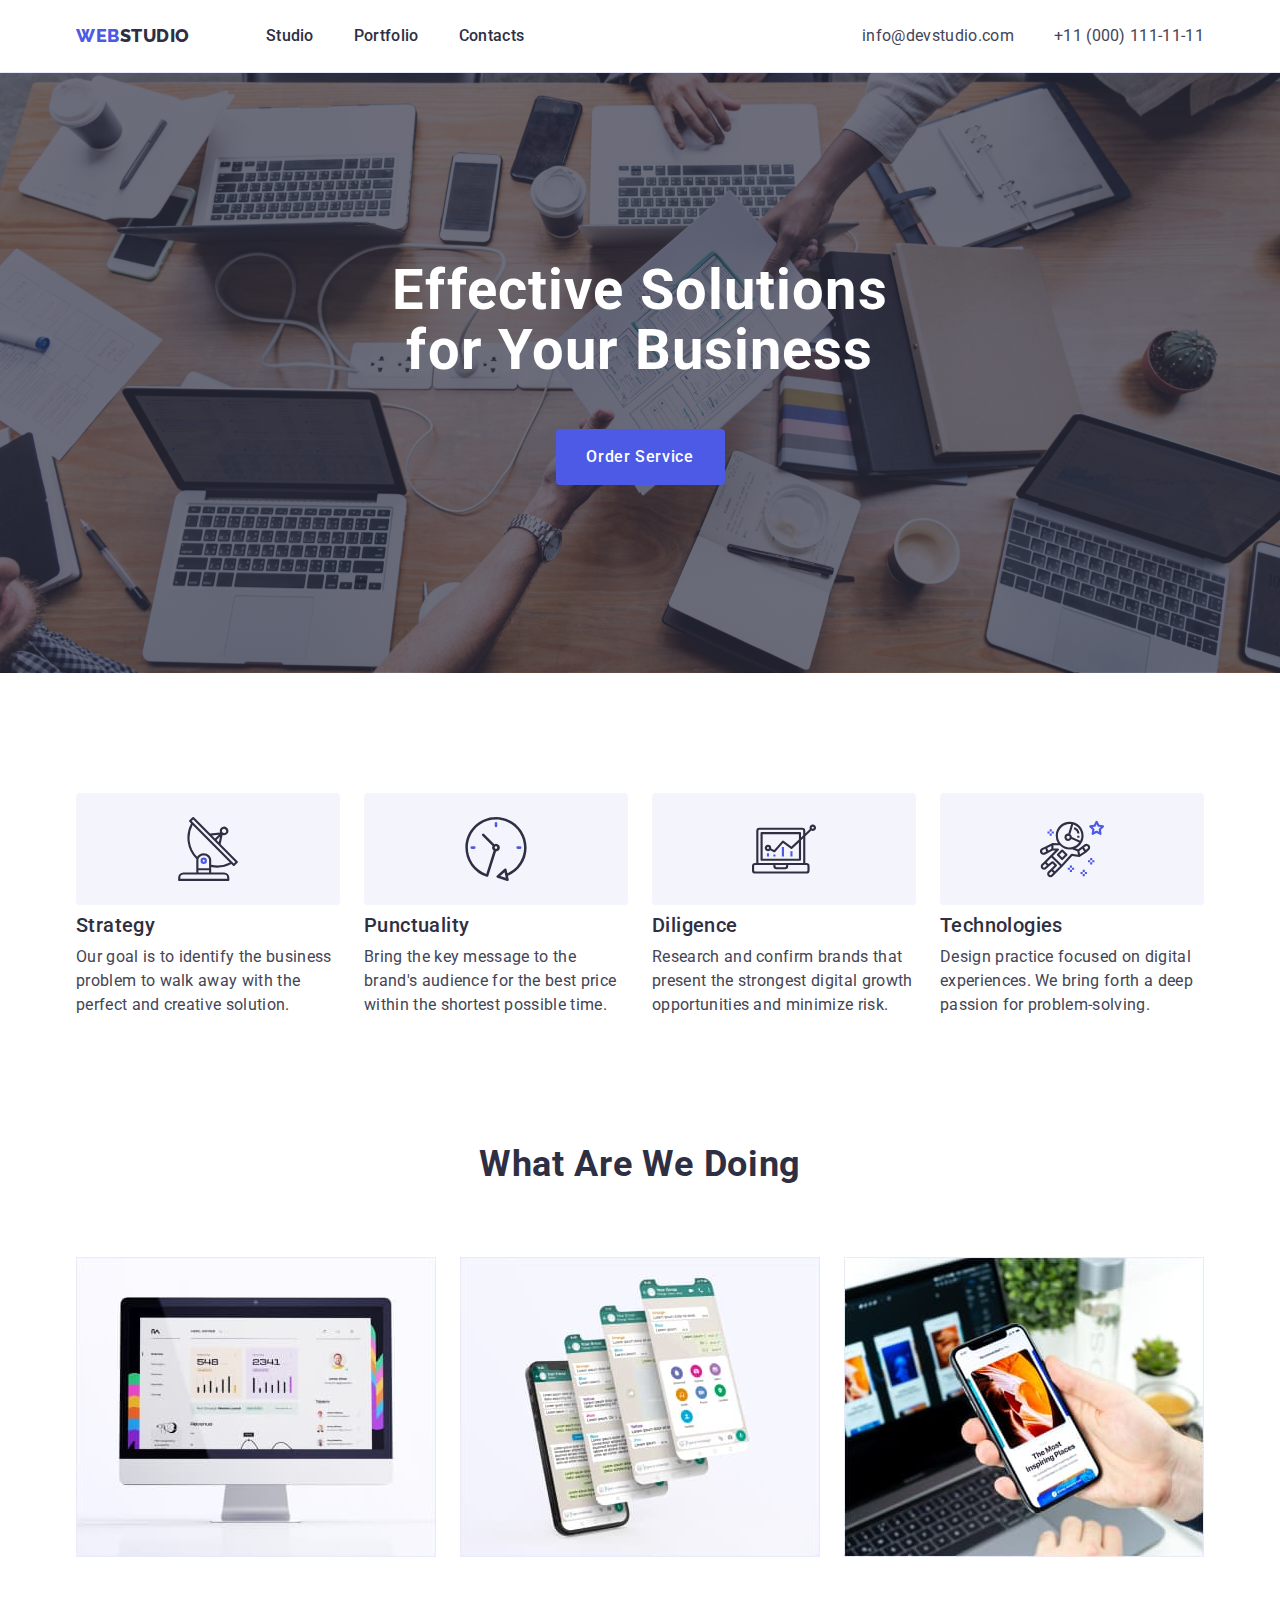
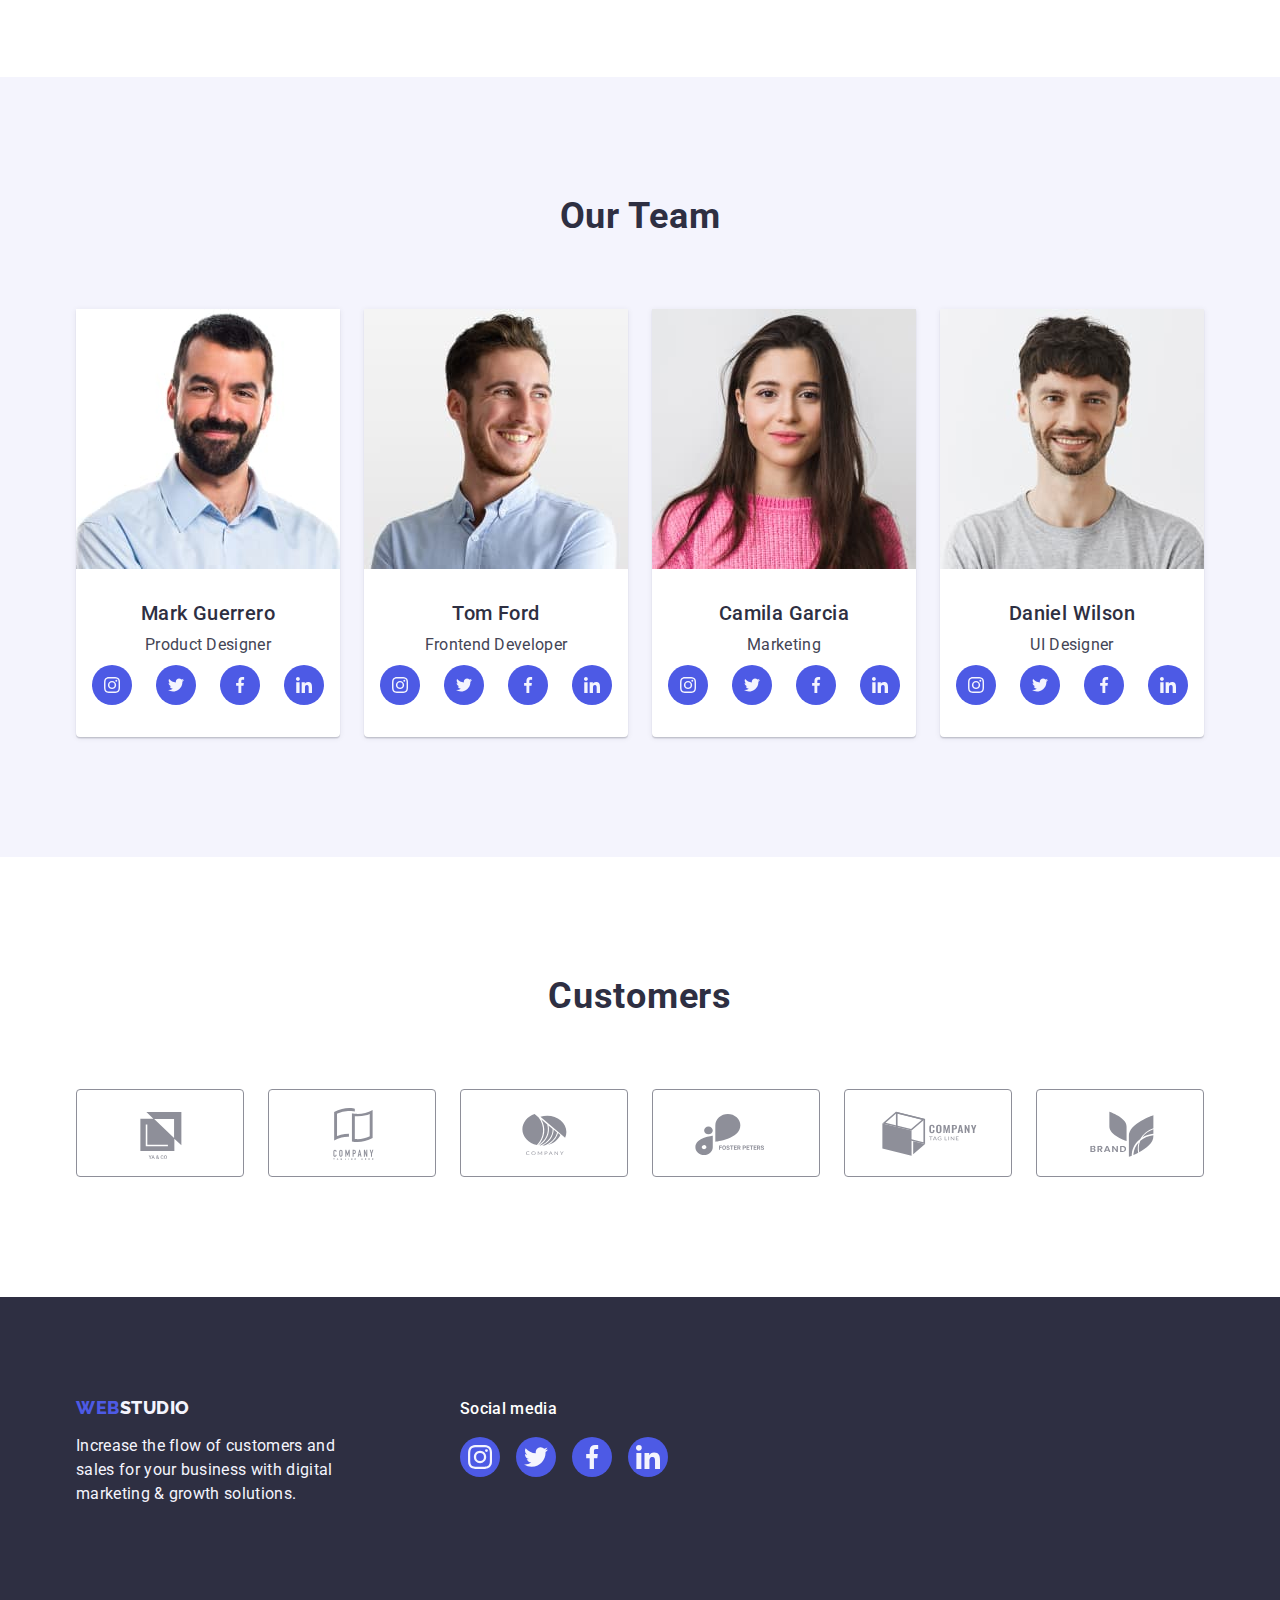
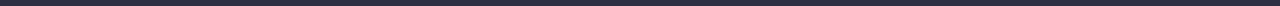
<file: index.html>
<!DOCTYPE html>
<html lang="en">
  <head>
    <meta charset="UTF-8" />
    <meta name="viewport" content="width=device-width, initial-scale=1.0" />
    <title>Document</title>
    <link
      rel="stylesheet"
      href="https://cdnjs.cloudflare.com/ajax/libs/modern-normalize/2.0.0/modern-normalize.min.css"
    />
    <link href="./css/styles.css" rel="stylesheet" />
    <link rel="preconnect" href="https://fonts.googleapis.com" />
    <link rel="preconnect" href="https://fonts.gstatic.com" crossorigin />
    <link
      href="https://fonts.googleapis.com/css2?family=Raleway:wght@800&family=Roboto:wght@400;500;700;900&display=swap"
      rel="stylesheet"
    />
  </head>
  <body>
    <header class="header">
      <div class="header-navigation container">
        <nav class="nav">
          <a class="logo link" href="./index.html">
            Web<span class="highlight-dark">Studio</span></a
          >
          <ul class="menu-nav list">
            <li>
              <a class="menu-nav-item link" href="./index.html">Studio</a>
            </li>
            <li>
              <a class="menu-nav-item link" href="./portfolio.html"
                >Portfolio</a
              >
            </li>
            <li><a class="menu-nav-item link" href="">Contacts</a></li>
          </ul>
        </nav>
        <address class="address-element">
          <ul class="address list">
            <li>
              <a class="contact link" href="mailto:info@devstudio.com"
                >info@devstudio.com</a
              >
            </li>
            <li>
              <a class="contact link" href="tel:+110001111111"
                >+11 (000) 111-11-11</a
              >
            </li>
          </ul>
        </address>
      </div>
    </header>
    <main>
      <section class="first-section section">
        <div class="first-section-container container">
          <h1 class="header-solutions">
            Effective Solutions for Your Business
          </h1>
          <button class="btn-order" type="button">Order Service</button>
        </div>
      </section>
      <section class="goals-section section">
        <div class="container">
          <h2 class="visually-hidden">Goals section</h2>
          <ul class="goals list">
            <li class="goals-list-item">
              <div class="icon">
                <svg width="64" height="64">
                  <use href="./images/icons.svg#icon-antena"></use>
                </svg>
              </div>
              <h3 class="header-third">Strategy</h3>
              <p class="paragraph">
                Our goal is to identify the business problem to walk away with
                the perfect and creative solution.
              </p>
            </li>
            <li class="goals-list-item">
              <div class="icon">
                <svg width="64" height="64">
                  <use href="./images/icons.svg#icon-clock"></use>
                </svg>
              </div>
              <h3 class="header-third">Punctuality</h3>
              <p class="paragraph">
                Bring the key message to the brand's audience for the best price
                within the shortest possible time.
              </p>
            </li>
            <li class="goals-list-item">
              <div class="icon">
                <svg width="64" height="64">
                  <use href="./images/icons.svg#icon-diagram"></use>
                </svg>
              </div>
              <h3 class="header-third">Diligence</h3>
              <p class="paragraph">
                Research and confirm brands that present the strongest digital
                growth opportunities and minimize risk.
              </p>
            </li>
            <li class="goals-list-item">
              <div class="icon">
                <svg width="64" height="64">
                  <use href="./images/icons.svg#icon-astronaut"></use>
                </svg>
              </div>
              <h3 class="header-third">Technologies</h3>
              <p class="paragraph">
                Design practice focused on digital experiences. We bring forth a
                deep passion for problem-solving.
              </p>
            </li>
          </ul>
        </div>
      </section>
      <section class="tasks section">
        <div class="container">
          <h2 class="header-second">What are we doing</h2>
          <ul class="photo-section list">
            <li class="photo-section-item">
              <img
                src="./images/img-1.jpg"
                alt="monitor"
                width="360"
                height="300"
              />
            </li>
            <li class="photo-section-item">
              <img
                src="./images/img-2.jpg"
                alt="phone"
                width="360"
                height="300"
              />
            </li>
            <li class="photo-section-item">
              <img
                src="./images/img-3.jpg"
                alt="computer"
                width="360"
                height="300"
              />
            </li>
          </ul>
        </div>
      </section>
      <section class="our-team section">
        <div class="container">
          <h2 class="header-second">Our Team</h2>
          <ul class="team list">
            <li class="team-list-item">
              <img
                src="./images/mark_guero.jpg"
                alt="Zdjęcie Marka Guerro"
                width="264"
                height="260"
              />
              <div class="name-position">
                <h3 class="header-third name">Mark Guerrero</h3>
                <p class="paragraph position">Product Designer</p>
                <ul class="team-socials">
                  <li class="team-socials-item">
                    <a class="team-socials-link" href="">
                      <svg width="16" height="16" class="team-svg">
                        <use href="./images/icons.svg#icon-instagram"></use>
                      </svg>
                    </a>
                  </li>
                  <li class="team-socials-item">
                    <a class="team-socials-link" href="">
                      <svg width="16" height="16" class="team-svg">
                        <use href="./images/icons.svg#icon-twitter"></use>
                      </svg>
                    </a>
                  </li>
                  <li class="team-socials-item">
                    <a class="team-socials-link" href="">
                      <svg width="16" height="16" class="team-svg">
                        <use href="./images/icons.svg#icon-facebook"></use>
                      </svg>
                    </a>
                  </li>
                  <li class="team-socials-item">
                    <a class="team-socials-link" href="">
                      <svg width="16" height="16" class="team-svg">
                        <use href="./images/icons.svg#icon-linkedin"></use>
                      </svg>
                    </a>
                  </li>
                </ul>
              </div>
            </li>
            <li class="team-list-item">
              <img
                src="./images/tom_ford.jpg"
                alt="Zdjęcie Toma Forda"
                width="264"
                height="260"
              />
              <div class="name-position">
                <h3 class="header-third name">Tom Ford</h3>
                <p class="paragraph position">Frontend Developer</p>
                <ul class="team-socials">
                  <li class="team-socials-item">
                    <a class="team-socials-link" href="">
                      <svg width="16" height="16" class="icon-svg">
                        <use href="./images/icons.svg#icon-instagram"></use>
                      </svg>
                    </a>
                  </li>
                  <li class="team-socials-item">
                    <a class="team-socials-link" href="">
                      <svg width="16" height="16" class="icon-svg">
                        <use href="./images/icons.svg#icon-twitter"></use>
                      </svg>
                    </a>
                  </li>
                  <li class="team-socials-item">
                    <a class="team-socials-link" href="">
                      <svg width="16" height="16" class="icon-svg">
                        <use href="./images/icons.svg#icon-facebook"></use>
                      </svg>
                    </a>
                  </li>
                  <li class="team-socials-item">
                    <a class="team-socials-link" href="">
                      <svg width="16" height="16" class="icon-svg">
                        <use href="./images/icons.svg#icon-linkedin"></use>
                      </svg>
                    </a>
                  </li>
                </ul>
              </div>
            </li>
            <li class="team-list-item">
              <img
                src="./images/camila_garcia.jpg"
                alt=" Zdjęcie Camili Garci"
                width="264"
                height="260"
              />
              <div class="name-position">
                <h3 class="header-third name">Camila Garcia</h3>
                <p class="paragraph position">Marketing</p>
                <ul class="team-socials">
                  <li class="team-socials-item">
                    <a class="team-socials-link" href="">
                      <svg width="16" height="16" class="icon-svg">
                        <use href="./images/icons.svg#icon-instagram"></use>
                      </svg>
                    </a>
                  </li>
                  <li class="team-socials-item">
                    <a class="team-socials-link" href="">
                      <svg width="16" height="16" class="icon-svg">
                        <use href="./images/icons.svg#icon-twitter"></use>
                      </svg>
                    </a>
                  </li>
                  <li class="team-socials-item">
                    <a class="team-socials-link" href="">
                      <svg width="16" height="16" class="icon-svg">
                        <use href="./images/icons.svg#icon-facebook"></use>
                      </svg>
                    </a>
                  </li>
                  <li class="team-socials-item">
                    <a class="team-socials-link" href="">
                      <svg width="16" height="16" class="icon-svg">
                        <use href="./images/icons.svg#icon-linkedin"></use>
                      </svg>
                    </a>
                  </li>
                </ul>
              </div>
            </li>
            <li class="team-list-item">
              <img
                src="./images/daniel_wilson.jpg"
                alt="Zdjęcie Daniela Wilsona"
                width="264"
                height="260"
              />
              <div class="name-position">
                <h3 class="header-third name">Daniel Wilson</h3>
                <p class="paragraph position">UI Designer</p>
                <ul class="team-socials">
                  <li class="team-socials-item">
                    <a class="team-socials-link" href="">
                      <svg width="16" height="16" class="klasa3">
                        <use href="./images/icons.svg#icon-instagram"></use>
                      </svg>
                    </a>
                  </li>
                  <li class="team-socials-item">
                    <a class="team-socials-link" href="">
                      <svg width="16" height="16" class="klasa3">
                        <use href="./images/icons.svg#icon-twitter"></use>
                      </svg>
                    </a>
                  </li>
                  <li class="team-socials-item">
                    <a class="team-socials-link" href="">
                      <svg width="16" height="16" class="klasa3">
                        <use href="./images/icons.svg#icon-facebook"></use>
                      </svg>
                    </a>
                  </li>
                  <li class="team-socials-item">
                    <a class="team-socials-link" href="">
                      <svg width="16" height="16" class="klasa3">
                        <use href="./images/icons.svg#icon-linkedin"></use>
                      </svg>
                    </a>
                  </li>
                </ul>
              </div>
            </li>
          </ul>
        </div>
      </section>
      <section class="customers section">
        <div class="container">
          <h2 class="header-second">Customers</h2>
          <ul class="customers-icons list">
            <li class="customers-icons-item">
              <a class="customers-icons-link" href="">
                <svg width="104" height="56" class="icon-customer">
                  <use href="./images/icons.svg#icon-logo-1"></use>
                </svg>
              </a>
            </li>
            <li class="customers-icons-item">
              <a class="customers-icons-link" href="">
                <svg width="104" height="56" class="icon-customer">
                  <use href="./images/icons.svg#icon-logo-2"></use>
                </svg>
              </a>
            </li>
            <li class="customers-icons-item">
              <a class="customers-icons-link" href="">
                <svg width="104" height="56" class="icon-customer">
                  <use href="./images/icons.svg#icon-logo-3"></use>
                </svg>
              </a>
            </li>
            <li class="customers-icons-item">
              <a class="customers-icons-link" href="">
                <svg width="104" height="56" class="icon-customer">
                  <use href="./images/icons.svg#icon-logo-4"></use>
                </svg>
              </a>
            </li>
            <li class="customers-icons-item">
              <a class="customers-icons-link" href="">
                <svg width="104" height="56" class="icon-customer">
                  <use href="./images/icons.svg#icon-Logo-5"></use>
                </svg>
              </a>
            </li>
            <li class="customers-icons-item">
              <a class="customers-icons-link" href="">
                <svg width="104" height="56" class="icon-customer">
                  <use href="./images/icons.svg#icon-logo-6"></use>
                </svg>
              </a>
            </li>
          </ul>
        </div>
      </section>
      <footer class="footer">
        <div class="container-footer container">
          <div class="content-footer">
            <a class="footer-logo link" href="./index.html">
              Web<span class="highlight-bright">Studio</span></a
            >
            <p class="footer-paragraph">
              Increase the flow of customers and sales for your business with
              digital marketing & growth solutions.
            </p>
          </div>
          <div class="socials-footer">
            <p class="socials-paragraph">Social media</p>
            <ul class="socials-footer-icon">
              <li class="socials-footer-item">
                <a class="socials-footer-link" href="">
                  <svg width="24" height="24" class="icon-svg">
                    <use href="./images/icons.svg#icon-instagram"></use>
                  </svg>
                </a>
              </li>
              <li class="socials-footer-item">
                <a class="socials-footer-link" href="">
                  <svg width="24" height="24" class="icon-svg">
                    <use href="./images/icons.svg#icon-twitter"></use>
                  </svg>
                </a>
              </li>
              <li class="socials-footer-item">
                <a class="socials-footer-link" href="">
                  <svg width="24" height="24" class="icon-svg">
                    <use href="./images/icons.svg#icon-facebook"></use>
                  </svg>
                </a>
              </li>
              <li class="socials-footer-item">
                <a class="socials-footer-link" href="">
                  <svg width="24" height="24" class="icon-svg">
                    <use href="./images/icons.svg#icon-linkedin"></use>
                  </svg>
                </a>
              </li>
            </ul>
          </div>
        </div>
      </footer>
    </main>
  </body>
</html>
</file>
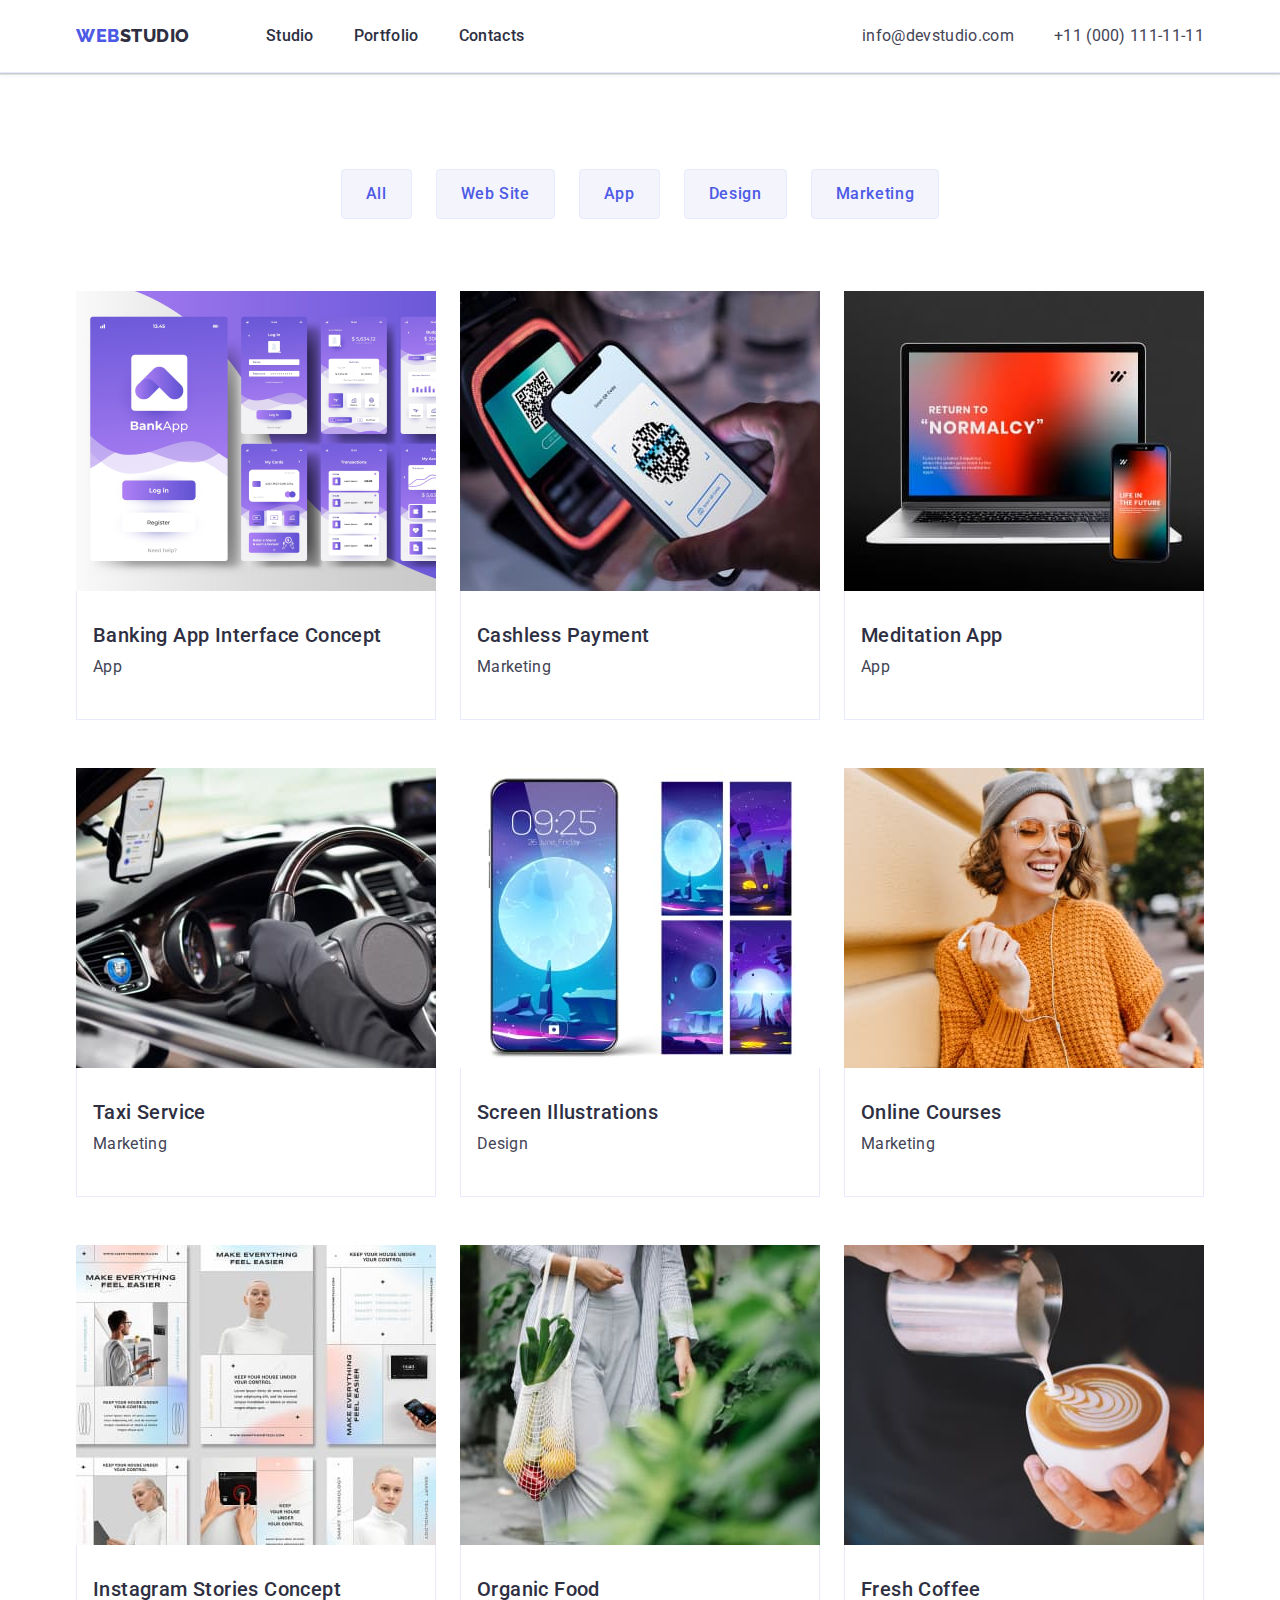
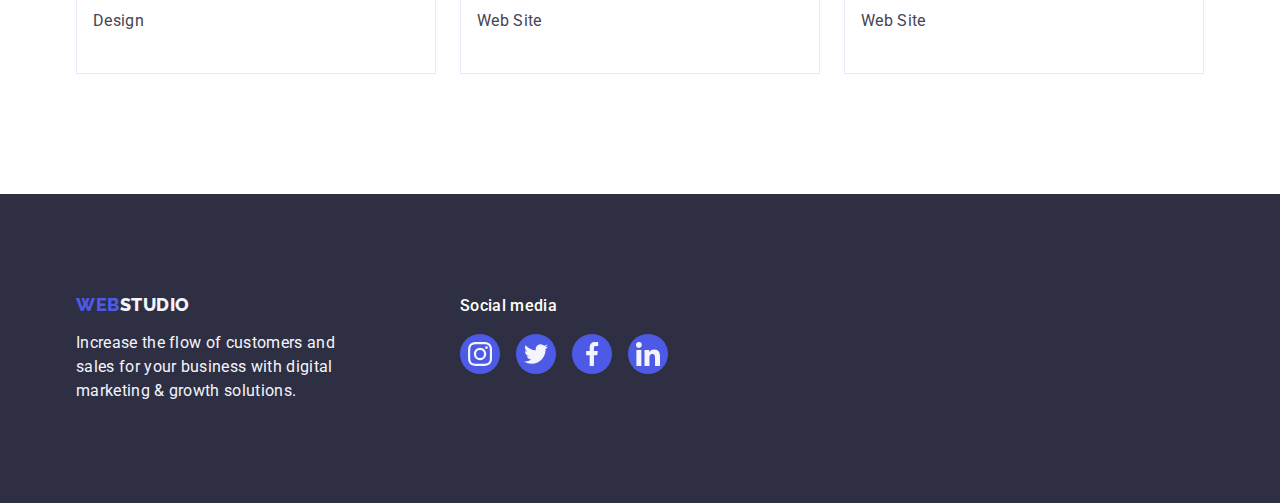
<file: portfolio.html>
<!DOCTYPE html>
<html lang="en">
  <head>
    <meta charset="UTF-8" />
    <meta name="viewport" content="width=device-width, initial-scale=1.0" />
    <title>Document</title>
    <link
      rel="stylesheet"
      href="https://cdnjs.cloudflare.com/ajax/libs/modern-normalize/2.0.0/modern-normalize.min.css"
    />
    <link href="./css/styles.css" rel="stylesheet" />
    <link rel="preconnect" href="https://fonts.googleapis.com" />
    <link rel="preconnect" href="https://fonts.gstatic.com" crossorigin />
    <link
      href="https://fonts.googleapis.com/css2?family=Raleway:wght@800&family=Roboto:wght@400;500;700;900&display=swap"
      rel="stylesheet"
    />
  </head>
  <body>
    <header class="header">
      <div class="header-navigation container">
        <nav class="nav">
          <a class="logo link" href="./index.html">
            Web<span class="highlight-dark">Studio</span></a
          >
          <ul class="menu-nav list">
            <li>
              <a class="menu-nav-item link" href="./index.html">Studio</a>
            </li>
            <li>
              <a class="menu-nav-item link" href="./portfolio.html"
                >Portfolio</a
              >
            </li>
            <li><a class="menu-nav-item link" href="">Contacts</a></li>
          </ul>
        </nav>
        <address class="address-element">
          <ul class="address list">
            <li>
              <a class="contact link" href="mailto:info@devstudio.com"
                >info@devstudio.com</a
              >
            </li>
            <li>
              <a class="contact link" href="tel:+110001111111"
                >+11 (000) 111-11-11</a
              >
            </li>
          </ul>
        </address>
      </div>
    </header>
    <main>
      <section class="portfolio section">
        <div class="container">
          <h1 class="visually-hidden">Header portfolio</h1>
          <ul class="btn list">
            <li><button type="button" class="btn-menu">All</button></li>
            <li><button type="button" class="btn-menu">Web Site</button></li>
            <li><button type="button" class="btn-menu">App</button></li>
            <li><button type="button" class="btn-menu">Design</button></li>
            <li><button type="button" class="btn-menu">Marketing</button></li>
          </ul>
          <ul class="photos list">
            <li class="photos-list-item">
              <a class="photos-link link" href="">
                <img
                  src="./images/banking-app.jpg"
                  alt="banking app"
                  width="360"
                  height="300"
                />
                <div class="description">
                  <h2 class="photos-header">Banking App Interface Concept</h2>
                  <p class="paragraph">App</p>
                </div>
              </a>
            </li>
            <li class="photos-list-item">
              <a class="photos-link link" href="">
                <img
                  src="./images/cashless-payment.jpg"
                  alt="cashless payment"
                  width="360"
                  height="300"
                />
                <div class="description">
                  <h2 class="photos-header">Cashless Payment</h2>
                  <p class="paragraph">Marketing</p>
                </div>
              </a>
            </li>
            <li class="photos-list-item">
              <a class="photos-link link" href="">
                <img
                  src="./images/meditaion-app.jpg"
                  alt="mediation app"
                  width="360"
                  height="300"
                />
                <div class="description">
                  <h2 class="photos-header">Meditation App</h2>
                  <p class="paragraph">App</p>
                </div>
              </a>
            </li>
            <li class="photos-list-item">
              <a class="photos-link link" href="">
                <img
                  src="./images/taxi-service.jpg"
                  alt="taxi"
                  width="360"
                  height="300"
                />
                <div class="description">
                  <h2 class="photos-header">Taxi Service</h2>
                  <p class="paragraph">Marketing</p>
                </div>
              </a>
            </li>
            <li class="photos-list-item">
              <a class="photos-link link">
                <img
                  src="./images/screen-illustrations.jpg"
                  alt="screen illustrations"
                  width="360"
                  height="300"
                />
                <div class="description">
                  <h2 class="photos-header">Screen Illustrations</h2>
                  <p class="paragraph">Design</p>
                </div>
              </a>
            </li>
            <li class="photos-list-item">
              <a class="photos-link link">
                <img
                  src="./images/online-coursers.jpg"
                  alt="online courses"
                  width="360"
                  height="300"
                />
                <div class="description">
                  <h2 class="photos-header">Online Courses</h2>
                  <p class="paragraph">Marketing</p>
                </div>
              </a>
            </li>
            <li class="photos-list-item">
              <a class="photos-link link">
                <img
                  src="./images/instagram-stories-concept.jpg"
                  alt="stories concept"
                  width="360"
                  height="300"
                />
                <div class="description">
                  <h2 class="photos-header">Instagram Stories Concept</h2>
                  <p class="paragraph">Design</p>
                </div>
              </a>
            </li>
            <li class="photos-list-item">
              <a class="photos-link link">
                <img
                  src="./images/organic-food.jpg"
                  alt="organic food"
                  width="360"
                  height="300"
                />
                <div class="description">
                  <h2 class="photos-header">Organic Food</h2>
                  <p class="paragraph">Web Site</p>
                </div>
              </a>
            </li>
            <li class="photos-list-item">
              <a class="photos-link link">
                <img
                  src="./images/fresh-coffee.jpg"
                  alt="cup of coffee"
                  width="360"
                  height="300"
                />
                <div class="description">
                  <h2 class="photos-header">Fresh Coffee</h2>
                  <p class="paragraph">Web Site</p>
                </div>
              </a>
            </li>
          </ul>
        </div>
      </section>
    </main>
    <footer class="footer">
      <div class="container-footer container">
        <div class="content-footer">
          <a class="footer-logo link" href="./index.html">
            Web<span class="highlight-bright">Studio</span></a
          >
          <p class="footer-paragraph">
            Increase the flow of customers and sales for your business with
            digital marketing & growth solutions.
          </p>
        </div>
        <div class="socials-footer">
          <p class="socials-paragraph">Social media</p>
          <ul class="socials-footer-icon">
            <li class="socials-footer-item">
              <a class="socials-footer-link" href="">
                <svg width="24" height="24" class="icon-svg">
                  <use href="./images/icons.svg#icon-instagram"></use>
                </svg>
              </a>
            </li>
            <li class="socials-footer-item">
              <a class="socials-footer-link" href="">
                <svg width="24" height="24" class="icon-svg">
                  <use href="./images/icons.svg#icon-twitter"></use>
                </svg>
              </a>
            </li>
            <li class="socials-footer-item">
              <a class="socials-footer-link" href="">
                <svg width="24" height="24" class="icon-svg">
                  <use href="./images/icons.svg#icon-facebook"></use>
                </svg>
              </a>
            </li>
            <li class="socials-footer-item">
              <a class="socials-footer-link" href="">
                <svg width="24" height="24" class="icon-svg">
                  <use href="./images/icons.svg#icon-linkedin"></use>
                </svg>
              </a>
            </li>
          </ul>
        </div>
      </div>
    </footer>
  </body>
</html>
</file>
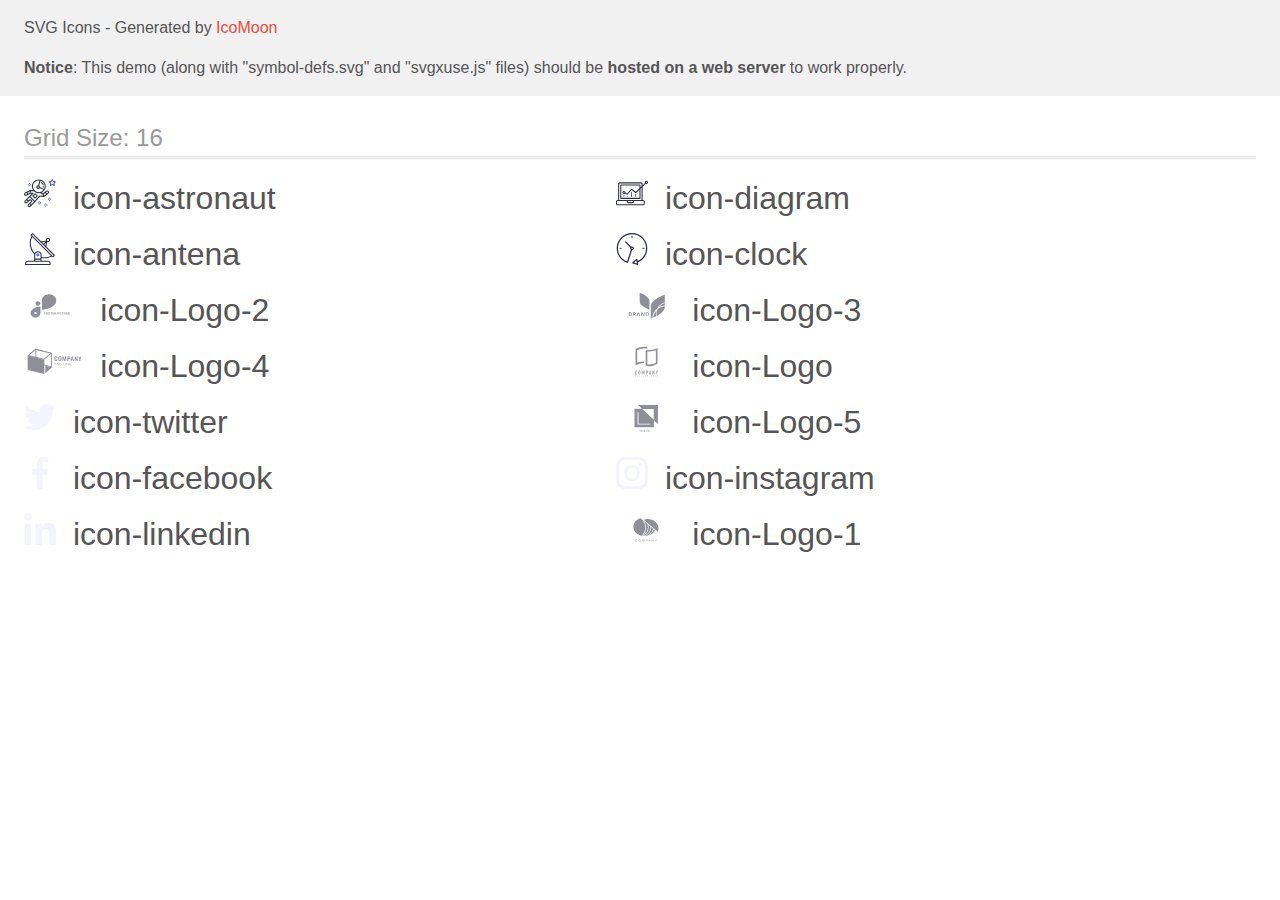
<file: icomoon (1)/demo-external-svg.html>
<!doctype html>
<html>
<head>
    <title>IcoMoon - SVG Icons</title>
    <meta charset="utf-8">
    <meta name="viewport" content="width=device-width, initial-scale=1">
    <link rel="stylesheet" href="demo-files/demo.css">
    <link rel="stylesheet" href="style.css">
</head>
<body>
<header class="bgc1 clearfix">
<div class="mhl">
    <p>SVG Icons - Generated by <a href="https://icomoon.io/app">IcoMoon</a></p><p><strong>Notice</strong>: This demo (along with "symbol-defs.svg" and "svgxuse.js" files) should be <b>hosted on a web server</b> to work properly.</p>
</div>
</header>
    <div class="clearfix mhl ptl">
        <h1 class="mvm mtn fgc1">Grid Size: 16</h1>
        <div class="glyph fs1">
            <div class="clearfix pbs">
                <svg class="icon icon-astronaut"><use xlink:href="symbol-defs.svg#icon-astronaut"></use></svg><span class="name"> icon-astronaut</span>
            </div>
        </div>
        <div class="glyph fs1">
            <div class="clearfix pbs">
                <svg class="icon icon-diagram"><use xlink:href="symbol-defs.svg#icon-diagram"></use></svg><span class="name"> icon-diagram</span>
            </div>
        </div>
        <div class="glyph fs1">
            <div class="clearfix pbs">
                <svg class="icon icon-antena"><use xlink:href="symbol-defs.svg#icon-antena"></use></svg><span class="name"> icon-antena</span>
            </div>
        </div>
        <div class="glyph fs1">
            <div class="clearfix pbs">
                <svg class="icon icon-clock"><use xlink:href="symbol-defs.svg#icon-clock"></use></svg><span class="name"> icon-clock</span>
            </div>
        </div>
        <div class="glyph fs1">
            <div class="clearfix pbs">
                <svg class="icon icon-Logo-2"><use xlink:href="symbol-defs.svg#icon-Logo-2"></use></svg><span class="name"> icon-Logo-2</span>
            </div>
        </div>
        <div class="glyph fs1">
            <div class="clearfix pbs">
                <svg class="icon icon-Logo-3"><use xlink:href="symbol-defs.svg#icon-Logo-3"></use></svg><span class="name"> icon-Logo-3</span>
            </div>
        </div>
        <div class="glyph fs1">
            <div class="clearfix pbs">
                <svg class="icon icon-Logo-4"><use xlink:href="symbol-defs.svg#icon-Logo-4"></use></svg><span class="name"> icon-Logo-4</span>
            </div>
        </div>
        <div class="glyph fs1">
            <div class="clearfix pbs">
                <svg class="icon icon-Logo"><use xlink:href="symbol-defs.svg#icon-Logo"></use></svg><span class="name"> icon-Logo</span>
            </div>
        </div>
        <div class="glyph fs1">
            <div class="clearfix pbs">
                <svg class="icon icon-twitter"><use xlink:href="symbol-defs.svg#icon-twitter"></use></svg><span class="name"> icon-twitter</span>
            </div>
        </div>
        <div class="glyph fs1">
            <div class="clearfix pbs">
                <svg class="icon icon-Logo-5"><use xlink:href="symbol-defs.svg#icon-Logo-5"></use></svg><span class="name"> icon-Logo-5</span>
            </div>
        </div>
        <div class="glyph fs1">
            <div class="clearfix pbs">
                <svg class="icon icon-facebook"><use xlink:href="symbol-defs.svg#icon-facebook"></use></svg><span class="name"> icon-facebook</span>
            </div>
        </div>
        <div class="glyph fs1">
            <div class="clearfix pbs">
                <svg class="icon icon-instagram"><use xlink:href="symbol-defs.svg#icon-instagram"></use></svg><span class="name"> icon-instagram</span>
            </div>
        </div>
        <div class="glyph fs1">
            <div class="clearfix pbs">
                <svg class="icon icon-linkedin"><use xlink:href="symbol-defs.svg#icon-linkedin"></use></svg><span class="name"> icon-linkedin</span>
            </div>
        </div>
        <div class="glyph fs1">
            <div class="clearfix pbs">
                <svg class="icon icon-Logo-1"><use xlink:href="symbol-defs.svg#icon-Logo-1"></use></svg><span class="name"> icon-Logo-1</span>
            </div>
        </div>
  </div>
<script defer src="svgxuse.js"></script>
</body>
</html>
</file>
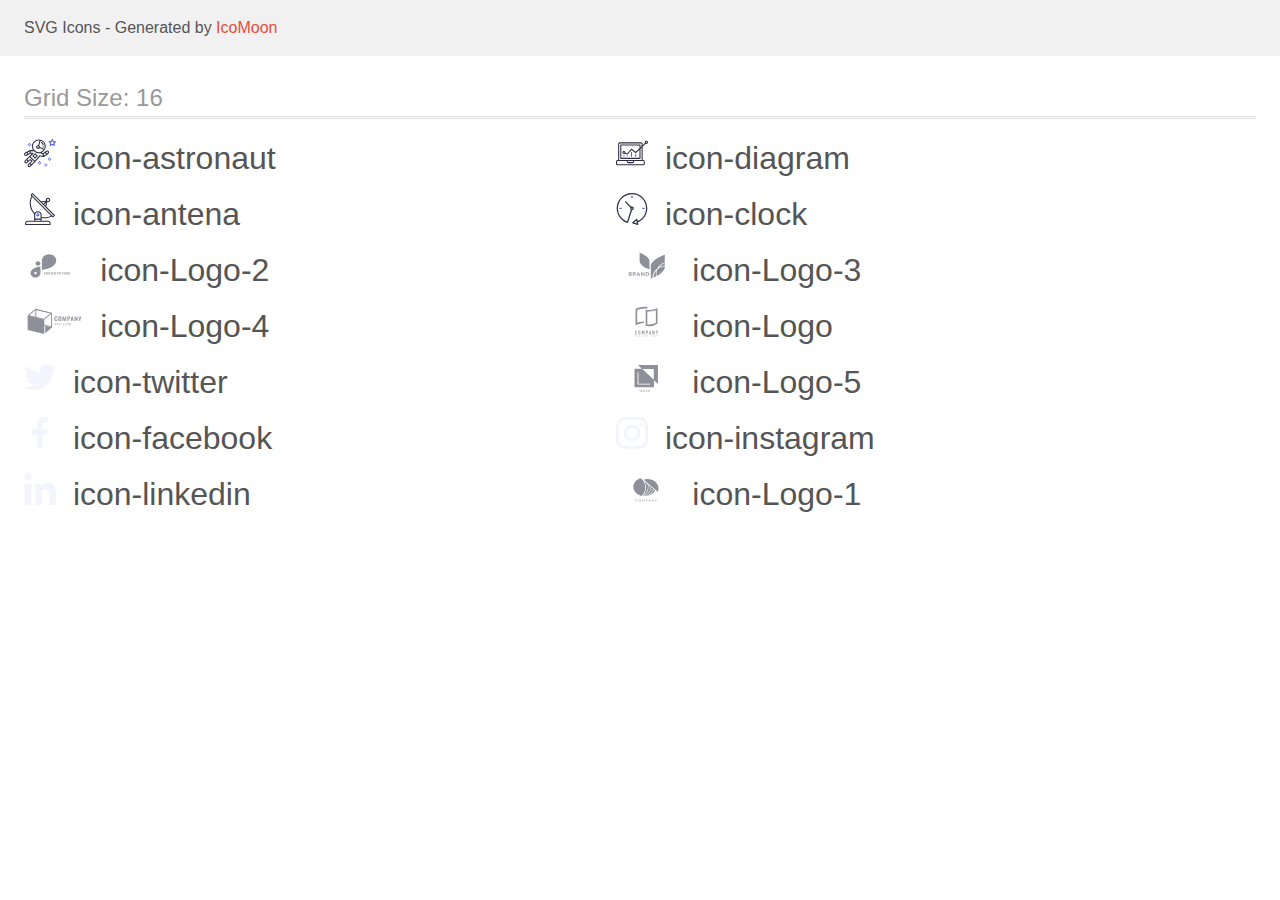
<file: icomoon (1)/demo.html>
<!doctype html>
<html>
<head>
    <title>IcoMoon - SVG Icons</title>
    <meta charset="utf-8">
    <meta name="viewport" content="width=device-width, initial-scale=1">
    <link rel="stylesheet" href="demo-files/demo.css">
    <link rel="stylesheet" href="style.css">
</head>
<body>
<svg aria-hidden="true" style="position: absolute; width: 0; height: 0; overflow: hidden;" version="1.1" xmlns="http://www.w3.org/2000/svg" xmlns:xlink="http://www.w3.org/1999/xlink">
<defs>
<symbol id="icon-astronaut" viewBox="0 0 32 32">
<path fill="#4d5ae5" style="fill: var(--color1, #4d5ae5)" d="M31.974 4.524c-0.063-0.193-0.229-0.333-0.43-0.363l-1.91-0.278-0.855-1.731c-0.179-0.365-0.777-0.365-0.956 0l-0.855 1.731-1.91 0.278c-0.201 0.029-0.367 0.17-0.431 0.363-0.062 0.193-0.011 0.405 0.135 0.547l1.383 1.348-0.326 1.903c-0.034 0.2 0.048 0.402 0.212 0.522 0.166 0.121 0.382 0.135 0.562 0.040l1.709-0.899 1.709 0.899c0.078 0.041 0.164 0.061 0.249 0.061 0.11 0 0.221-0.034 0.314-0.102 0.164-0.119 0.246-0.322 0.212-0.522l-0.326-1.903 1.383-1.348c0.145-0.142 0.197-0.354 0.135-0.547zM29.511 5.851c-0.125 0.122-0.183 0.299-0.153 0.472l0.191 1.114-1-0.526c-0.078-0.041-0.163-0.061-0.249-0.061s-0.17 0.020-0.249 0.061l-1.001 0.526 0.191-1.114c0.030-0.173-0.028-0.349-0.153-0.472l-0.81-0.789 1.119-0.163c0.174-0.025 0.324-0.134 0.402-0.292l0.5-1.013 0.5 1.013c0.078 0.157 0.228 0.267 0.402 0.292l1.119 0.163-0.809 0.789z"></path>
<path fill="#4d5ae5" style="fill: var(--color1, #4d5ae5)" d="M26.134 20.522h-1.067v1.067h1.067v-1.067z"></path>
<path fill="#4d5ae5" style="fill: var(--color1, #4d5ae5)" d="M26.134 22.656h-1.067v1.067h1.067v-1.067z"></path>
<path fill="#4d5ae5" style="fill: var(--color1, #4d5ae5)" d="M27.2 21.589h-1.067v1.067h1.067v-1.067z"></path>
<path fill="#4d5ae5" style="fill: var(--color1, #4d5ae5)" d="M25.067 21.589h-1.067v1.067h1.067v-1.067z"></path>
<path fill="#4d5ae5" style="fill: var(--color1, #4d5ae5)" d="M22.4 26.389h-1.067v1.067h1.067v-1.067z"></path>
<path fill="#4d5ae5" style="fill: var(--color1, #4d5ae5)" d="M22.4 28.522h-1.067v1.067h1.067v-1.067z"></path>
<path fill="#4d5ae5" style="fill: var(--color1, #4d5ae5)" d="M23.467 27.456h-1.067v1.067h1.067v-1.067z"></path>
<path fill="#4d5ae5" style="fill: var(--color1, #4d5ae5)" d="M21.333 27.456h-1.067v1.067h1.067v-1.067z"></path>
<path fill="#4d5ae5" style="fill: var(--color1, #4d5ae5)" d="M16 24.256h-1.067v1.067h1.067v-1.067z"></path>
<path fill="#4d5ae5" style="fill: var(--color1, #4d5ae5)" d="M16 26.389h-1.067v1.067h1.067v-1.067z"></path>
<path fill="#4d5ae5" style="fill: var(--color1, #4d5ae5)" d="M17.067 25.322h-1.067v1.067h1.067v-1.067z"></path>
<path fill="#4d5ae5" style="fill: var(--color1, #4d5ae5)" d="M14.933 25.322h-1.067v1.067h1.067v-1.067z"></path>
<path fill="#4d5ae5" style="fill: var(--color1, #4d5ae5)" d="M5.867 6.122h-1.067v1.067h1.067v-1.067z"></path>
<path fill="#4d5ae5" style="fill: var(--color1, #4d5ae5)" d="M5.867 8.255h-1.067v1.067h1.067v-1.067z"></path>
<path fill="#4d5ae5" style="fill: var(--color1, #4d5ae5)" d="M6.933 7.189h-1.067v1.067h1.067v-1.067z"></path>
<path fill="#4d5ae5" style="fill: var(--color1, #4d5ae5)" d="M4.8 7.189h-1.067v1.067h1.067v-1.067z"></path>
<path fill="#2e2f42" style="fill: var(--color2, #2e2f42)" d="M24.715 14.159c-0.287-0.388-0.709-0.637-1.188-0.705-0.481-0.068-0.956 0.058-1.34 0.352l-1.252 0.96-1.898 1.417-1.358-0.541c2.421-1.086 4.114-3.508 4.114-6.32 0-3.823-3.123-6.933-6.961-6.933s-6.961 3.11-6.961 6.933c0 1.386 0.414 2.674 1.12 3.758l-2.764-0.024c-0.002 0-0.003 0-0.005 0-0.009 0-0.015 0.004-0.023 0.005-0.053 0.002-0.105 0.013-0.155 0.031-0.013 0.005-0.026 0.008-0.038 0.013-0.006 0.003-0.013 0.003-0.019 0.006l-3.233 1.596c-0.001 0-0.001 0-0.001 0.001l-1.893 0.911c-0.021 0.009-0.042 0.021-0.063 0.035-0.755 0.502-1.012 1.489-0.598 2.295 0.22 0.429 0.595 0.745 1.056 0.889 0.178 0.055 0.359 0.083 0.539 0.083 0.29 0 0.577-0.071 0.839-0.211l1.388-0.738 2.264-1.169 1.357-0.008-5.442 5.416c-0.001 0.001-0.001 0.001-0.002 0.001l-1.339 1.333c-0.316 0.315-0.49 0.732-0.49 1.178s0.174 0.863 0.49 1.179c0.325 0.323 0.752 0.485 1.179 0.485s0.854-0.162 1.18-0.485l1.314-1.309 1.741-1.3 0.901 0.897-1.762 1.754c-0 0.001-0.001 0.001-0.002 0.001l-1.339 1.333c-0.316 0.315-0.49 0.732-0.49 1.178s0.174 0.863 0.49 1.179c0.325 0.323 0.753 0.485 1.18 0.485s0.855-0.162 1.18-0.485l3.482-3.467c0.001-0.001 0.001-0.001 0.001-0.002l1.010-1-0.004-0.004c0.006-0.006 0.015-0.009 0.022-0.015l5.166-5.658 3.471 0.494c0.025 0.004 0.050 0.005 0.075 0.005 0.065 0 0.127-0.015 0.187-0.038 0.018-0.006 0.033-0.015 0.050-0.023 0.019-0.010 0.039-0.015 0.058-0.027l3.213-2.133c0.012-0.008 0.018-0.021 0.029-0.029 0.013-0.010 0.029-0.014 0.041-0.026l1.271-1.191c0.662-0.62 0.753-1.635 0.212-2.362zM2.13 17.77c-0.173 0.093-0.37 0.111-0.558 0.052-0.187-0.058-0.338-0.186-0.427-0.358-0.161-0.314-0.068-0.695 0.214-0.902l1.314-0.632 0.449 1.313-0.992 0.527zM5.628 15.942l-1.548 0.8-0.439-1.283 2.027-1.001-0.040 1.484zM20.727 9.322c0 0.918-0.219 1.785-0.599 2.559l-4.181-1.899c-0.044-0.573-0.341-1.075-0.788-1.388l1.464-4.86c2.378 0.756 4.105 2.974 4.105 5.588zM8.938 9.322c0-3.235 2.644-5.867 5.894-5.867 0.253 0 0.5 0.021 0.745 0.052l-1.432 4.754c-0.019-0.001-0.037-0.006-0.057-0.006-1.033 0-1.873 0.837-1.873 1.867s0.84 1.867 1.873 1.867c0.694 0 1.294-0.383 1.618-0.945l3.862 1.755c-1.075 1.446-2.795 2.39-4.737 2.39-3.25 0-5.894-2.632-5.894-5.867zM14.894 10.122c0 0.441-0.362 0.8-0.806 0.8s-0.806-0.359-0.806-0.8c0-0.441 0.362-0.8 0.806-0.8s0.806 0.359 0.806 0.8zM2.465 25.146c-0.236 0.234-0.619 0.234-0.854 0.001-0.114-0.114-0.176-0.263-0.176-0.423s0.062-0.309 0.176-0.421l0.962-0.958 0.851 0.848-0.959 0.955zM5.679 28.88c-0.236 0.234-0.619 0.235-0.855 0.001-0.114-0.114-0.176-0.263-0.176-0.423s0.062-0.309 0.176-0.421l0.963-0.959 0.852 0.848-0.96 0.955zM9.16 25.411c-0.001 0-0.001 0-0.002 0.001l-1.765 1.76-0.852-0.848 1.763-1.755c0 0 0 0 0-0s0.001-0.001 0.002-0.001c0.040-0.040 0.065-0.088 0.090-0.135 0.007-0.014 0.020-0.026 0.026-0.040 0.017-0.041 0.019-0.085 0.026-0.129 0.003-0.025 0.014-0.047 0.014-0.073 0-0.036-0.013-0.070-0.020-0.106-0.006-0.032-0.006-0.065-0.019-0.095-0.020-0.050-0.055-0.094-0.091-0.138-0.010-0.012-0.014-0.027-0.025-0.038 0 0 0 0-0.001 0s-0.001-0.002-0.001-0.002l-1.607-1.6c-0.017-0.017-0.039-0.024-0.058-0.038-0.028-0.022-0.055-0.042-0.087-0.058-0.030-0.015-0.061-0.024-0.093-0.033-0.034-0.010-0.067-0.017-0.103-0.020-0.033-0.002-0.063 0.001-0.095 0.005-0.036 0.004-0.069 0.009-0.104 0.020-0.034 0.011-0.063 0.027-0.094 0.045-0.020 0.011-0.042 0.015-0.061 0.029l-1.773 1.324-0.901-0.897 2.399-2.386 4.361 4.289-0.928 0.919zM15.979 18.394c-0.015-0.002-0.030 0.004-0.045 0.003-0.039-0.002-0.076 0.001-0.115 0.007-0.030 0.005-0.059 0.011-0.088 0.021-0.034 0.012-0.065 0.028-0.097 0.047-0.030 0.018-0.057 0.037-0.083 0.061-0.013 0.011-0.028 0.017-0.040 0.029l-4.698 5.146-4.328-4.257 2.833-2.818c0.209-0.208 0.21-0.546 0.002-0.755-0.105-0.105-0.243-0.157-0.381-0.156v-0.001l-2.219 0.013 0.028-1.607 3.104 0.027c1.265 1.294 3.029 2.101 4.981 2.101 0.437 0 0.864-0.045 1.279-0.123 0.040 0.032 0.079 0.065 0.13 0.085l2.41 0.96 0.152 0.758 0.178 0.885-3.003-0.427zM20.020 18.572l-0.313-1.558 1.446-1.080 0.947 1.257-2.080 1.381zM23.774 15.741l-0.838 0.785-0.931-1.236 0.831-0.637c0.155-0.119 0.351-0.168 0.543-0.143 0.193 0.027 0.364 0.128 0.48 0.284 0.217 0.292 0.18 0.699-0.085 0.947z"></path>
<path fill="#2e2f42" style="fill: var(--color2, #2e2f42)" d="M13.602 18.544l-2.143-2.133c-0.207-0.207-0.545-0.207-0.753 0l-2.142 2.133c-0.1 0.101-0.157 0.236-0.157 0.378s0.056 0.278 0.157 0.378l2.142 2.133c0.104 0.103 0.241 0.155 0.377 0.155s0.273-0.052 0.376-0.155l2.143-2.133c0.1-0.1 0.157-0.236 0.157-0.378s-0.057-0.278-0.157-0.378zM11.083 20.303l-1.387-1.381 1.387-1.381 1.387 1.381-1.387 1.381z"></path>
<path fill="#2e2f42" style="fill: var(--color2, #2e2f42)" d="M17.164 5.071l-0.258 1.036c0.071 0.018 1.738 0.452 1.738 2.149h1.067c-0-2.017-1.666-2.965-2.547-3.185z"></path>
<path fill="#2e2f42" style="fill: var(--color2, #2e2f42)" d="M19.711 9.322h-1.067v1.067h1.067v-1.067z"></path>
</symbol>
<symbol id="icon-diagram" viewBox="0 0 32 32">
<path fill="#4d5ae5" style="fill: var(--color1, #4d5ae5)" d="M14.926 14.965h1.066v4.798h-1.066v-4.797z"></path>
<path fill="#4d5ae5" style="fill: var(--color1, #4d5ae5)" d="M19.19 17.097h1.066v2.665h-1.066v-2.665z"></path>
<path fill="#4d5ae5" style="fill: var(--color1, #4d5ae5)" d="M10.661 18.696h1.066v1.066h-1.066v-1.066z"></path>
<path fill="#4d5ae5" style="fill: var(--color1, #4d5ae5)" d="M7.463 18.163h1.066v1.599h-1.066v-1.599z"></path>
<path fill="#2e2f42" style="fill: var(--color2, #2e2f42)" d="M1.599 28.291h25.587c0.883 0 1.599-0.716 1.599-1.599v-2.132c0-0.883-0.716-1.599-1.599-1.599h-0.533v-13.293l3.028-2.868c0.703 0.346 1.553 0.136 2.013-0.499s0.396-1.508-0.152-2.068-1.42-0.644-2.065-0.198c-0.644 0.446-0.873 1.292-0.542 2.002l-2.281 2.163v-1.23c0-0.883-0.716-1.599-1.599-1.599h-21.322c-0.883 0-1.599 0.716-1.599 1.599v15.992h-0.533c-0.883 0-1.599 0.716-1.599 1.599v2.132c0 0.883 0.716 1.599 1.599 1.599zM30.384 4.837c0.294 0 0.533 0.239 0.533 0.533s-0.239 0.533-0.533 0.533c-0.294 0-0.533-0.239-0.533-0.533s0.239-0.533 0.533-0.533zM3.198 6.969c0-0.294 0.239-0.533 0.533-0.533h21.322c0.294 0 0.533 0.239 0.533 0.533v2.239l-1.066 1.013v-2.186c0-0.294-0.239-0.533-0.533-0.533h-19.19c-0.294 0-0.533 0.239-0.533 0.533v13.326c0 0.294 0.239 0.533 0.533 0.533h19.19c0.294 0 0.533-0.239 0.533-0.533v-9.674l1.066-1.010v12.284h-22.388v-15.992zM7.996 13.899c-0.721-0.002-1.354 0.478-1.546 1.174s0.105 1.433 0.725 1.801c0.62 0.368 1.41 0.276 1.928-0.226l1.853 0.93c0.215 0.108 0.476 0.057 0.636-0.123l3.939-4.431 3.872 2.901c0.208 0.156 0.498 0.139 0.686-0.039l3.365-3.188v8.131h-18.124v-12.26h18.124v2.66l-3.771 3.572-3.904-2.927c-0.222-0.166-0.534-0.135-0.718 0.072l-3.993 4.493-1.493-0.746c0.011-0.064 0.018-0.129 0.020-0.193 0-0.883-0.716-1.599-1.599-1.599zM8.529 15.498c0 0.294-0.239 0.533-0.533 0.533s-0.533-0.239-0.533-0.533c0-0.294 0.239-0.533 0.533-0.533s0.533 0.239 0.533 0.533zM11.727 24.027h5.331v0.533c0 0.294-0.239 0.533-0.533 0.533h-4.264c-0.294 0-0.533-0.239-0.533-0.533v-0.533zM1.066 24.56c0-0.294 0.239-0.533 0.533-0.533h9.062v0.533c0 0.883 0.716 1.599 1.599 1.599h4.264c0.883 0 1.599-0.716 1.599-1.599v-0.533h9.062c0.294 0 0.533 0.239 0.533 0.533v2.132c0 0.294-0.239 0.533-0.533 0.533h-25.587c-0.294 0-0.533-0.239-0.533-0.533v-2.132z"></path>
</symbol>
<symbol id="icon-antena" viewBox="0 0 32 32">
<path fill="#2e2f42" style="fill: var(--color2, #2e2f42)" d="M30.773 22.098l-8.443-8.505 0.937-4.615c0.242 0.094 0.499 0.144 0.758 0.146h0.006c1.192 0.014 2.17-0.941 2.184-2.133s-0.941-2.17-2.133-2.184c-1.192-0.014-2.17 0.941-2.184 2.133-0.003 0.255 0.039 0.509 0.125 0.749l-4.96 0.605-8.091-8.133c-0.099-0.101-0.235-0.159-0.377-0.16-0.14 0.001-0.274 0.056-0.373 0.155l-1.513 1.504c-0.208 0.208-0.208 0.546 0 0.754l0.814 0.826c-3.153 5.798-2.129 12.978 2.519 17.663 0.043 0.041 0.092 0.074 0.146 0.098-0.034 0.18-0.051 0.364-0.052 0.547v6.187h-6.4c-1.472 0.002-2.665 1.195-2.667 2.667v1.067c0 0.295 0.239 0.533 0.533 0.533h24.533c0.295 0 0.533-0.239 0.533-0.533v-1.067c-0.002-1.472-1.195-2.665-2.667-2.667h-6.4v-2.742c1.003 0.21 2.024 0.317 3.049 0.32 2.458-0.003 4.877-0.615 7.040-1.783l0.818 0.823c0.099 0.101 0.235 0.159 0.377 0.16 0.14-0.001 0.274-0.056 0.373-0.155l1.513-1.504c0.208-0.208 0.208-0.546 0-0.754zM23.28 6.233c0.418-0.415 1.093-0.414 1.509 0.004s0.414 1.093-0.004 1.508c-0.2 0.199-0.47 0.31-0.752 0.31h-0.003c-0.589-0.003-1.064-0.483-1.061-1.072 0.002-0.282 0.115-0.552 0.314-0.751h-0.002zM22.024 9.738l-0.598 2.946-1.175-1.182 1.774-1.763zM21.419 8.836l-1.92 1.909-1.485-1.493 3.405-0.415zM24.004 28.8c0.884 0 1.6 0.716 1.6 1.6v0.533h-23.467v-0.533c0-0.884 0.716-1.6 1.6-1.6h20.267zM16.537 26.667v1.067h-5.333v-1.067h5.333zM11.204 25.6v-4.053c0-1.294 1.196-2.347 2.667-2.347s2.667 1.053 2.667 2.347v4.053h-5.333zM17.604 23.904v-2.357c0-1.882-1.675-3.413-3.733-3.413-1.331-0.020-2.576 0.657-3.281 1.786-4.058-4.274-4.971-10.645-2.279-15.887l18.602 18.708c-2.872 1.461-6.165 1.873-9.309 1.163zM28.893 23.22l-21.057-21.181 0.755-0.752 7.935 7.98c0.004 0 0.006 0.007 0.010 0.010l13.115 13.191-0.757 0.752z"></path>
<path fill="#4d5ae5" style="fill: var(--color1, #4d5ae5)" d="M13.876 20.267h-0.005c-0.884-0.001-1.601 0.714-1.602 1.598s0.714 1.601 1.598 1.602h0.005c0.884 0.001 1.601-0.714 1.602-1.598s-0.714-1.601-1.598-1.602zM14.249 22.245c-0.1 0.1-0.236 0.156-0.378 0.155-0.295-0.002-0.532-0.242-0.531-0.536 0.001-0.141 0.057-0.276 0.157-0.375s0.233-0.154 0.373-0.155c0.295 0.002 0.532 0.242 0.531 0.536-0.001 0.141-0.057 0.276-0.157 0.375h0.005z"></path>
</symbol>
<symbol id="icon-clock" viewBox="0 0 32 32">
<path fill="#2e2f42" style="fill: var(--color2, #2e2f42)" d="M31.297 15.301c-0.002-8.452-6.855-15.303-15.308-15.301s-15.303 6.855-15.301 15.308c0.001 6.658 4.307 12.551 10.649 14.576 0.061 0.019 0.124 0.029 0.187 0.029 0.121-0 0.239-0.032 0.342-0.094 0.135-0.080 0.236-0.207 0.283-0.356l3.865-12.25c1.057-0.005 1.909-0.866 1.903-1.923s-0.866-1.909-1.923-1.903c-0.284 0.001-0.565 0.067-0.82 0.191l-5.106-5.107c-0.253-0.245-0.657-0.238-0.902 0.016-0.239 0.247-0.239 0.639 0 0.886l5.103 5.109c-0.392 0.799-0.168 1.764 0.536 2.309l-3.683 11.673c-7.278-2.681-11.004-10.754-8.323-18.032s10.754-11.004 18.032-8.323c7.278 2.681 11.004 10.754 8.323 18.032-1.31 3.556-4.001 6.431-7.462 7.973l-0.398-1.874c-0.073-0.345-0.411-0.565-0.756-0.492-0.109 0.023-0.209 0.074-0.293 0.148l-3.837 3.426c-0.263 0.234-0.287 0.637-0.052 0.9 0.076 0.085 0.174 0.149 0.283 0.184l4.899 1.564c0.335 0.108 0.694-0.077 0.802-0.412 0.034-0.106 0.040-0.219 0.017-0.328l-0.391-1.839c5.664-2.388 9.342-7.942 9.329-14.089zM15.992 14.664c0.352 0 0.638 0.286 0.638 0.638s-0.286 0.638-0.638 0.638c-0.352 0-0.638-0.285-0.638-0.638s0.285-0.638 0.638-0.638zM18.093 29.528l2.184-1.948 0.603 2.84-2.787-0.892z"></path>
<path fill="#4d5ae5" style="fill: var(--color1, #4d5ae5)" d="M15.354 3.185v1.275c0 0.352 0.285 0.638 0.638 0.638s0.638-0.285 0.638-0.638v-1.275c0-0.352-0.286-0.638-0.638-0.638s-0.638 0.286-0.638 0.638z"></path>
<path fill="#4d5ae5" style="fill: var(--color1, #4d5ae5)" d="M3.876 14.664c-0.352 0-0.638 0.286-0.638 0.638s0.285 0.638 0.638 0.638h1.275c0.352 0 0.638-0.285 0.638-0.638s-0.285-0.638-0.638-0.638h-1.275z"></path>
<path fill="#4d5ae5" style="fill: var(--color1, #4d5ae5)" d="M28.108 15.939c0.352 0 0.638-0.285 0.638-0.638s-0.285-0.638-0.638-0.638h-1.275c-0.352 0-0.638 0.286-0.638 0.638s0.286 0.638 0.638 0.638h1.275z"></path>
</symbol>
<symbol id="icon-Logo-2" viewBox="0 0 59 32">
<path fill="#8e8f99" style="fill: var(--color3, #8e8f99)" d="M13.759 12.296h-0.002c-1.363 0-2.468 0.996-2.468 2.225v0.002c0 1.229 1.105 2.225 2.468 2.225h0.002c1.363 0 2.468-0.996 2.468-2.225v-0.002c0-1.229-1.105-2.225-2.468-2.225z"></path>
<path fill="#8e8f99" style="fill: var(--color3, #8e8f99)" d="M31.978 11.585c-0.004-1.707-0.758-3.343-2.096-4.551s-3.153-1.887-5.047-1.891v0c-1.894 0.003-3.709 0.683-5.049 1.89s-2.094 2.844-2.098 4.552v9.414c0 0 14.288-1.435 14.289-9.412v-0.001z"></path>
<path fill="#8e8f99" style="fill: var(--color3, #8e8f99)" d="M6.286 24.088c0.003 1.188 0.528 2.326 1.46 3.166s2.194 1.314 3.511 1.317c1.317-0.003 2.579-0.477 3.511-1.317s1.456-1.978 1.46-3.165v-6.55c0 0-9.942 0.999-9.942 6.549zM11.257 25.262c-0.258 0-0.509-0.069-0.723-0.198s-0.381-0.312-0.479-0.527-0.124-0.45-0.074-0.678c0.050-0.228 0.174-0.437 0.356-0.601s0.414-0.276 0.666-0.321c0.252-0.045 0.514-0.022 0.752 0.067s0.441 0.239 0.584 0.432c0.143 0.193 0.219 0.42 0.219 0.652 0.001 0.154-0.033 0.308-0.098 0.451s-0.161 0.273-0.282 0.382c-0.121 0.109-0.265 0.196-0.423 0.256s-0.328 0.090-0.499 0.090v-0.004z"></path>
<path fill="#8e8f99" style="fill: var(--color3, #8e8f99)" d="M20.348 23.151v2.438h-0.502v-2.438h0.502zM21.319 24.193v0.392h-1.108v-0.392h1.108zM21.436 23.151v0.393h-1.225v-0.393h1.225zM23.73 24.313v0.116c0 0.185-0.025 0.352-0.075 0.499s-0.121 0.273-0.213 0.377c-0.091 0.103-0.201 0.181-0.328 0.236-0.126 0.055-0.266 0.082-0.42 0.082-0.153 0-0.293-0.027-0.42-0.082-0.126-0.055-0.235-0.133-0.328-0.236-0.093-0.104-0.165-0.229-0.216-0.377-0.050-0.147-0.075-0.314-0.075-0.499v-0.116c0-0.186 0.025-0.353 0.075-0.499 0.050-0.147 0.121-0.273 0.213-0.377 0.093-0.104 0.202-0.183 0.328-0.238 0.127-0.055 0.267-0.082 0.42-0.082 0.154 0 0.294 0.027 0.42 0.082 0.127 0.055 0.237 0.134 0.328 0.238 0.093 0.104 0.164 0.229 0.214 0.377 0.051 0.146 0.077 0.312 0.077 0.499zM23.222 24.429v-0.119c0-0.13-0.012-0.243-0.035-0.342s-0.058-0.181-0.104-0.248-0.102-0.117-0.167-0.151c-0.066-0.035-0.141-0.052-0.226-0.052s-0.16 0.017-0.226 0.052c-0.065 0.034-0.12 0.084-0.166 0.151-0.045 0.067-0.079 0.15-0.102 0.248s-0.035 0.212-0.035 0.342v0.119c0 0.128 0.012 0.242 0.035 0.341 0.023 0.098 0.058 0.181 0.104 0.249 0.046 0.067 0.102 0.118 0.167 0.152s0.141 0.052 0.226 0.052c0.085 0 0.16-0.017 0.226-0.052s0.121-0.085 0.166-0.152c0.045-0.068 0.079-0.151 0.102-0.249 0.023-0.099 0.035-0.213 0.035-0.341zM25.36 24.951c0-0.044-0.007-0.083-0.020-0.117-0.012-0.036-0.036-0.068-0.070-0.097-0.035-0.030-0.083-0.060-0.146-0.089s-0.143-0.059-0.243-0.090c-0.11-0.036-0.215-0.076-0.315-0.121-0.098-0.045-0.185-0.096-0.261-0.156-0.075-0.060-0.134-0.13-0.177-0.209-0.042-0.079-0.064-0.171-0.064-0.276 0-0.102 0.022-0.194 0.067-0.276 0.045-0.084 0.107-0.155 0.188-0.214 0.080-0.060 0.175-0.107 0.285-0.139 0.11-0.032 0.232-0.049 0.363-0.049 0.18 0 0.337 0.032 0.47 0.097s0.238 0.154 0.311 0.266c0.075 0.113 0.112 0.242 0.112 0.387h-0.499c0-0.071-0.015-0.134-0.045-0.188-0.029-0.055-0.074-0.098-0.134-0.129-0.059-0.031-0.134-0.047-0.224-0.047-0.087 0-0.16 0.013-0.218 0.040-0.058 0.026-0.102 0.061-0.131 0.105-0.029 0.044-0.044 0.093-0.044 0.147 0 0.041 0.010 0.079 0.030 0.112 0.021 0.034 0.052 0.065 0.094 0.094s0.092 0.056 0.152 0.082c0.060 0.026 0.13 0.051 0.209 0.075 0.133 0.040 0.249 0.085 0.35 0.136 0.102 0.050 0.186 0.107 0.254 0.169s0.119 0.133 0.154 0.213c0.035 0.079 0.052 0.169 0.052 0.27 0 0.106-0.021 0.201-0.062 0.285s-0.101 0.155-0.179 0.213c-0.078 0.058-0.171 0.102-0.28 0.132s-0.229 0.045-0.363 0.045c-0.12 0-0.239-0.016-0.357-0.047-0.117-0.032-0.224-0.081-0.32-0.146-0.095-0.065-0.171-0.147-0.228-0.248s-0.085-0.219-0.085-0.357h0.504c0 0.076 0.012 0.14 0.035 0.192s0.056 0.095 0.099 0.127c0.044 0.032 0.095 0.056 0.154 0.070 0.060 0.015 0.126 0.022 0.198 0.022 0.087 0 0.158-0.012 0.214-0.037 0.057-0.025 0.099-0.059 0.126-0.102 0.028-0.044 0.042-0.093 0.042-0.147zM27.294 23.151v2.438h-0.501v-2.438h0.501zM28.044 23.151v0.393h-1.989v-0.393h1.989zM29.966 25.197v0.392h-1.297v-0.392h1.297zM28.832 23.151v2.438h-0.502v-2.438h0.502zM29.797 24.144v0.382h-1.128v-0.382h1.128zM29.964 23.151v0.393h-1.296v-0.393h1.296zM30.259 23.151h0.909c0.186 0 0.346 0.028 0.48 0.084 0.135 0.056 0.239 0.138 0.311 0.248s0.109 0.244 0.109 0.403c0 0.131-0.022 0.243-0.067 0.337-0.044 0.093-0.105 0.17-0.186 0.233-0.079 0.061-0.172 0.11-0.28 0.147l-0.159 0.084h-0.79l-0.003-0.392h0.588c0.088 0 0.161-0.016 0.219-0.047s0.102-0.075 0.131-0.131c0.030-0.056 0.045-0.12 0.045-0.194 0-0.078-0.015-0.146-0.044-0.203s-0.073-0.1-0.132-0.131-0.133-0.045-0.223-0.045h-0.407v2.044h-0.502v-2.438zM31.621 25.589l-0.556-1.086 0.531-0.003 0.562 1.066v0.023h-0.537zM34.258 24.72h-0.621v-0.392h0.621c0.096 0 0.174-0.016 0.234-0.047 0.060-0.032 0.104-0.077 0.132-0.134s0.042-0.121 0.042-0.192c0-0.073-0.014-0.14-0.042-0.203s-0.072-0.113-0.132-0.151-0.138-0.057-0.234-0.057h-0.447v2.044h-0.502v-2.438h0.949c0.191 0 0.354 0.035 0.49 0.104 0.137 0.068 0.242 0.162 0.315 0.283s0.109 0.258 0.109 0.413c0 0.157-0.036 0.294-0.109 0.408s-0.177 0.204-0.315 0.266c-0.136 0.062-0.3 0.094-0.49 0.094zM37.154 25.197v0.392h-1.297v-0.392h1.297zM36.021 23.151v2.438h-0.502v-2.438h0.502zM36.985 24.144v0.382h-1.128v-0.382h1.128zM37.153 23.151v0.393h-1.296v-0.393h1.296zM38.571 23.151v2.438h-0.501v-2.438h0.501zM39.321 23.151v0.393h-1.989v-0.393h1.989zM41.242 25.197v0.392h-1.297v-0.392h1.297zM40.109 23.151v2.438h-0.502v-2.438h0.502zM41.073 24.144v0.382h-1.128v-0.382h1.128zM41.241 23.151v0.393h-1.296v-0.393h1.296zM41.535 23.151h0.909c0.186 0 0.347 0.028 0.48 0.084 0.135 0.056 0.239 0.138 0.311 0.248s0.109 0.244 0.109 0.403c0 0.131-0.022 0.243-0.067 0.337-0.044 0.093-0.105 0.17-0.186 0.233-0.079 0.061-0.172 0.11-0.28 0.147l-0.159 0.084h-0.79l-0.003-0.392h0.588c0.088 0 0.161-0.016 0.219-0.047s0.102-0.075 0.131-0.131c0.030-0.056 0.045-0.12 0.045-0.194 0-0.078-0.014-0.146-0.044-0.203s-0.073-0.1-0.132-0.131c-0.059-0.030-0.133-0.045-0.223-0.045h-0.407v2.044h-0.502v-2.438zM42.898 25.589l-0.556-1.086 0.531-0.003 0.563 1.066v0.023h-0.537zM45.001 24.951c0-0.044-0.007-0.083-0.020-0.117-0.012-0.036-0.036-0.068-0.070-0.097-0.035-0.030-0.083-0.060-0.146-0.089s-0.143-0.059-0.243-0.090c-0.111-0.036-0.215-0.076-0.315-0.121-0.098-0.045-0.185-0.096-0.261-0.156-0.075-0.060-0.134-0.13-0.178-0.209-0.042-0.079-0.064-0.171-0.064-0.276 0-0.102 0.022-0.194 0.067-0.276 0.045-0.084 0.107-0.155 0.188-0.214 0.080-0.060 0.175-0.107 0.285-0.139 0.111-0.032 0.232-0.049 0.363-0.049 0.18 0 0.337 0.032 0.47 0.097s0.238 0.154 0.311 0.266c0.075 0.113 0.112 0.242 0.112 0.387h-0.499c0-0.071-0.015-0.134-0.045-0.188-0.029-0.055-0.074-0.098-0.134-0.129-0.059-0.031-0.134-0.047-0.224-0.047-0.087 0-0.16 0.013-0.218 0.040-0.058 0.026-0.102 0.061-0.131 0.105-0.029 0.044-0.044 0.093-0.044 0.147 0 0.041 0.010 0.079 0.030 0.112 0.021 0.034 0.052 0.065 0.094 0.094s0.092 0.056 0.152 0.082c0.060 0.026 0.13 0.051 0.209 0.075 0.133 0.040 0.249 0.085 0.35 0.136 0.102 0.050 0.186 0.107 0.254 0.169s0.119 0.133 0.154 0.213c0.035 0.079 0.052 0.169 0.052 0.27 0 0.106-0.021 0.201-0.062 0.285s-0.101 0.155-0.179 0.213c-0.078 0.058-0.171 0.102-0.28 0.132s-0.229 0.045-0.363 0.045c-0.12 0-0.239-0.016-0.357-0.047-0.117-0.032-0.224-0.081-0.32-0.146-0.095-0.065-0.171-0.147-0.228-0.248s-0.085-0.219-0.085-0.357h0.504c0 0.076 0.012 0.14 0.035 0.192s0.056 0.095 0.099 0.127c0.044 0.032 0.095 0.056 0.154 0.070 0.060 0.015 0.126 0.022 0.198 0.022 0.087 0 0.158-0.012 0.214-0.037 0.057-0.025 0.099-0.059 0.126-0.102 0.028-0.044 0.042-0.093 0.042-0.147z"></path>
</symbol>
<symbol id="icon-Logo-3" viewBox="0 0 59 32">
<path fill="#8e8f99" style="fill: var(--color3, #8e8f99)" d="M15.31 25.356c0.14 0.156 0.215 0.352 0.211 0.553 0.007 0.131-0.019 0.262-0.075 0.383s-0.143 0.229-0.252 0.316c-0.273 0.185-0.61 0.276-0.951 0.255h-1.671v-3.504h1.637c0.323-0.019 0.644 0.063 0.907 0.233 0.106 0.080 0.189 0.18 0.245 0.294s0.080 0.238 0.073 0.361c0.010 0.193-0.058 0.383-0.19 0.536-0.127 0.139-0.303 0.236-0.498 0.274 0.222 0.036 0.422 0.143 0.565 0.3zM13.349 24.827h0.7c0.159 0.011 0.317-0.031 0.445-0.116 0.053-0.043 0.093-0.096 0.12-0.155s0.037-0.123 0.031-0.187c0.005-0.063-0.006-0.127-0.031-0.186s-0.066-0.113-0.117-0.156c-0.132-0.088-0.295-0.13-0.458-0.118h-0.688v0.919zM14.562 26.171c0.056-0.044 0.1-0.099 0.129-0.161s0.041-0.129 0.036-0.195c0.004-0.068-0.009-0.135-0.038-0.198s-0.074-0.118-0.131-0.162c-0.137-0.091-0.305-0.136-0.475-0.127h-0.734v0.964h0.744c0.167 0.009 0.333-0.034 0.47-0.122z"></path>
<path fill="#8e8f99" style="fill: var(--color3, #8e8f99)" d="M18.656 26.862l-0.911-1.369h-0.342v1.369h-0.783v-3.504h1.483c0.374-0.023 0.744 0.083 1.033 0.298 0.207 0.19 0.332 0.441 0.353 0.707s-0.066 0.529-0.242 0.743c-0.183 0.189-0.433 0.314-0.707 0.356l0.97 1.4h-0.852zM17.403 25.015h0.641c0.445 0 0.667-0.177 0.667-0.531 0.005-0.072-0.008-0.145-0.036-0.212s-0.072-0.13-0.128-0.181c-0.141-0.105-0.322-0.156-0.504-0.142h-0.648l0.008 1.067z"></path>
<path fill="#8e8f99" style="fill: var(--color3, #8e8f99)" d="M22.939 26.157h-1.561l-0.276 0.705h-0.821l1.434-3.465h0.888l1.428 3.465h-0.822l-0.27-0.705zM22.73 25.627l-0.57-1.479-0.57 1.479h1.141z"></path>
<path fill="#8e8f99" style="fill: var(--color3, #8e8f99)" d="M28.299 26.863h-0.778l-1.744-2.383v2.383h-0.776v-3.504h0.776l1.744 2.397v-2.397h0.778v3.504z"></path>
<path fill="#8e8f99" style="fill: var(--color3, #8e8f99)" d="M32.737 26.024c-0.161 0.265-0.406 0.48-0.704 0.618-0.338 0.154-0.714 0.23-1.093 0.221h-1.384v-3.504h1.384c0.378-0.009 0.754 0.065 1.093 0.216 0.298 0.135 0.543 0.348 0.704 0.611 0.16 0.285 0.243 0.6 0.243 0.919s-0.083 0.634-0.243 0.919zM31.847 25.94c0.222-0.233 0.344-0.529 0.344-0.836s-0.122-0.603-0.344-0.836c-0.268-0.211-0.618-0.318-0.974-0.298h-0.54v2.268h0.54c0.355 0.020 0.705-0.087 0.974-0.298z"></path>
<path fill="#8e8f99" style="fill: var(--color3, #8e8f99)" d="M23.425 3.867c0 0 10.038 3.412 9.825 8.349v8.351c0 0-10.031-3.413-9.821-8.351l-0.004-8.349z"></path>
<path fill="#8e8f99" style="fill: var(--color3, #8e8f99)" d="M42.194 18.611c1.896-1.175 4.089-1.902 6.378-2.116v-2.614c-2.638 0.915-4.875 2.575-6.378 4.73z"></path>
<path fill="#8e8f99" style="fill: var(--color3, #8e8f99)" d="M41.055 19.399c1.552-2.813 4.242-4.983 7.517-6.065v-7.532c0 0-14.296 4.86-13.993 11.891v11.889c0 0 0.637-0.217 1.639-0.625 0-0.38 0-0.764 0.046-1.149 0.296-3.264 2.020-6.289 4.792-8.409z"></path>
<path fill="#8e8f99" style="fill: var(--color3, #8e8f99)" d="M39.695 23.815c0.075-0.825 0.243-1.64 0.5-2.434-1.726 1.831-2.772 4.103-2.989 6.497-0.021 0.226-0.032 0.452-0.038 0.685 0.812-0.351 1.757-0.789 2.75-1.304-0.253-1.132-0.328-2.291-0.222-3.443z"></path>
<path fill="#8e8f99" style="fill: var(--color3, #8e8f99)" d="M40.264 23.858c-0.095 1.042-0.036 2.090 0.177 3.117 3.906-2.104 8.294-5.355 8.125-9.284v-0.342c-2.791 0.281-5.401 1.379-7.431 3.126-0.475 1.082-0.769 2.222-0.871 3.383z"></path>
</symbol>
<symbol id="icon-Logo-4" viewBox="0 0 59 32">
<path fill="#8e8f99" style="fill: var(--color3, #8e8f99)" d="M30.588 15.682c-0.254-0.338-0.375-0.737-0.346-1.138v-1.65c0-0.506 0.115-0.89 0.344-1.153s0.624-0.394 1.183-0.393c0.525 0 0.898 0.112 1.119 0.336 0.24 0.286 0.358 0.635 0.331 0.987v0.388h-0.94v-0.393c0.003-0.129-0.006-0.257-0.027-0.384-0.014-0.087-0.061-0.168-0.134-0.228-0.096-0.066-0.218-0.097-0.34-0.089-0.129-0.008-0.256 0.025-0.358 0.094-0.082 0.067-0.136 0.156-0.156 0.252-0.027 0.135-0.039 0.271-0.037 0.408v2.003c-0.015 0.193 0.027 0.387 0.121 0.562 0.047 0.060 0.112 0.107 0.188 0.136s0.16 0.041 0.242 0.032c0.12 0.009 0.24-0.024 0.333-0.091 0.077-0.066 0.126-0.151 0.14-0.243 0.022-0.133 0.032-0.267 0.029-0.401v-0.406h0.94v0.371c0.026 0.367-0.088 0.732-0.325 1.038-0.216 0.245-0.584 0.368-1.125 0.368s-0.949-0.131-1.181-0.403z"></path>
<path fill="#8e8f99" style="fill: var(--color3, #8e8f99)" d="M34.501 15.699c-0.237-0.257-0.356-0.631-0.356-1.127v-1.736c0-0.49 0.119-0.861 0.356-1.113s0.634-0.377 1.191-0.376c0.553 0 0.947 0.125 1.185 0.376 0.237 0.252 0.358 0.623 0.358 1.113v1.736c0 0.49-0.121 0.866-0.362 1.125s-0.634 0.388-1.181 0.388-0.951-0.131-1.191-0.386zM36.129 15.282c0.085-0.161 0.124-0.337 0.113-0.514v-2.125c0.011-0.173-0.027-0.346-0.111-0.504-0.048-0.061-0.114-0.109-0.192-0.138s-0.164-0.040-0.248-0.030c-0.084-0.010-0.17 0-0.248 0.030s-0.145 0.077-0.193 0.138c-0.086 0.157-0.124 0.33-0.113 0.504v2.136c-0.012 0.177 0.027 0.353 0.113 0.514 0.055 0.054 0.122 0.098 0.198 0.127s0.158 0.045 0.242 0.045 0.166-0.015 0.242-0.045c0.076-0.030 0.143-0.073 0.198-0.127v-0.010z"></path>
<path fill="#8e8f99" style="fill: var(--color3, #8e8f99)" d="M38.364 11.398h1.012l0.761 3.203 0.778-3.203h0.984l0.099 4.623h-0.728l-0.078-3.213-0.751 3.213h-0.584l-0.778-3.225-0.072 3.225h-0.735l0.091-4.623z"></path>
<path fill="#8e8f99" style="fill: var(--color3, #8e8f99)" d="M43.133 11.398h1.576c0.908 0 1.362 0.438 1.362 1.313 0 0.838-0.478 1.257-1.434 1.256h-0.537v2.055h-0.973l0.006-4.623zM44.479 13.374c0.096 0.011 0.194 0.003 0.286-0.022s0.177-0.067 0.249-0.124c0.112-0.156 0.161-0.339 0.14-0.522 0.005-0.141-0.011-0.282-0.047-0.42-0.014-0.046-0.038-0.089-0.072-0.127s-0.075-0.069-0.123-0.093c-0.135-0.056-0.284-0.081-0.434-0.074h-0.377v1.382h0.377z"></path>
<path fill="#8e8f99" style="fill: var(--color3, #8e8f99)" d="M47.474 11.398h1.045l1.072 4.623h-0.907l-0.212-1.066h-0.932l-0.218 1.066h-0.92l1.072-4.623zM48.367 14.419l-0.364-1.941-0.364 1.941h0.728z"></path>
<path fill="#8e8f99" style="fill: var(--color3, #8e8f99)" d="M50.456 11.398h0.681l1.304 2.637v-2.637h0.807v4.623h-0.648l-1.311-2.753v2.753h-0.835l0.002-4.623z"></path>
<path fill="#8e8f99" style="fill: var(--color3, #8e8f99)" d="M55.139 14.258l-1.084-2.854h0.912l0.661 1.833 0.621-1.833h0.893l-1.070 2.854v1.763h-0.934v-1.763z"></path>
<path fill="#8e8f99" style="fill: var(--color3, #8e8f99)" d="M32.090 18.042v0.242h-0.794v1.879h-0.333v-1.879h-0.798v-0.242h1.924z"></path>
<path fill="#8e8f99" style="fill: var(--color3, #8e8f99)" d="M34.578 20.163h-0.257c-0.026 0.001-0.052-0.006-0.072-0.020-0.019-0.012-0.034-0.029-0.043-0.049l-0.23-0.504h-1.101l-0.23 0.504c-0.007 0.021-0.018 0.041-0.035 0.057-0.020 0.014-0.046 0.021-0.072 0.020h-0.257l0.973-2.12h0.339l0.984 2.112zM32.968 19.375h0.918l-0.389-0.863c-0.029-0.065-0.053-0.132-0.072-0.2-0.014 0.040-0.025 0.079-0.037 0.113l-0.035 0.089-0.385 0.861z"></path>
<path fill="#8e8f99" style="fill: var(--color3, #8e8f99)" d="M36.256 19.954c0.061 0.003 0.122 0.003 0.183 0 0.053-0.005 0.105-0.013 0.156-0.025 0.048-0.010 0.094-0.023 0.14-0.039 0.043-0.015 0.086-0.034 0.13-0.052v-0.477h-0.389c-0.010 0-0.019-0.001-0.028-0.004s-0.017-0.007-0.024-0.013c-0.006-0.005-0.011-0.011-0.015-0.017s-0.005-0.014-0.005-0.021v-0.163h0.755v0.813c-0.062 0.038-0.127 0.072-0.195 0.101-0.069 0.030-0.142 0.054-0.216 0.072-0.080 0.020-0.161 0.035-0.243 0.044-0.094 0.009-0.189 0.014-0.284 0.013-0.168 0.001-0.334-0.026-0.49-0.079-0.146-0.050-0.278-0.126-0.389-0.222-0.108-0.097-0.194-0.211-0.251-0.336-0.061-0.141-0.092-0.29-0.090-0.44-0.002-0.151 0.028-0.301 0.088-0.443 0.056-0.126 0.141-0.24 0.251-0.336 0.111-0.095 0.243-0.17 0.389-0.22 0.167-0.054 0.343-0.081 0.521-0.079 0.091-0 0.181 0.006 0.27 0.018 0.079 0.011 0.157 0.029 0.232 0.054 0.068 0.022 0.133 0.050 0.195 0.084 0.060 0.033 0.116 0.070 0.169 0.111l-0.093 0.131c-0.007 0.012-0.018 0.022-0.032 0.029s-0.029 0.011-0.044 0.011c-0.022-0.001-0.042-0.006-0.060-0.017-0.029-0.013-0.060-0.030-0.095-0.050-0.041-0.022-0.085-0.041-0.13-0.057-0.058-0.020-0.118-0.036-0.179-0.047-0.081-0.013-0.164-0.019-0.247-0.018-0.128-0.001-0.256 0.019-0.376 0.059-0.108 0.038-0.206 0.095-0.286 0.168-0.081 0.076-0.142 0.166-0.181 0.264-0.087 0.23-0.087 0.477 0 0.707 0.043 0.1 0.109 0.191 0.195 0.267 0.080 0.073 0.177 0.13 0.284 0.168 0.124 0.037 0.255 0.051 0.385 0.042z"></path>
<path fill="#8e8f99" style="fill: var(--color3, #8e8f99)" d="M39.357 19.921h1.062v0.242h-1.387v-2.12h0.333l-0.008 1.879z"></path>
<path fill="#8e8f99" style="fill: var(--color3, #8e8f99)" d="M41.524 20.162h-0.333v-2.12h0.333v2.12z"></path>
<path fill="#8e8f99" style="fill: var(--color3, #8e8f99)" d="M42.761 18.052c0.020 0.010 0.037 0.023 0.051 0.039l1.422 1.598c-0.002-0.025-0.002-0.050 0-0.076 0-0.023 0-0.047 0-0.069v-1.511h0.29v2.129h-0.167c-0.025 0.002-0.050-0.002-0.072-0.012-0.020-0.011-0.038-0.024-0.053-0.040l-1.42-1.597c0 0.025 0 0.049 0 0.072s0 0.045 0 0.066v1.511h-0.278v-2.12h0.173c0.019 0 0.037 0.003 0.054 0.010z"></path>
<path fill="#8e8f99" style="fill: var(--color3, #8e8f99)" d="M46.974 18.042v0.233h-1.179v0.7h0.955v0.225h-0.955v0.724h1.179v0.233h-1.521v-2.115h1.521z"></path>
<path fill="#8e8f99" style="fill: var(--color3, #8e8f99)" d="M12.112 4.948l14.772 3.619v12.683l-14.772-3.618v-12.685zM11.164 3.867v14.382l16.666 4.084v-14.38l-16.666-4.086z"></path>
<path fill="#8e8f99" style="fill: var(--color3, #8e8f99)" d="M20.096 29.010l-16.667-4.088v-14.381l16.667 4.086v14.382z"></path>
<path fill="#8e8f99" style="fill: var(--color3, #8e8f99)" d="M11.44 4.785l14.58 3.574-6.2 5.352-14.582-3.576 6.202-5.35zM11.164 3.867l-7.735 6.675 16.667 4.086 7.733-6.675-16.666-4.086z"></path>
<path fill="#8e8f99" style="fill: var(--color3, #8e8f99)" d="M21.034 28.201l6.796-5.866-6.796-1.667v7.532z"></path>
</symbol>
<symbol id="icon-Logo" viewBox="0 0 59 32">
<path fill="#8e8f99" style="fill: var(--color3, #8e8f99)" d="M28.636 3.391h-0.078c-0.12-0.007-0.24-0.010-0.36-0.013v0h-0.26c-0.227 0-0.458 0.006-0.688 0.017-0.017-0.001-0.035-0.001-0.052 0-2.082 0.118-4.123 0.638-6.009 1.533l-0.247 0.119v12.652l0.578-0.196c0.507-0.174 1.048-0.331 1.607-0.477 1.512-0.388 3.065-0.595 4.626-0.615v1.662c-0.207 0.002-0.408 0.007-0.609 0.017h-0.048c-1.201 0.066-2.393 0.249-3.559 0.546-1.477 0.37-2.901 0.925-4.24 1.652v-16.227c1.39-0.811 2.888-1.42 4.448-1.809 1.37-0.354 2.778-0.535 4.192-0.541h0.244c0.292 0.007 0.577 0.020 0.844 0.041 0.705 0.049 1.404 0.161 2.089 0.333v1.636c-0.666-0.155-1.342-0.257-2.024-0.305-0.014-0.001-0.028-0.002-0.041-0.004-0.141-0.012-0.282-0.024-0.414-0.024zM31.516 5.064c0.363 0.028 0.739 0.041 1.119 0.041 1.487-0.005 2.967-0.195 4.407-0.565 1.476-0.371 2.9-0.927 4.238-1.654v15.938c-1.391 0.81-2.889 1.419-4.449 1.809-1.37 0.352-2.778 0.533-4.192 0.539-1.072 0.009-2.14-0.117-3.18-0.375v-16.041c0.246 0.057 0.499 0.109 0.756 0.153 0.422 0.071 0.867 0.123 1.301 0.155zM39.627 5.187l-0.578 0.195c-0.532 0.179-1.068 0.339-1.608 0.481-1.57 0.403-3.183 0.61-4.804 0.616-0.377 0-0.724-0.010-1.060-0.032l-0.461-0.030v13.015l0.396 0.035c0.367 0.032 0.746 0.048 1.128 0.048 1.276-0.005 2.547-0.17 3.783-0.49 1.018-0.255 2.008-0.611 2.956-1.062l0.247-0.119v-12.656z"></path>
<path fill="#8e8f99" style="fill: var(--color3, #8e8f99)" d="M20.421 25.836c-0.083-0.086-0.183-0.154-0.294-0.199s-0.23-0.066-0.349-0.061c-0.127-0.002-0.253 0.022-0.372 0.070-0.108 0.043-0.207 0.108-0.289 0.19-0.082 0.083-0.145 0.182-0.186 0.291-0.045 0.114-0.068 0.236-0.067 0.359v2.168c-0.005 0.153 0.024 0.305 0.085 0.445 0.051 0.111 0.125 0.21 0.217 0.291 0.087 0.073 0.188 0.126 0.298 0.154 0.105 0.030 0.214 0.045 0.324 0.045 0.121 0.001 0.24-0.025 0.35-0.076 0.108-0.047 0.207-0.116 0.289-0.201 0.080-0.084 0.145-0.183 0.189-0.291 0.046-0.109 0.070-0.227 0.069-0.346v-0.243h-0.567v0.193c0.002 0.066-0.010 0.132-0.033 0.193-0.018 0.046-0.047 0.088-0.082 0.122-0.035 0.028-0.075 0.050-0.119 0.062-0.038 0.013-0.078 0.020-0.119 0.020-0.051 0.006-0.102-0.002-0.149-0.022s-0.087-0.053-0.117-0.094c-0.053-0.087-0.080-0.188-0.075-0.291v-2.021c-0.004-0.112 0.020-0.223 0.069-0.324 0.029-0.046 0.071-0.082 0.12-0.105s0.104-0.032 0.157-0.025c0.049-0.002 0.097 0.008 0.141 0.030s0.082 0.053 0.112 0.092c0.063 0.083 0.097 0.186 0.094 0.291v0.187h0.561v-0.221c0.001-0.13-0.022-0.258-0.069-0.379-0.042-0.114-0.106-0.217-0.189-0.305z"></path>
<path fill="#8e8f99" style="fill: var(--color3, #8e8f99)" d="M23.788 25.811c-0.181-0.153-0.409-0.237-0.645-0.238-0.115 0-0.23 0.021-0.338 0.061-0.11 0.039-0.212 0.1-0.299 0.177-0.094 0.084-0.169 0.188-0.22 0.304-0.057 0.132-0.085 0.276-0.082 0.42v2.079c-0.004 0.146 0.024 0.292 0.082 0.426 0.051 0.112 0.126 0.211 0.22 0.291 0.087 0.080 0.188 0.143 0.299 0.183 0.108 0.040 0.223 0.061 0.338 0.061s0.23-0.021 0.338-0.061c0.113-0.041 0.217-0.103 0.306-0.183 0.090-0.081 0.163-0.18 0.214-0.291 0.058-0.134 0.086-0.279 0.082-0.426v-2.079c0.003-0.144-0.025-0.288-0.082-0.42-0.050-0.115-0.123-0.218-0.214-0.304zM23.523 28.614c0.005 0.055-0.003 0.111-0.022 0.163s-0.050 0.099-0.090 0.138c-0.075 0.063-0.169 0.097-0.267 0.097s-0.192-0.034-0.267-0.097c-0.040-0.038-0.071-0.085-0.090-0.138s-0.027-0.108-0.022-0.163v-2.079c-0.005-0.055 0.003-0.111 0.022-0.163s0.050-0.099 0.090-0.138c0.075-0.063 0.169-0.097 0.267-0.097s0.192 0.034 0.267 0.097c0.040 0.038 0.071 0.085 0.090 0.138s0.027 0.108 0.022 0.163v2.079z"></path>
<path fill="#8e8f99" style="fill: var(--color3, #8e8f99)" d="M28.21 29.543v-3.936h-0.545l-0.716 2.084h-0.010l-0.721-2.084h-0.539v3.936h0.562v-2.395h0.010l0.551 1.693h0.28l0.555-1.693h0.010v2.395h0.562z"></path>
<path fill="#8e8f99" style="fill: var(--color3, #8e8f99)" d="M31.405 25.882c-0.087-0.097-0.196-0.171-0.318-0.215-0.132-0.043-0.269-0.063-0.408-0.061h-0.835v3.936h0.561v-1.537h0.289c0.175 0.008 0.349-0.029 0.506-0.108 0.128-0.071 0.234-0.175 0.308-0.301 0.065-0.105 0.109-0.221 0.129-0.343 0.022-0.148 0.032-0.298 0.030-0.448 0.006-0.189-0.013-0.378-0.055-0.562-0.037-0.136-0.108-0.261-0.207-0.362zM31.116 27.082c-0.002 0.071-0.020 0.141-0.052 0.205-0.032 0.061-0.083 0.109-0.145 0.138-0.083 0.037-0.174 0.054-0.265 0.049h-0.256v-1.338h0.289c0.087-0.004 0.174 0.013 0.253 0.049 0.058 0.033 0.104 0.084 0.132 0.145 0.031 0.069 0.047 0.144 0.049 0.219 0 0.083 0 0.17 0 0.262s0.006 0.186 0 0.27h-0.006z"></path>
<path fill="#8e8f99" style="fill: var(--color3, #8e8f99)" d="M34.062 25.606h-0.46l-0.867 3.936h0.561l0.165-0.846h0.765l0.165 0.846h0.561l-0.889-3.936zM33.544 28.161l0.276-1.427h0.010l0.275 1.427h-0.561z"></path>
<path fill="#8e8f99" style="fill: var(--color3, #8e8f99)" d="M37.686 27.978h-0.010l-0.847-2.371h-0.539v3.936h0.561v-2.367h0.012l0.857 2.367h0.528v-3.936h-0.561v2.371z"></path>
<path fill="#8e8f99" style="fill: var(--color3, #8e8f99)" d="M41.113 25.606l-0.451 1.565h-0.012l-0.451-1.565h-0.594l0.77 2.273v1.664h0.561v-1.664l0.77-2.273h-0.594z"></path>
<path fill="#8e8f99" style="fill: var(--color3, #8e8f99)" d="M18.857 30.654h0.27v0.759h0.184v-0.759h0.269v-0.155h-0.723v0.155z"></path>
<path fill="#8e8f99" style="fill: var(--color3, #8e8f99)" d="M21.13 30.498l-0.354 0.914h0.195l0.075-0.208h0.364l0.078 0.208h0.2l-0.363-0.914h-0.195zM21.101 31.051l0.124-0.339 0.124 0.339h-0.249z"></path>
<path fill="#8e8f99" style="fill: var(--color3, #8e8f99)" d="M23.376 31.076h0.211v0.118c-0.062 0.049-0.138 0.076-0.217 0.077-0.037 0.002-0.074-0.005-0.107-0.020s-0.063-0.038-0.086-0.067c-0.048-0.070-0.072-0.154-0.068-0.238 0-0.203 0.088-0.305 0.263-0.305 0.046-0.005 0.092 0.008 0.13 0.034s0.065 0.066 0.077 0.111l0.181-0.035c-0.039-0.179-0.168-0.269-0.387-0.269-0.117-0.003-0.232 0.039-0.319 0.118-0.046 0.045-0.082 0.1-0.104 0.161s-0.032 0.126-0.027 0.19c-0.005 0.125 0.036 0.248 0.117 0.343 0.045 0.046 0.099 0.082 0.159 0.105s0.124 0.033 0.188 0.029c0.143 0.004 0.282-0.048 0.387-0.145v-0.36h-0.396v0.154z"></path>
<path fill="#8e8f99" style="fill: var(--color3, #8e8f99)" d="M25.67 30.498h-0.185v0.914h0.64v-0.155h-0.455v-0.759z"></path>
<path fill="#8e8f99" style="fill: var(--color3, #8e8f99)" d="M27.61 30.498h-0.185v0.914h0.185v-0.914z"></path>
<path fill="#8e8f99" style="fill: var(--color3, #8e8f99)" d="M29.507 31.109l-0.374-0.61h-0.179v0.914h0.172v-0.597l0.367 0.597h0.184v-0.914h-0.169v0.61z"></path>
<path fill="#8e8f99" style="fill: var(--color3, #8e8f99)" d="M31.221 31.010h0.455v-0.155h-0.455v-0.201h0.49v-0.155h-0.675v0.914h0.694v-0.155h-0.509v-0.247z"></path>
<path fill="#8e8f99" style="fill: var(--color3, #8e8f99)" d="M35.378 30.859h-0.36v-0.36h-0.184v0.914h0.184v-0.4h0.36v0.4h0.184v-0.914h-0.184v0.36z"></path>
<path fill="#8e8f99" style="fill: var(--color3, #8e8f99)" d="M37.103 31.010h0.457v-0.155h-0.457v-0.201h0.492v-0.155h-0.675v0.914h0.692v-0.155h-0.509v-0.247z"></path>
<path fill="#8e8f99" style="fill: var(--color3, #8e8f99)" d="M39.442 31.010c0.159-0.025 0.24-0.109 0.24-0.254 0.005-0.039-0.001-0.078-0.017-0.114s-0.041-0.067-0.073-0.089c-0.083-0.042-0.175-0.060-0.267-0.054h-0.387v0.914h0.184v-0.382h0.036c0.039-0.002 0.078 0.005 0.114 0.020 0.027 0.017 0.049 0.040 0.065 0.067l0.2 0.291h0.22l-0.111-0.179c-0.049-0.088-0.119-0.163-0.202-0.219zM39.257 30.884h-0.136v-0.23h0.145c0.063-0.005 0.126 0.002 0.187 0.022 0.013 0.012 0.024 0.026 0.031 0.043s0.010 0.034 0.009 0.052c-0.001 0.018-0.006 0.035-0.014 0.051s-0.020 0.029-0.035 0.040c-0.060 0.018-0.124 0.026-0.187 0.022z"></path>
<path fill="#8e8f99" style="fill: var(--color3, #8e8f99)" d="M41.206 31.010h0.455v-0.155h-0.455v-0.201h0.492v-0.155h-0.676v0.914h0.694v-0.155h-0.509v-0.247z"></path>
</symbol>
<symbol id="icon-twitter" viewBox="0 0 32 32">
<path fill="#f4f4fd" style="fill: var(--color4, #f4f4fd)" d="M32 6.078c-1.19 0.522-2.458 0.868-3.78 1.036 1.36-0.812 2.398-2.088 2.886-3.626-1.268 0.756-2.668 1.29-4.16 1.588-1.204-1.282-2.92-2.076-4.792-2.076-3.632 0-6.556 2.948-6.556 6.562 0 0.52 0.044 1.020 0.152 1.496-5.454-0.266-10.28-2.88-13.522-6.862-0.566 0.982-0.898 2.106-0.898 3.316 0 2.272 1.17 4.286 2.914 5.452-1.054-0.020-2.088-0.326-2.964-0.808 0 0.020 0 0.046 0 0.072 0 3.188 2.274 5.836 5.256 6.446-0.534 0.146-1.116 0.216-1.72 0.216-0.42 0-0.844-0.024-1.242-0.112 0.85 2.598 3.262 4.508 6.13 4.57-2.232 1.746-5.066 2.798-8.134 2.798-0.538 0-1.054-0.024-1.57-0.090 2.906 1.874 6.35 2.944 10.064 2.944 12.072 0 18.672-10 18.672-18.668 0-0.29-0.010-0.57-0.024-0.848 1.302-0.924 2.396-2.078 3.288-3.406z"></path>
</symbol>
<symbol id="icon-Logo-5" viewBox="0 0 59 32">
<path fill="#8e8f99" style="fill: var(--color3, #8e8f99)" d="M21.714 4l4.004 3.815-7.433-0.004v18.51h19.429v-7.077l4 3.811v-19.054h-20zM37.538 18.796l-11.354-10.817h11.354v10.817zM34.013 23.613h-12.653v-12.449h0.894v11.606h11.759v0.843zM23.883 29.749l-0.472-0.97h-0.389l0.684 1.284v0.748h0.353v-0.748l0.684-1.284h-0.388l-0.472 0.97zM25.622 28.78h0.084l0.767 2.031h-0.368l-0.164-0.476h-0.786l-0.164 0.476h-0.367l0.765-2.031h0.234zM25.249 30.058h0.595l-0.298-0.862-0.297 0.862zM27.704 29.721c-0.015-0.020-0.030-0.038-0.044-0.057-0.052-0.069-0.093-0.135-0.121-0.2s-0.043-0.132-0.043-0.201c0-0.106 0.022-0.197 0.066-0.273s0.106-0.135 0.186-0.176c0.080-0.042 0.173-0.063 0.28-0.063 0.103 0 0.192 0.021 0.266 0.063 0.075 0.041 0.133 0.095 0.173 0.163s0.061 0.142 0.061 0.223c0 0.064-0.012 0.123-0.035 0.176s-0.055 0.101-0.096 0.145c-0.041 0.044-0.088 0.085-0.142 0.124l-0.141 0.103 0.402 0.475c0.013-0.026 0.025-0.053 0.036-0.082 0.034-0.089 0.052-0.188 0.052-0.297h0.29c0 0.099-0.010 0.192-0.029 0.28s-0.049 0.17-0.091 0.245c-0.017 0.031-0.036 0.061-0.058 0.090l0.298 0.351h-0.389l-0.118-0.139c-0.064 0.049-0.133 0.086-0.208 0.114-0.099 0.035-0.204 0.053-0.315 0.053-0.135 0-0.252-0.025-0.35-0.074s-0.175-0.117-0.229-0.204c-0.053-0.087-0.080-0.186-0.080-0.297 0-0.083 0.017-0.155 0.052-0.218s0.081-0.122 0.141-0.176c0.055-0.050 0.118-0.1 0.188-0.15zM27.871 29.925l-0.042 0.031c-0.049 0.040-0.086 0.079-0.11 0.116s-0.039 0.070-0.046 0.1c-0.008 0.031-0.011 0.058-0.011 0.081 0 0.059 0.013 0.113 0.038 0.162s0.064 0.087 0.113 0.116c0.050 0.028 0.111 0.042 0.183 0.042 0.077 0 0.152-0.017 0.225-0.052 0.036-0.018 0.071-0.039 0.103-0.064l-0.452-0.532zM27.951 29.554l0.125-0.084c0.059-0.039 0.1-0.077 0.126-0.114s0.038-0.086 0.038-0.142c0-0.048-0.019-0.093-0.056-0.134s-0.090-0.061-0.158-0.061c-0.047 0-0.087 0.011-0.12 0.034s-0.057 0.050-0.074 0.087c-0.016 0.035-0.024 0.075-0.024 0.119 0 0.042 0.011 0.085 0.032 0.13s0.051 0.090 0.088 0.138c0.008 0.010 0.015 0.020 0.023 0.029zM31.505 30.15h-0.349c-0.010 0.088-0.032 0.163-0.064 0.225s-0.079 0.106-0.141 0.138c-0.061 0.032-0.142 0.047-0.241 0.047-0.082 0-0.152-0.016-0.211-0.049s-0.107-0.079-0.145-0.138c-0.037-0.059-0.065-0.131-0.084-0.213s-0.026-0.177-0.026-0.279v-0.172c0-0.108 0.010-0.204 0.029-0.287s0.051-0.156 0.091-0.213c0.040-0.058 0.090-0.101 0.149-0.131s0.129-0.045 0.209-0.045c0.098 0 0.177 0.017 0.237 0.050s0.106 0.080 0.137 0.142c0.032 0.062 0.052 0.137 0.061 0.225h0.349c-0.014-0.136-0.052-0.256-0.114-0.361s-0.148-0.187-0.259-0.247c-0.112-0.060-0.248-0.089-0.41-0.089-0.127 0-0.242 0.022-0.345 0.067s-0.188 0.109-0.261 0.194c-0.073 0.084-0.128 0.185-0.167 0.303s-0.057 0.25-0.057 0.396v0.169c0 0.146 0.019 0.278 0.056 0.396s0.093 0.219 0.165 0.303c0.072 0.083 0.158 0.147 0.258 0.192s0.213 0.067 0.339 0.067c0.164 0 0.303-0.030 0.417-0.089s0.203-0.141 0.266-0.244c0.063-0.104 0.1-0.223 0.112-0.356zM33.443 29.851v-0.112c0-0.153-0.020-0.291-0.061-0.412s-0.097-0.226-0.172-0.311c-0.074-0.087-0.163-0.152-0.266-0.197s-0.218-0.068-0.343-0.068c-0.125 0-0.239 0.023-0.342 0.068s-0.191 0.11-0.266 0.197c-0.074 0.086-0.132 0.189-0.173 0.311s-0.061 0.258-0.061 0.412v0.112c0 0.154 0.020 0.291 0.061 0.413s0.1 0.226 0.176 0.311c0.075 0.086 0.164 0.151 0.266 0.197s0.217 0.067 0.342 0.067c0.126 0 0.24-0.022 0.343-0.067s0.192-0.111 0.265-0.197c0.074-0.086 0.132-0.189 0.172-0.311s0.060-0.259 0.060-0.413zM33.092 29.737v0.114c0 0.113-0.011 0.214-0.033 0.301s-0.053 0.161-0.095 0.222c-0.042 0.059-0.093 0.105-0.153 0.135s-0.13 0.045-0.208 0.045c-0.077 0-0.146-0.015-0.206-0.045s-0.113-0.076-0.156-0.135c-0.043-0.060-0.075-0.134-0.098-0.222s-0.033-0.188-0.033-0.301v-0.114c0-0.113 0.011-0.213 0.033-0.3s0.054-0.16 0.096-0.219c0.043-0.059 0.094-0.104 0.155-0.134s0.129-0.046 0.206-0.046 0.147 0.015 0.208 0.046c0.061 0.030 0.113 0.074 0.155 0.134s0.075 0.132 0.096 0.219c0.022 0.087 0.033 0.186 0.033 0.3z"></path>
</symbol>
<symbol id="icon-facebook" viewBox="0 0 32 32">
<path fill="#f4f4fd" style="fill: var(--color4, #f4f4fd)" d="M21.329 5.313h2.921v-5.088c-0.504-0.069-2.237-0.225-4.256-0.225-4.212 0-7.097 2.649-7.097 7.519v4.481h-4.648v5.688h4.648v14.312h5.699v-14.311h4.46l0.708-5.688h-5.169v-3.919c0.001-1.644 0.444-2.769 2.735-2.769z"></path>
</symbol>
<symbol id="icon-instagram" viewBox="0 0 32 32">
<path fill="#f4f4fd" style="fill: var(--color4, #f4f4fd)" d="M31.969 9.408c-0.075-1.7-0.35-2.869-0.744-3.882-0.406-1.075-1.031-2.038-1.85-2.838-0.8-0.813-1.769-1.444-2.832-1.844-1.019-0.394-2.182-0.669-3.882-0.744-1.713-0.081-2.257-0.1-6.601-0.1s-4.888 0.019-6.595 0.094c-1.7 0.075-2.869 0.35-3.882 0.744-1.075 0.406-2.038 1.031-2.838 1.85-0.813 0.8-1.444 1.769-1.844 2.832-0.394 1.019-0.669 2.182-0.744 3.882-0.081 1.713-0.1 2.257-0.1 6.601s0.019 4.888 0.094 6.595c0.075 1.7 0.35 2.869 0.744 3.882 0.406 1.075 1.038 2.038 1.85 2.838 0.8 0.813 1.769 1.444 2.832 1.844 1.019 0.394 2.182 0.669 3.882 0.744 1.706 0.075 2.25 0.094 6.595 0.094s4.888-0.018 6.595-0.094c1.7-0.075 2.869-0.35 3.882-0.744 2.151-0.831 3.851-2.532 4.682-4.682 0.394-1.019 0.669-2.182 0.744-3.882 0.075-1.707 0.094-2.251 0.094-6.595s-0.006-4.888-0.081-6.595zM29.087 22.473c-0.069 1.563-0.331 2.407-0.55 2.969-0.538 1.394-1.644 2.501-3.038 3.038-0.563 0.219-1.413 0.481-2.969 0.55-1.688 0.075-2.194 0.094-6.464 0.094s-4.782-0.018-6.464-0.094c-1.563-0.069-2.407-0.331-2.969-0.55-0.694-0.256-1.325-0.663-1.838-1.194-0.531-0.519-0.938-1.144-1.194-1.838-0.219-0.563-0.481-1.413-0.55-2.969-0.075-1.688-0.094-2.194-0.094-6.464s0.019-4.782 0.094-6.464c0.069-1.563 0.331-2.407 0.55-2.969 0.256-0.694 0.663-1.325 1.2-1.838 0.519-0.531 1.144-0.938 1.838-1.194 0.563-0.219 1.413-0.481 2.969-0.55 1.688-0.075 2.194-0.094 6.464-0.094 4.276 0 4.782 0.019 6.464 0.094 1.563 0.069 2.407 0.331 2.969 0.55 0.694 0.256 1.325 0.662 1.838 1.194 0.531 0.519 0.938 1.144 1.194 1.838 0.219 0.563 0.481 1.413 0.55 2.969 0.075 1.688 0.094 2.194 0.094 6.464s-0.019 4.77-0.094 6.457z"></path>
<path fill="#f4f4fd" style="fill: var(--color4, #f4f4fd)" d="M16.059 7.782c-4.538 0-8.22 3.682-8.22 8.22s3.682 8.22 8.22 8.22c4.538 0 8.22-3.682 8.22-8.22s-3.682-8.22-8.22-8.22zM16.059 21.335c-2.944 0-5.332-2.388-5.332-5.332s2.388-5.332 5.332-5.332c2.944 0 5.332 2.388 5.332 5.332s-2.388 5.332-5.332 5.332z"></path>
<path fill="#f4f4fd" style="fill: var(--color4, #f4f4fd)" d="M26.524 7.457c0 1.060-0.859 1.919-1.919 1.919s-1.919-0.859-1.919-1.919c0-1.060 0.859-1.919 1.919-1.919s1.919 0.859 1.919 1.919z"></path>
</symbol>
<symbol id="icon-linkedin" viewBox="0 0 32 32">
<path fill="#f4f4fd" style="fill: var(--color4, #f4f4fd)" d="M31.992 32v-0.001h0.008v-11.736c0-5.741-1.236-10.164-7.948-10.164-3.227 0-5.392 1.771-6.276 3.449h-0.093v-2.913h-6.364v21.364h6.627v-10.579c0-2.785 0.528-5.479 3.977-5.479 3.399 0 3.449 3.179 3.449 5.657v10.401h6.62z"></path>
<path fill="#f4f4fd" style="fill: var(--color4, #f4f4fd)" d="M0.528 10.636h6.635v21.364h-6.635v-21.364z"></path>
<path fill="#f4f4fd" style="fill: var(--color4, #f4f4fd)" d="M3.843-0c-2.121 0-3.843 1.721-3.843 3.843s1.721 3.879 3.843 3.879c2.121 0 3.843-1.757 3.843-3.879-0.001-2.121-1.723-3.843-3.843-3.843v0z"></path>
</symbol>
<symbol id="icon-Logo-1" viewBox="0 0 59 32">
<path fill="#8e8f99" style="fill: var(--color3, #8e8f99)" d="M21.034 28.128c0.009 0 0.018 0.002 0.027 0.005s0.016 0.008 0.022 0.014l0.126 0.119c-0.098 0.096-0.219 0.173-0.355 0.225-0.159 0.057-0.331 0.085-0.503 0.081-0.162 0.003-0.323-0.023-0.473-0.076-0.135-0.048-0.257-0.121-0.357-0.213-0.102-0.095-0.18-0.207-0.23-0.329-0.055-0.136-0.082-0.278-0.080-0.422-0.002-0.144 0.027-0.288 0.087-0.423 0.055-0.122 0.138-0.234 0.244-0.329 0.108-0.093 0.237-0.166 0.379-0.214 0.155-0.051 0.321-0.077 0.487-0.076 0.155-0.003 0.309 0.020 0.453 0.069 0.125 0.046 0.24 0.111 0.339 0.19l-0.106 0.127c-0.007 0.009-0.016 0.017-0.027 0.023-0.012 0.007-0.028 0.011-0.043 0.009-0.016-0.001-0.032-0.006-0.046-0.014l-0.057-0.034-0.079-0.043c-0.034-0.016-0.069-0.030-0.106-0.042-0.047-0.014-0.095-0.026-0.144-0.034-0.062-0.010-0.125-0.014-0.188-0.014-0.12-0.001-0.239 0.018-0.35 0.057-0.104 0.036-0.197 0.090-0.274 0.159-0.079 0.073-0.139 0.16-0.178 0.253-0.044 0.107-0.066 0.22-0.065 0.334-0.002 0.116 0.020 0.23 0.065 0.34 0.038 0.093 0.098 0.179 0.175 0.252 0.072 0.068 0.162 0.122 0.262 0.156 0.103 0.036 0.213 0.055 0.325 0.054 0.064 0.001 0.129-0.003 0.192-0.011 0.104-0.011 0.204-0.042 0.292-0.090 0.044-0.025 0.086-0.053 0.125-0.084 0.016-0.013 0.038-0.021 0.060-0.022z"></path>
<path fill="#8e8f99" style="fill: var(--color3, #8e8f99)" d="M24.678 27.532c0.002 0.143-0.027 0.285-0.085 0.419-0.051 0.122-0.132 0.233-0.238 0.326s-0.232 0.166-0.373 0.214c-0.309 0.101-0.65 0.101-0.959 0-0.14-0.049-0.266-0.122-0.371-0.214-0.105-0.095-0.187-0.206-0.24-0.329-0.114-0.271-0.114-0.568 0-0.84 0.054-0.122 0.135-0.235 0.24-0.33 0.106-0.090 0.232-0.16 0.371-0.206 0.308-0.102 0.651-0.102 0.959 0 0.14 0.049 0.267 0.122 0.372 0.214 0.104 0.094 0.185 0.204 0.238 0.325 0.058 0.135 0.087 0.278 0.085 0.422zM24.347 27.532c0.002-0.114-0.018-0.228-0.060-0.337-0.035-0.093-0.093-0.179-0.169-0.252-0.074-0.069-0.165-0.124-0.267-0.159-0.224-0.074-0.473-0.074-0.697 0-0.102 0.035-0.193 0.090-0.267 0.159-0.077 0.073-0.135 0.159-0.17 0.252-0.080 0.219-0.080 0.454 0 0.674 0.036 0.093 0.094 0.179 0.17 0.252 0.074 0.069 0.165 0.123 0.267 0.158 0.225 0.072 0.472 0.072 0.697 0 0.102-0.035 0.192-0.089 0.267-0.158 0.076-0.073 0.133-0.159 0.169-0.252 0.042-0.109 0.063-0.223 0.060-0.337z"></path>
<path fill="#8e8f99" style="fill: var(--color3, #8e8f99)" d="M27.164 27.885l0.033 0.076c0.013-0.027 0.024-0.051 0.036-0.076s0.026-0.050 0.041-0.074l0.806-1.252c0.016-0.022 0.030-0.035 0.046-0.039 0.021-0.006 0.044-0.008 0.066-0.007h0.238v2.036h-0.282v-1.497c0-0.019 0-0.040 0-0.063-0.002-0.023-0.002-0.047 0-0.070l-0.811 1.269c-0.010 0.019-0.027 0.035-0.047 0.046s-0.045 0.017-0.069 0.017h-0.046c-0.025 0-0.049-0.006-0.069-0.017s-0.037-0.027-0.047-0.047l-0.834-1.277c0 0.024 0 0.049 0 0.073s0 0.046 0 0.065v1.497h-0.273v-2.032h0.238c0.022-0.001 0.045 0.001 0.066 0.007 0.020 0.008 0.035 0.022 0.044 0.039l0.823 1.253c0.016 0.023 0.030 0.047 0.041 0.073z"></path>
<path fill="#8e8f99" style="fill: var(--color3, #8e8f99)" d="M30.197 27.784v0.763h-0.316v-2.034h0.704c0.133-0.002 0.265 0.013 0.393 0.044 0.102 0.025 0.197 0.068 0.278 0.127 0.070 0.055 0.124 0.123 0.158 0.199 0.037 0.083 0.055 0.171 0.054 0.26 0.001 0.089-0.018 0.178-0.058 0.26-0.038 0.078-0.096 0.148-0.17 0.203-0.081 0.061-0.176 0.107-0.279 0.135-0.123 0.034-0.251 0.049-0.38 0.047l-0.382-0.005zM30.197 27.566h0.382c0.083 0.001 0.165-0.010 0.244-0.031 0.065-0.019 0.125-0.049 0.177-0.088 0.047-0.037 0.084-0.083 0.107-0.135 0.026-0.054 0.039-0.113 0.038-0.171 0.004-0.057-0.007-0.113-0.032-0.166s-0.062-0.1-0.11-0.139c-0.12-0.080-0.272-0.119-0.424-0.109h-0.382v0.838z"></path>
<path fill="#8e8f99" style="fill: var(--color3, #8e8f99)" d="M34.437 28.549h-0.249c-0.025 0.001-0.050-0.006-0.069-0.019-0.018-0.013-0.032-0.029-0.041-0.047l-0.215-0.492h-1.077l-0.222 0.492c-0.008 0.018-0.022 0.034-0.039 0.046-0.020 0.014-0.045 0.021-0.071 0.020h-0.249l0.946-2.036h0.328l0.959 2.036zM32.875 27.793h0.89l-0.375-0.829c-0.029-0.062-0.052-0.126-0.071-0.191l-0.036 0.106c-0.011 0.032-0.024 0.062-0.035 0.086l-0.372 0.828z"></path>
<path fill="#8e8f99" style="fill: var(--color3, #8e8f99)" d="M35.8 26.522c0.019 0.009 0.035 0.021 0.047 0.036l1.38 1.535c0-0.024 0-0.049 0-0.071s0-0.046 0-0.067v-1.442h0.282v2.036h-0.158c-0.022 0.001-0.045-0.004-0.065-0.012-0.020-0.010-0.037-0.023-0.050-0.038l-1.379-1.534c0.002 0.023 0.002 0.047 0 0.070 0 0.023 0 0.043 0 0.062v1.452h-0.282v-2.036h0.167c0.020-0 0.039 0.003 0.057 0.009z"></path>
<path fill="#8e8f99" style="fill: var(--color3, #8e8f99)" d="M39.834 27.739v0.809h-0.316v-0.809l-0.872-1.226h0.282c0.024-0.001 0.048 0.005 0.068 0.018 0.017 0.013 0.032 0.029 0.043 0.046l0.546 0.791c0.022 0.034 0.041 0.065 0.057 0.094s0.028 0.058 0.039 0.086l0.041-0.088c0.015-0.032 0.033-0.063 0.054-0.093l0.538-0.797c0.011-0.016 0.025-0.030 0.041-0.043 0.019-0.014 0.043-0.021 0.068-0.020h0.285l-0.874 1.232z"></path>
<path fill="#8e8f99" style="fill: var(--color3, #8e8f99)" d="M27.008 23.095c0.137 0.015 0.276 0.027 0.416 0.038 2.128-0.813 3.929-2.145 5.176-3.828s1.887-3.643 1.838-5.634l-2.346-2.004c0.477 2.12 0.254 4.313-0.644 6.331s-2.436 3.783-4.441 5.098z"></path>
<path fill="#8e8f99" style="fill: var(--color3, #8e8f99)" d="M26.17 23.002l0.063 0.011c2.143-1.31 3.776-3.138 4.69-5.25s1.064-4.408 0.433-6.594l-3.341-2.854c1.351 2.346 1.895 4.972 1.568 7.572s-1.511 5.067-3.414 7.115z"></path>
<path fill="#8e8f99" style="fill: var(--color3, #8e8f99)" d="M37.5 16.024c-0.568 2.188-1.946 4.162-3.931 5.628-0.58 0.43-1.205 0.814-1.868 1.145 1.616-0.406 3.102-1.123 4.342-2.097s2.202-2.178 2.812-3.52l-1.355-1.156z"></path>
<path fill="#8e8f99" style="fill: var(--color3, #8e8f99)" d="M36.968 15.702l-1.929-1.648c-0.037 1.879-0.662 3.716-1.811 5.318s-2.779 2.914-4.721 3.796h0.009c0.433-0 0.865-0.022 1.295-0.066 1.815-0.633 3.418-1.64 4.667-2.931s2.104-2.826 2.489-4.469z"></path>
<path fill="#8e8f99" style="fill: var(--color3, #8e8f99)" d="M26.449 7.112l-2.301-1.969c-2.057 0.679-3.827 1.873-5.077 3.426s-1.922 3.392-1.928 5.276v0c0.008 2.082 0.828 4.103 2.331 5.742s3.603 2.803 5.967 3.308c2.111-2.197 3.346-4.912 3.528-7.75s-0.701-5.652-2.52-8.032z"></path>
<path fill="#8e8f99" style="fill: var(--color3, #8e8f99)" d="M42.286 15.399c-0.008-2.47-1.161-4.838-3.205-6.585s-4.815-2.731-7.707-2.739c-1.336-0.001-2.661 0.21-3.907 0.621l14.090 12.039c0.482-1.064 0.73-2.196 0.729-3.337z"></path>
</symbol>
</defs>
</svg>

<header class="bgc1 clearfix">
<div class="mhl">
    <p>SVG Icons - Generated by <a href="https://icomoon.io/app">IcoMoon</a></p>
</div>
</header>
    <div class="clearfix mhl ptl">
        <h1 class="mvm mtn fgc1">Grid Size: 16</h1>
        <div class="glyph fs1">
            <div class="clearfix pbs">
                <svg class="icon icon-astronaut"><use xlink:href="#icon-astronaut"></use></svg><span class="name"> icon-astronaut</span>
            </div>
        </div>
        <div class="glyph fs1">
            <div class="clearfix pbs">
                <svg class="icon icon-diagram"><use xlink:href="#icon-diagram"></use></svg><span class="name"> icon-diagram</span>
            </div>
        </div>
        <div class="glyph fs1">
            <div class="clearfix pbs">
                <svg class="icon icon-antena"><use xlink:href="#icon-antena"></use></svg><span class="name"> icon-antena</span>
            </div>
        </div>
        <div class="glyph fs1">
            <div class="clearfix pbs">
                <svg class="icon icon-clock"><use xlink:href="#icon-clock"></use></svg><span class="name"> icon-clock</span>
            </div>
        </div>
        <div class="glyph fs1">
            <div class="clearfix pbs">
                <svg class="icon icon-Logo-2"><use xlink:href="#icon-Logo-2"></use></svg><span class="name"> icon-Logo-2</span>
            </div>
        </div>
        <div class="glyph fs1">
            <div class="clearfix pbs">
                <svg class="icon icon-Logo-3"><use xlink:href="#icon-Logo-3"></use></svg><span class="name"> icon-Logo-3</span>
            </div>
        </div>
        <div class="glyph fs1">
            <div class="clearfix pbs">
                <svg class="icon icon-Logo-4"><use xlink:href="#icon-Logo-4"></use></svg><span class="name"> icon-Logo-4</span>
            </div>
        </div>
        <div class="glyph fs1">
            <div class="clearfix pbs">
                <svg class="icon icon-Logo"><use xlink:href="#icon-Logo"></use></svg><span class="name"> icon-Logo</span>
            </div>
        </div>
        <div class="glyph fs1">
            <div class="clearfix pbs">
                <svg class="icon icon-twitter"><use xlink:href="#icon-twitter"></use></svg><span class="name"> icon-twitter</span>
            </div>
        </div>
        <div class="glyph fs1">
            <div class="clearfix pbs">
                <svg class="icon icon-Logo-5"><use xlink:href="#icon-Logo-5"></use></svg><span class="name"> icon-Logo-5</span>
            </div>
        </div>
        <div class="glyph fs1">
            <div class="clearfix pbs">
                <svg class="icon icon-facebook"><use xlink:href="#icon-facebook"></use></svg><span class="name"> icon-facebook</span>
            </div>
        </div>
        <div class="glyph fs1">
            <div class="clearfix pbs">
                <svg class="icon icon-instagram"><use xlink:href="#icon-instagram"></use></svg><span class="name"> icon-instagram</span>
            </div>
        </div>
        <div class="glyph fs1">
            <div class="clearfix pbs">
                <svg class="icon icon-linkedin"><use xlink:href="#icon-linkedin"></use></svg><span class="name"> icon-linkedin</span>
            </div>
        </div>
        <div class="glyph fs1">
            <div class="clearfix pbs">
                <svg class="icon icon-Logo-1"><use xlink:href="#icon-Logo-1"></use></svg><span class="name"> icon-Logo-1</span>
            </div>
        </div>
  </div>
<script defer src="svgxuse.js"></script>
</body>
</html>
</file>
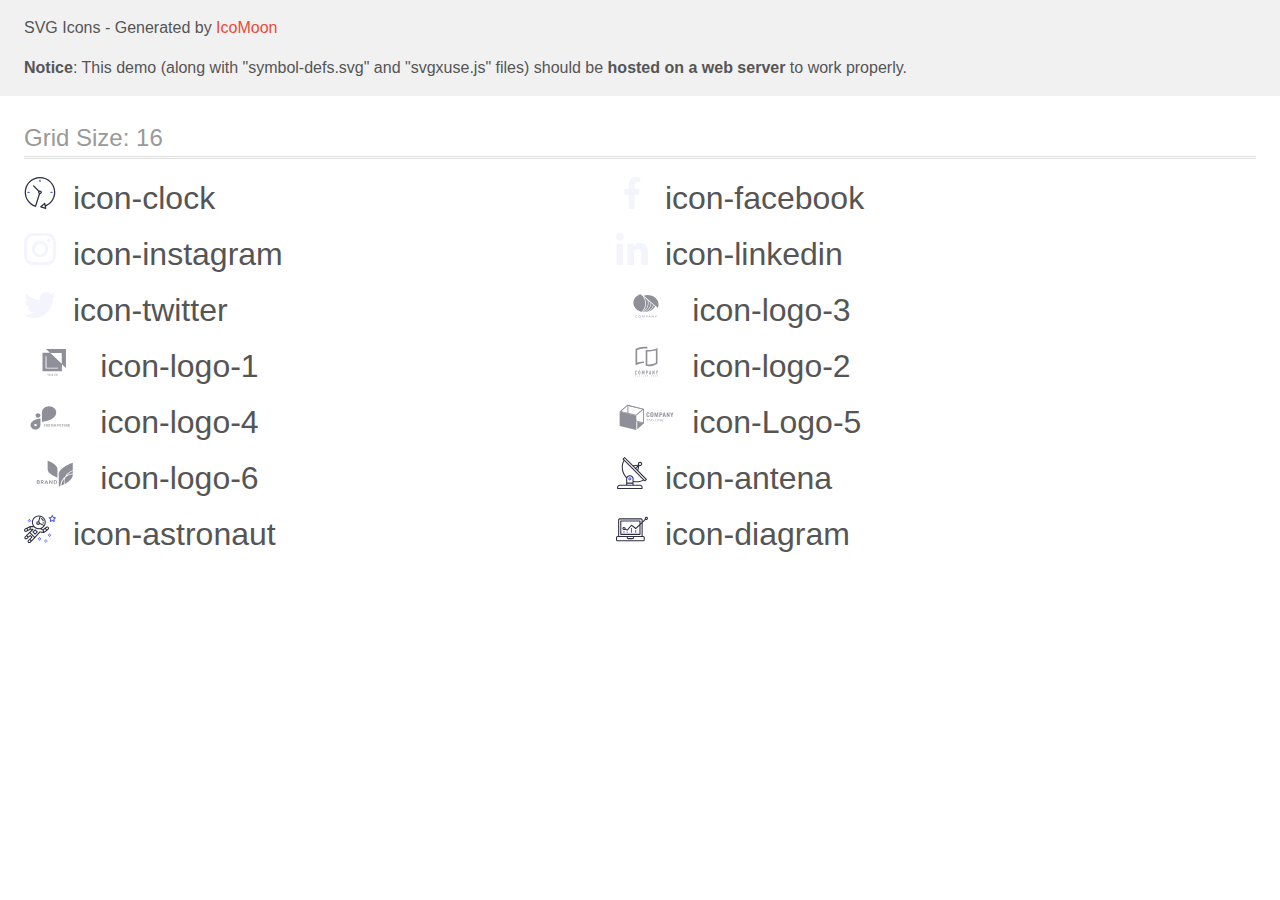
<file: icomoon/demo-external-svg.html>
<!doctype html>
<html>
<head>
    <title>IcoMoon - SVG Icons</title>
    <meta charset="utf-8">
    <meta name="viewport" content="width=device-width, initial-scale=1">
    <link rel="stylesheet" href="demo-files/demo.css">
    <link rel="stylesheet" href="style.css">
</head>
<body>
<header class="bgc1 clearfix">
<div class="mhl">
    <p>SVG Icons - Generated by <a href="https://icomoon.io/app">IcoMoon</a></p><p><strong>Notice</strong>: This demo (along with "symbol-defs.svg" and "svgxuse.js" files) should be <b>hosted on a web server</b> to work properly.</p>
</div>
</header>
    <div class="clearfix mhl ptl">
        <h1 class="mvm mtn fgc1">Grid Size: 16</h1>
        <div class="glyph fs1">
            <div class="clearfix pbs">
                <svg class="icon icon-clock"><use xlink:href="symbol-defs.svg#icon-clock"></use></svg><span class="name"> icon-clock</span>
            </div>
        </div>
        <div class="glyph fs1">
            <div class="clearfix pbs">
                <svg class="icon icon-facebook"><use xlink:href="symbol-defs.svg#icon-facebook"></use></svg><span class="name"> icon-facebook</span>
            </div>
        </div>
        <div class="glyph fs1">
            <div class="clearfix pbs">
                <svg class="icon icon-instagram"><use xlink:href="symbol-defs.svg#icon-instagram"></use></svg><span class="name"> icon-instagram</span>
            </div>
        </div>
        <div class="glyph fs1">
            <div class="clearfix pbs">
                <svg class="icon icon-linkedin"><use xlink:href="symbol-defs.svg#icon-linkedin"></use></svg><span class="name"> icon-linkedin</span>
            </div>
        </div>
        <div class="glyph fs1">
            <div class="clearfix pbs">
                <svg class="icon icon-twitter"><use xlink:href="symbol-defs.svg#icon-twitter"></use></svg><span class="name"> icon-twitter</span>
            </div>
        </div>
        <div class="glyph fs1">
            <div class="clearfix pbs">
                <svg class="icon icon-logo-3"><use xlink:href="symbol-defs.svg#icon-logo-3"></use></svg><span class="name"> icon-logo-3</span>
            </div>
        </div>
        <div class="glyph fs1">
            <div class="clearfix pbs">
                <svg class="icon icon-logo-1"><use xlink:href="symbol-defs.svg#icon-logo-1"></use></svg><span class="name"> icon-logo-1</span>
            </div>
        </div>
        <div class="glyph fs1">
            <div class="clearfix pbs">
                <svg class="icon icon-logo-2"><use xlink:href="symbol-defs.svg#icon-logo-2"></use></svg><span class="name"> icon-logo-2</span>
            </div>
        </div>
        <div class="glyph fs1">
            <div class="clearfix pbs">
                <svg class="icon icon-logo-4"><use xlink:href="symbol-defs.svg#icon-logo-4"></use></svg><span class="name"> icon-logo-4</span>
            </div>
        </div>
        <div class="glyph fs1">
            <div class="clearfix pbs">
                <svg class="icon icon-Logo-5"><use xlink:href="symbol-defs.svg#icon-Logo-5"></use></svg><span class="name"> icon-Logo-5</span>
            </div>
        </div>
        <div class="glyph fs1">
            <div class="clearfix pbs">
                <svg class="icon icon-logo-6"><use xlink:href="symbol-defs.svg#icon-logo-6"></use></svg><span class="name"> icon-logo-6</span>
            </div>
        </div>
        <div class="glyph fs1">
            <div class="clearfix pbs">
                <svg class="icon icon-antena"><use xlink:href="symbol-defs.svg#icon-antena"></use></svg><span class="name"> icon-antena</span>
            </div>
        </div>
        <div class="glyph fs1">
            <div class="clearfix pbs">
                <svg class="icon icon-astronaut"><use xlink:href="symbol-defs.svg#icon-astronaut"></use></svg><span class="name"> icon-astronaut</span>
            </div>
        </div>
        <div class="glyph fs1">
            <div class="clearfix pbs">
                <svg class="icon icon-diagram"><use xlink:href="symbol-defs.svg#icon-diagram"></use></svg><span class="name"> icon-diagram</span>
            </div>
        </div>
  </div>
<script defer src="svgxuse.js"></script>
</body>
</html>
</file>
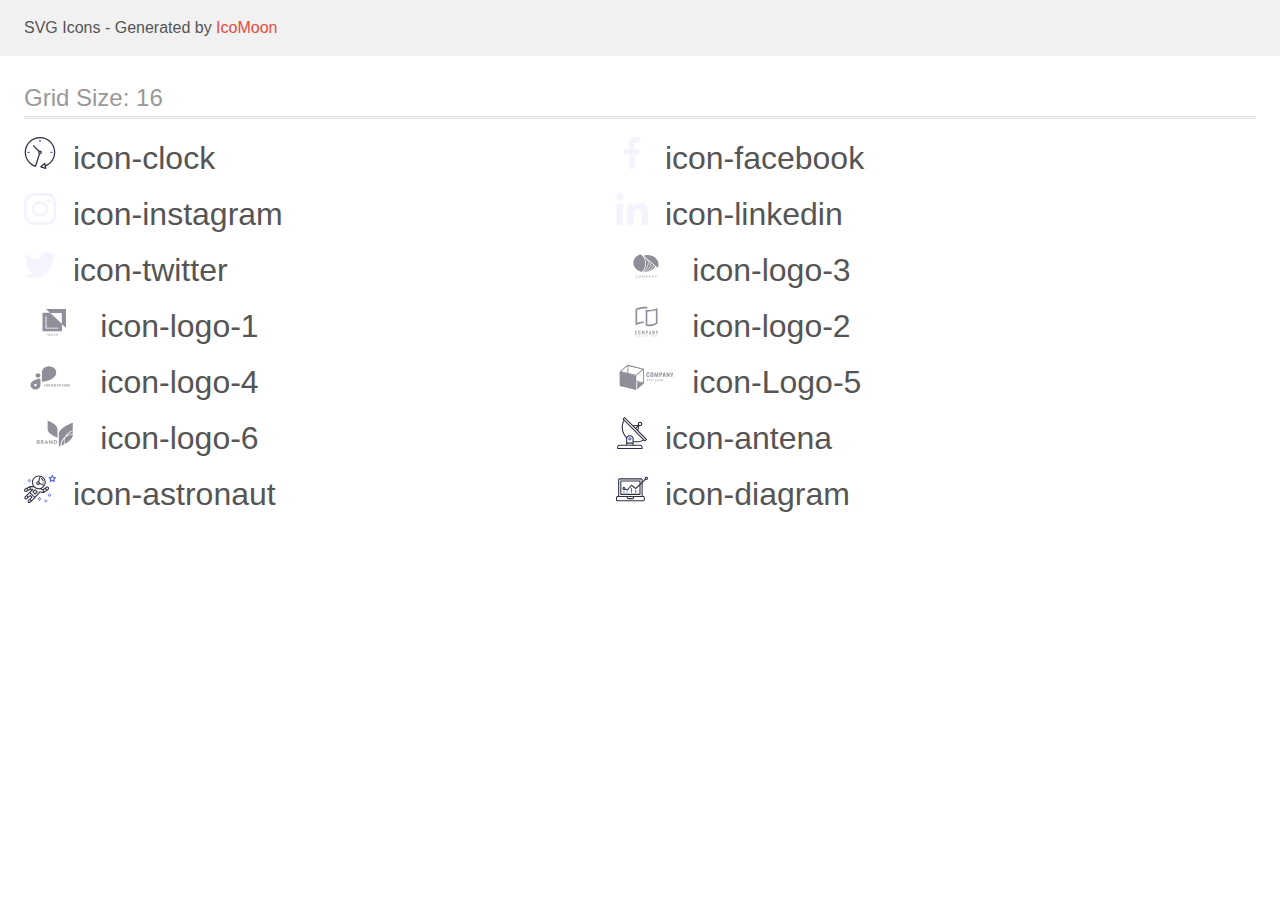
<file: icomoon/demo.html>
<!doctype html>
<html>
<head>
    <title>IcoMoon - SVG Icons</title>
    <meta charset="utf-8">
    <meta name="viewport" content="width=device-width, initial-scale=1">
    <link rel="stylesheet" href="demo-files/demo.css">
    <link rel="stylesheet" href="style.css">
</head>
<body>
<svg aria-hidden="true" style="position: absolute; width: 0; height: 0; overflow: hidden;" version="1.1" xmlns="http://www.w3.org/2000/svg" xmlns:xlink="http://www.w3.org/1999/xlink">
<defs>
<symbol id="icon-clock" viewBox="0 0 32 32">
<path fill="#2e2f42" style="fill: var(--color1, #2e2f42)" d="M31.297 15.301c-0.002-8.452-6.855-15.303-15.308-15.301s-15.303 6.855-15.301 15.308c0.001 6.658 4.307 12.551 10.649 14.576 0.061 0.019 0.124 0.029 0.187 0.029 0.121-0 0.239-0.032 0.342-0.094 0.135-0.080 0.236-0.207 0.283-0.356l3.865-12.25c1.057-0.005 1.909-0.866 1.903-1.923s-0.866-1.909-1.923-1.903c-0.284 0.001-0.565 0.067-0.82 0.191l-5.106-5.107c-0.253-0.245-0.657-0.238-0.902 0.016-0.239 0.247-0.239 0.639 0 0.886l5.103 5.109c-0.392 0.799-0.168 1.764 0.536 2.309l-3.683 11.673c-7.278-2.681-11.004-10.754-8.323-18.032s10.754-11.004 18.032-8.323c7.278 2.681 11.004 10.754 8.323 18.032-1.31 3.556-4.001 6.431-7.462 7.973l-0.398-1.874c-0.073-0.345-0.411-0.565-0.756-0.492-0.109 0.023-0.209 0.074-0.293 0.148l-3.837 3.426c-0.263 0.234-0.287 0.637-0.052 0.9 0.076 0.085 0.174 0.149 0.283 0.184l4.899 1.564c0.335 0.108 0.694-0.077 0.802-0.412 0.034-0.106 0.040-0.219 0.017-0.328l-0.391-1.839c5.664-2.388 9.342-7.942 9.329-14.089zM15.992 14.664c0.352 0 0.638 0.286 0.638 0.638s-0.286 0.638-0.638 0.638c-0.352 0-0.638-0.285-0.638-0.638s0.285-0.638 0.638-0.638zM18.093 29.528l2.184-1.948 0.603 2.84-2.787-0.892z"></path>
<path fill="#4d5ae5" style="fill: var(--color2, #4d5ae5)" d="M15.354 3.185v1.275c0 0.352 0.285 0.638 0.638 0.638s0.638-0.285 0.638-0.638v-1.275c0-0.352-0.286-0.638-0.638-0.638s-0.638 0.286-0.638 0.638z"></path>
<path fill="#4d5ae5" style="fill: var(--color2, #4d5ae5)" d="M3.876 14.664c-0.352 0-0.638 0.286-0.638 0.638s0.285 0.638 0.638 0.638h1.275c0.352 0 0.638-0.285 0.638-0.638s-0.285-0.638-0.638-0.638h-1.275z"></path>
<path fill="#4d5ae5" style="fill: var(--color2, #4d5ae5)" d="M28.108 15.939c0.352 0 0.638-0.285 0.638-0.638s-0.285-0.638-0.638-0.638h-1.275c-0.352 0-0.638 0.286-0.638 0.638s0.286 0.638 0.638 0.638h1.275z"></path>
</symbol>
<symbol id="icon-facebook" viewBox="0 0 32 32">
<path fill="#f4f4fd" style="fill: var(--color3, #f4f4fd)" d="M21.329 5.313h2.921v-5.088c-0.504-0.069-2.237-0.225-4.256-0.225-4.212 0-7.097 2.649-7.097 7.519v4.481h-4.648v5.688h4.648v14.312h5.699v-14.311h4.46l0.708-5.688h-5.169v-3.919c0.001-1.644 0.444-2.769 2.735-2.769z"></path>
</symbol>
<symbol id="icon-instagram" viewBox="0 0 32 32">
<path fill="#f4f4fd" style="fill: var(--color3, #f4f4fd)" d="M31.969 9.408c-0.075-1.7-0.35-2.869-0.744-3.882-0.406-1.075-1.031-2.038-1.85-2.838-0.8-0.813-1.769-1.444-2.832-1.844-1.019-0.394-2.182-0.669-3.882-0.744-1.713-0.081-2.257-0.1-6.601-0.1s-4.888 0.019-6.595 0.094c-1.7 0.075-2.869 0.35-3.882 0.744-1.075 0.406-2.038 1.031-2.838 1.85-0.813 0.8-1.444 1.769-1.844 2.832-0.394 1.019-0.669 2.182-0.744 3.882-0.081 1.713-0.1 2.257-0.1 6.601s0.019 4.888 0.094 6.595c0.075 1.7 0.35 2.869 0.744 3.882 0.406 1.075 1.038 2.038 1.85 2.838 0.8 0.813 1.769 1.444 2.832 1.844 1.019 0.394 2.182 0.669 3.882 0.744 1.706 0.075 2.25 0.094 6.595 0.094s4.888-0.018 6.595-0.094c1.7-0.075 2.869-0.35 3.882-0.744 2.151-0.831 3.851-2.532 4.682-4.682 0.394-1.019 0.669-2.182 0.744-3.882 0.075-1.707 0.094-2.251 0.094-6.595s-0.006-4.888-0.081-6.595zM29.087 22.473c-0.069 1.563-0.331 2.407-0.55 2.969-0.538 1.394-1.644 2.501-3.038 3.038-0.563 0.219-1.413 0.481-2.969 0.55-1.688 0.075-2.194 0.094-6.464 0.094s-4.782-0.018-6.464-0.094c-1.563-0.069-2.407-0.331-2.969-0.55-0.694-0.256-1.325-0.663-1.838-1.194-0.531-0.519-0.938-1.144-1.194-1.838-0.219-0.563-0.481-1.413-0.55-2.969-0.075-1.688-0.094-2.194-0.094-6.464s0.019-4.782 0.094-6.464c0.069-1.563 0.331-2.407 0.55-2.969 0.256-0.694 0.663-1.325 1.2-1.838 0.519-0.531 1.144-0.938 1.838-1.194 0.563-0.219 1.413-0.481 2.969-0.55 1.688-0.075 2.194-0.094 6.464-0.094 4.276 0 4.782 0.019 6.464 0.094 1.563 0.069 2.407 0.331 2.969 0.55 0.694 0.256 1.325 0.662 1.838 1.194 0.531 0.519 0.938 1.144 1.194 1.838 0.219 0.563 0.481 1.413 0.55 2.969 0.075 1.688 0.094 2.194 0.094 6.464s-0.019 4.77-0.094 6.457z"></path>
<path fill="#f4f4fd" style="fill: var(--color3, #f4f4fd)" d="M16.059 7.782c-4.538 0-8.22 3.682-8.22 8.22s3.682 8.22 8.22 8.22c4.538 0 8.22-3.682 8.22-8.22s-3.682-8.22-8.22-8.22zM16.059 21.335c-2.944 0-5.332-2.388-5.332-5.332s2.388-5.332 5.332-5.332c2.944 0 5.332 2.388 5.332 5.332s-2.388 5.332-5.332 5.332z"></path>
<path fill="#f4f4fd" style="fill: var(--color3, #f4f4fd)" d="M26.524 7.457c0 1.060-0.859 1.919-1.919 1.919s-1.919-0.859-1.919-1.919c0-1.060 0.859-1.919 1.919-1.919s1.919 0.859 1.919 1.919z"></path>
</symbol>
<symbol id="icon-linkedin" viewBox="0 0 32 32">
<path fill="#f4f4fd" style="fill: var(--color3, #f4f4fd)" d="M31.992 32v-0.001h0.008v-11.736c0-5.741-1.236-10.164-7.948-10.164-3.227 0-5.392 1.771-6.276 3.449h-0.093v-2.913h-6.364v21.364h6.627v-10.579c0-2.785 0.528-5.479 3.977-5.479 3.399 0 3.449 3.179 3.449 5.657v10.401h6.62z"></path>
<path fill="#f4f4fd" style="fill: var(--color3, #f4f4fd)" d="M0.528 10.636h6.635v21.364h-6.635v-21.364z"></path>
<path fill="#f4f4fd" style="fill: var(--color3, #f4f4fd)" d="M3.843-0c-2.121 0-3.843 1.721-3.843 3.843s1.721 3.879 3.843 3.879c2.121 0 3.843-1.757 3.843-3.879-0.001-2.121-1.723-3.843-3.843-3.843v0z"></path>
</symbol>
<symbol id="icon-twitter" viewBox="0 0 32 32">
<path fill="#f4f4fd" style="fill: var(--color3, #f4f4fd)" d="M32 6.078c-1.19 0.522-2.458 0.868-3.78 1.036 1.36-0.812 2.398-2.088 2.886-3.626-1.268 0.756-2.668 1.29-4.16 1.588-1.204-1.282-2.92-2.076-4.792-2.076-3.632 0-6.556 2.948-6.556 6.562 0 0.52 0.044 1.020 0.152 1.496-5.454-0.266-10.28-2.88-13.522-6.862-0.566 0.982-0.898 2.106-0.898 3.316 0 2.272 1.17 4.286 2.914 5.452-1.054-0.020-2.088-0.326-2.964-0.808 0 0.020 0 0.046 0 0.072 0 3.188 2.274 5.836 5.256 6.446-0.534 0.146-1.116 0.216-1.72 0.216-0.42 0-0.844-0.024-1.242-0.112 0.85 2.598 3.262 4.508 6.13 4.57-2.232 1.746-5.066 2.798-8.134 2.798-0.538 0-1.054-0.024-1.57-0.090 2.906 1.874 6.35 2.944 10.064 2.944 12.072 0 18.672-10 18.672-18.668 0-0.29-0.010-0.57-0.024-0.848 1.302-0.924 2.396-2.078 3.288-3.406z"></path>
</symbol>
<symbol id="icon-logo-3" viewBox="0 0 59 32">
<path fill="#8e8f99" style="fill: var(--color4, #8e8f99)" d="M21.034 28.128c0.009 0 0.018 0.002 0.027 0.005s0.016 0.008 0.022 0.014l0.126 0.119c-0.098 0.096-0.219 0.173-0.355 0.225-0.159 0.057-0.331 0.085-0.503 0.081-0.162 0.003-0.323-0.023-0.473-0.076-0.135-0.048-0.257-0.121-0.357-0.213-0.102-0.095-0.18-0.207-0.23-0.329-0.055-0.136-0.082-0.278-0.080-0.422-0.002-0.144 0.027-0.288 0.087-0.423 0.055-0.122 0.138-0.234 0.244-0.329 0.108-0.093 0.237-0.166 0.379-0.214 0.155-0.051 0.321-0.077 0.487-0.076 0.155-0.003 0.309 0.020 0.453 0.069 0.125 0.046 0.24 0.111 0.339 0.19l-0.106 0.127c-0.007 0.009-0.016 0.017-0.027 0.023-0.012 0.007-0.028 0.011-0.043 0.009-0.016-0.001-0.032-0.006-0.046-0.014l-0.057-0.034-0.079-0.043c-0.034-0.016-0.069-0.030-0.106-0.042-0.047-0.014-0.095-0.026-0.144-0.034-0.062-0.010-0.125-0.014-0.188-0.014-0.12-0.001-0.239 0.018-0.35 0.057-0.104 0.036-0.197 0.090-0.274 0.159-0.079 0.073-0.139 0.16-0.178 0.253-0.044 0.107-0.066 0.22-0.065 0.334-0.002 0.116 0.020 0.23 0.065 0.34 0.038 0.093 0.098 0.179 0.175 0.252 0.072 0.068 0.162 0.122 0.262 0.156 0.103 0.036 0.213 0.055 0.325 0.054 0.064 0.001 0.129-0.003 0.192-0.011 0.104-0.011 0.204-0.042 0.292-0.090 0.044-0.025 0.086-0.053 0.125-0.084 0.016-0.013 0.038-0.021 0.060-0.022z"></path>
<path fill="#8e8f99" style="fill: var(--color4, #8e8f99)" d="M24.678 27.532c0.002 0.143-0.027 0.285-0.085 0.419-0.051 0.122-0.132 0.233-0.238 0.326s-0.232 0.166-0.373 0.214c-0.309 0.101-0.65 0.101-0.959 0-0.14-0.049-0.266-0.122-0.371-0.214-0.105-0.095-0.187-0.206-0.24-0.329-0.114-0.271-0.114-0.568 0-0.84 0.054-0.122 0.135-0.235 0.24-0.33 0.106-0.090 0.232-0.16 0.371-0.206 0.308-0.102 0.651-0.102 0.959 0 0.14 0.049 0.267 0.122 0.372 0.214 0.104 0.094 0.185 0.204 0.238 0.325 0.058 0.135 0.087 0.278 0.085 0.422zM24.347 27.532c0.002-0.114-0.018-0.228-0.060-0.337-0.035-0.093-0.093-0.179-0.169-0.252-0.074-0.069-0.165-0.124-0.267-0.159-0.224-0.074-0.473-0.074-0.697 0-0.102 0.035-0.193 0.090-0.267 0.159-0.077 0.073-0.135 0.159-0.17 0.252-0.080 0.219-0.080 0.454 0 0.674 0.036 0.093 0.094 0.179 0.17 0.252 0.074 0.069 0.165 0.123 0.267 0.158 0.225 0.072 0.472 0.072 0.697 0 0.102-0.035 0.192-0.089 0.267-0.158 0.076-0.073 0.133-0.159 0.169-0.252 0.042-0.109 0.063-0.223 0.060-0.337z"></path>
<path fill="#8e8f99" style="fill: var(--color4, #8e8f99)" d="M27.164 27.885l0.033 0.076c0.013-0.027 0.024-0.051 0.036-0.076s0.026-0.050 0.041-0.074l0.806-1.252c0.016-0.022 0.030-0.035 0.046-0.039 0.021-0.006 0.044-0.008 0.066-0.007h0.238v2.036h-0.282v-1.497c0-0.019 0-0.040 0-0.063-0.002-0.023-0.002-0.047 0-0.070l-0.811 1.269c-0.010 0.019-0.027 0.035-0.047 0.046s-0.045 0.017-0.069 0.017h-0.046c-0.025 0-0.049-0.006-0.069-0.017s-0.037-0.027-0.047-0.047l-0.834-1.277c0 0.024 0 0.049 0 0.073s0 0.046 0 0.065v1.497h-0.273v-2.032h0.238c0.022-0.001 0.045 0.001 0.066 0.007 0.020 0.008 0.035 0.022 0.044 0.039l0.823 1.253c0.016 0.023 0.030 0.047 0.041 0.073z"></path>
<path fill="#8e8f99" style="fill: var(--color4, #8e8f99)" d="M30.197 27.784v0.763h-0.316v-2.034h0.704c0.133-0.002 0.265 0.013 0.393 0.044 0.102 0.025 0.197 0.068 0.278 0.127 0.070 0.055 0.124 0.123 0.158 0.199 0.037 0.083 0.055 0.171 0.054 0.26 0.001 0.089-0.018 0.178-0.058 0.26-0.038 0.078-0.096 0.148-0.17 0.203-0.081 0.061-0.176 0.107-0.279 0.135-0.123 0.034-0.251 0.049-0.38 0.047l-0.382-0.005zM30.197 27.566h0.382c0.083 0.001 0.165-0.010 0.244-0.031 0.065-0.019 0.125-0.049 0.177-0.088 0.047-0.037 0.084-0.083 0.107-0.135 0.026-0.054 0.039-0.113 0.038-0.171 0.004-0.057-0.007-0.113-0.032-0.166s-0.062-0.1-0.11-0.139c-0.12-0.080-0.272-0.119-0.424-0.109h-0.382v0.838z"></path>
<path fill="#8e8f99" style="fill: var(--color4, #8e8f99)" d="M34.437 28.549h-0.249c-0.025 0.001-0.050-0.006-0.069-0.019-0.018-0.013-0.032-0.029-0.041-0.047l-0.215-0.492h-1.077l-0.222 0.492c-0.008 0.018-0.022 0.034-0.039 0.046-0.020 0.014-0.045 0.021-0.071 0.020h-0.249l0.946-2.036h0.328l0.959 2.036zM32.875 27.793h0.89l-0.375-0.829c-0.029-0.062-0.052-0.126-0.071-0.191l-0.036 0.106c-0.011 0.032-0.024 0.062-0.035 0.086l-0.372 0.828z"></path>
<path fill="#8e8f99" style="fill: var(--color4, #8e8f99)" d="M35.8 26.522c0.019 0.009 0.035 0.021 0.047 0.036l1.38 1.535c0-0.024 0-0.049 0-0.071s0-0.046 0-0.067v-1.442h0.282v2.036h-0.158c-0.022 0.001-0.045-0.004-0.065-0.012-0.020-0.010-0.037-0.023-0.050-0.038l-1.379-1.534c0.002 0.023 0.002 0.047 0 0.070 0 0.023 0 0.043 0 0.062v1.452h-0.282v-2.036h0.167c0.020-0 0.039 0.003 0.057 0.009z"></path>
<path fill="#8e8f99" style="fill: var(--color4, #8e8f99)" d="M39.834 27.739v0.809h-0.316v-0.809l-0.872-1.226h0.282c0.024-0.001 0.048 0.005 0.068 0.018 0.017 0.013 0.032 0.029 0.043 0.046l0.546 0.791c0.022 0.034 0.041 0.065 0.057 0.094s0.028 0.058 0.039 0.086l0.041-0.088c0.015-0.032 0.033-0.063 0.054-0.093l0.538-0.797c0.011-0.016 0.025-0.030 0.041-0.043 0.019-0.014 0.043-0.021 0.068-0.020h0.285l-0.874 1.232z"></path>
<path fill="#8e8f99" style="fill: var(--color4, #8e8f99)" d="M27.008 23.095c0.137 0.015 0.276 0.027 0.416 0.038 2.128-0.813 3.929-2.145 5.176-3.828s1.887-3.643 1.838-5.634l-2.346-2.004c0.477 2.12 0.254 4.313-0.644 6.331s-2.436 3.783-4.441 5.098z"></path>
<path fill="#8e8f99" style="fill: var(--color4, #8e8f99)" d="M26.17 23.002l0.063 0.011c2.143-1.31 3.776-3.138 4.69-5.25s1.064-4.408 0.433-6.594l-3.341-2.854c1.351 2.346 1.895 4.972 1.568 7.572s-1.511 5.067-3.414 7.115z"></path>
<path fill="#8e8f99" style="fill: var(--color4, #8e8f99)" d="M37.5 16.024c-0.568 2.188-1.946 4.162-3.931 5.628-0.58 0.43-1.205 0.814-1.868 1.145 1.616-0.406 3.102-1.123 4.342-2.097s2.202-2.178 2.812-3.52l-1.355-1.156z"></path>
<path fill="#8e8f99" style="fill: var(--color4, #8e8f99)" d="M36.968 15.702l-1.929-1.648c-0.037 1.879-0.662 3.716-1.811 5.318s-2.779 2.914-4.721 3.796h0.009c0.433-0 0.865-0.022 1.295-0.066 1.815-0.633 3.418-1.64 4.667-2.931s2.104-2.826 2.489-4.469z"></path>
<path fill="#8e8f99" style="fill: var(--color4, #8e8f99)" d="M26.449 7.112l-2.301-1.969c-2.057 0.679-3.827 1.873-5.077 3.426s-1.922 3.392-1.928 5.276v0c0.008 2.082 0.828 4.103 2.331 5.742s3.603 2.803 5.967 3.308c2.111-2.197 3.346-4.912 3.528-7.75s-0.701-5.652-2.52-8.032z"></path>
<path fill="#8e8f99" style="fill: var(--color4, #8e8f99)" d="M42.286 15.399c-0.008-2.47-1.161-4.838-3.205-6.585s-4.815-2.731-7.707-2.739c-1.336-0.001-2.661 0.21-3.907 0.621l14.090 12.039c0.482-1.064 0.73-2.196 0.729-3.337z"></path>
</symbol>
<symbol id="icon-logo-1" viewBox="0 0 59 32">
<path fill="#8e8f99" style="fill: var(--color4, #8e8f99)" d="M21.714 4l4.004 3.815-7.433-0.004v18.51h19.429v-7.077l4 3.811v-19.054h-20zM37.538 18.796l-11.354-10.817h11.354v10.817zM34.013 23.613h-12.653v-12.449h0.894v11.606h11.759v0.843zM23.883 29.749l-0.472-0.97h-0.389l0.684 1.284v0.748h0.353v-0.748l0.684-1.284h-0.388l-0.472 0.97zM25.622 28.78h0.084l0.767 2.031h-0.368l-0.164-0.476h-0.786l-0.164 0.476h-0.367l0.765-2.031h0.234zM25.249 30.058h0.595l-0.298-0.862-0.297 0.862zM27.704 29.721c-0.015-0.020-0.030-0.038-0.044-0.057-0.052-0.069-0.093-0.135-0.121-0.2s-0.043-0.132-0.043-0.201c0-0.106 0.022-0.197 0.066-0.273s0.106-0.135 0.186-0.176c0.080-0.042 0.173-0.063 0.28-0.063 0.103 0 0.192 0.021 0.266 0.063 0.075 0.041 0.133 0.095 0.173 0.163s0.061 0.142 0.061 0.223c0 0.064-0.012 0.123-0.035 0.176s-0.055 0.101-0.096 0.145c-0.041 0.044-0.088 0.085-0.142 0.124l-0.141 0.103 0.402 0.475c0.013-0.026 0.025-0.053 0.036-0.082 0.034-0.089 0.052-0.188 0.052-0.297h0.29c0 0.099-0.010 0.192-0.029 0.28s-0.049 0.17-0.091 0.245c-0.017 0.031-0.036 0.061-0.058 0.090l0.298 0.351h-0.389l-0.118-0.139c-0.064 0.049-0.133 0.086-0.208 0.114-0.099 0.035-0.204 0.053-0.315 0.053-0.135 0-0.252-0.025-0.35-0.074s-0.175-0.117-0.229-0.204c-0.053-0.087-0.080-0.186-0.080-0.297 0-0.083 0.017-0.155 0.052-0.218s0.081-0.122 0.141-0.176c0.055-0.050 0.118-0.1 0.188-0.15zM27.871 29.925l-0.042 0.031c-0.049 0.040-0.086 0.079-0.11 0.116s-0.039 0.070-0.046 0.1c-0.008 0.031-0.011 0.058-0.011 0.081 0 0.059 0.013 0.113 0.038 0.162s0.064 0.087 0.113 0.116c0.050 0.028 0.111 0.042 0.183 0.042 0.077 0 0.152-0.017 0.225-0.052 0.036-0.018 0.071-0.039 0.103-0.064l-0.452-0.532zM27.951 29.554l0.125-0.084c0.059-0.039 0.1-0.077 0.126-0.114s0.038-0.086 0.038-0.142c0-0.048-0.019-0.093-0.056-0.134s-0.090-0.061-0.158-0.061c-0.047 0-0.087 0.011-0.12 0.034s-0.057 0.050-0.074 0.087c-0.016 0.035-0.024 0.075-0.024 0.119 0 0.042 0.011 0.085 0.032 0.13s0.051 0.090 0.088 0.138c0.008 0.010 0.015 0.020 0.023 0.029zM31.505 30.15h-0.349c-0.010 0.088-0.032 0.163-0.064 0.225s-0.079 0.106-0.141 0.138c-0.061 0.032-0.142 0.047-0.241 0.047-0.082 0-0.152-0.016-0.211-0.049s-0.107-0.079-0.145-0.138c-0.037-0.059-0.065-0.131-0.084-0.213s-0.026-0.177-0.026-0.279v-0.172c0-0.108 0.010-0.204 0.029-0.287s0.051-0.156 0.091-0.213c0.040-0.058 0.090-0.101 0.149-0.131s0.129-0.045 0.209-0.045c0.098 0 0.177 0.017 0.237 0.050s0.106 0.080 0.137 0.142c0.032 0.062 0.052 0.137 0.061 0.225h0.349c-0.014-0.136-0.052-0.256-0.114-0.361s-0.148-0.187-0.259-0.247c-0.112-0.060-0.248-0.089-0.41-0.089-0.127 0-0.242 0.022-0.345 0.067s-0.188 0.109-0.261 0.194c-0.073 0.084-0.128 0.185-0.167 0.303s-0.057 0.25-0.057 0.396v0.169c0 0.146 0.019 0.278 0.056 0.396s0.093 0.219 0.165 0.303c0.072 0.083 0.158 0.147 0.258 0.192s0.213 0.067 0.339 0.067c0.164 0 0.303-0.030 0.417-0.089s0.203-0.141 0.266-0.244c0.063-0.104 0.1-0.223 0.112-0.356zM33.443 29.851v-0.112c0-0.153-0.020-0.291-0.061-0.412s-0.097-0.226-0.172-0.311c-0.074-0.087-0.163-0.152-0.266-0.197s-0.218-0.068-0.343-0.068c-0.125 0-0.239 0.023-0.342 0.068s-0.191 0.11-0.266 0.197c-0.074 0.086-0.132 0.189-0.173 0.311s-0.061 0.258-0.061 0.412v0.112c0 0.154 0.020 0.291 0.061 0.413s0.1 0.226 0.176 0.311c0.075 0.086 0.164 0.151 0.266 0.197s0.217 0.067 0.342 0.067c0.126 0 0.24-0.022 0.343-0.067s0.192-0.111 0.265-0.197c0.074-0.086 0.132-0.189 0.172-0.311s0.060-0.259 0.060-0.413zM33.092 29.737v0.114c0 0.113-0.011 0.214-0.033 0.301s-0.053 0.161-0.095 0.222c-0.042 0.059-0.093 0.105-0.153 0.135s-0.13 0.045-0.208 0.045c-0.077 0-0.146-0.015-0.206-0.045s-0.113-0.076-0.156-0.135c-0.043-0.060-0.075-0.134-0.098-0.222s-0.033-0.188-0.033-0.301v-0.114c0-0.113 0.011-0.213 0.033-0.3s0.054-0.16 0.096-0.219c0.043-0.059 0.094-0.104 0.155-0.134s0.129-0.046 0.206-0.046 0.147 0.015 0.208 0.046c0.061 0.030 0.113 0.074 0.155 0.134s0.075 0.132 0.096 0.219c0.022 0.087 0.033 0.186 0.033 0.3z"></path>
</symbol>
<symbol id="icon-logo-2" viewBox="0 0 59 32">
<path fill="#8e8f99" style="fill: var(--color4, #8e8f99)" d="M28.636 3.391h-0.078c-0.12-0.007-0.24-0.010-0.36-0.013v0h-0.26c-0.227 0-0.458 0.006-0.688 0.017-0.017-0.001-0.035-0.001-0.052 0-2.082 0.118-4.123 0.638-6.009 1.533l-0.247 0.119v12.652l0.578-0.196c0.507-0.174 1.048-0.331 1.607-0.477 1.512-0.388 3.065-0.595 4.626-0.615v1.662c-0.207 0.002-0.408 0.007-0.609 0.017h-0.048c-1.201 0.066-2.393 0.249-3.559 0.546-1.477 0.37-2.901 0.925-4.24 1.652v-16.227c1.39-0.811 2.888-1.42 4.448-1.809 1.37-0.354 2.778-0.535 4.192-0.541h0.244c0.292 0.007 0.577 0.020 0.844 0.041 0.705 0.049 1.404 0.161 2.089 0.333v1.636c-0.666-0.155-1.342-0.257-2.024-0.305-0.014-0.001-0.028-0.002-0.041-0.004-0.141-0.012-0.282-0.024-0.414-0.024zM31.516 5.064c0.363 0.028 0.739 0.041 1.119 0.041 1.487-0.005 2.967-0.195 4.407-0.565 1.476-0.371 2.9-0.927 4.238-1.654v15.938c-1.391 0.81-2.889 1.419-4.449 1.809-1.37 0.352-2.778 0.533-4.192 0.539-1.072 0.009-2.14-0.117-3.18-0.375v-16.041c0.246 0.057 0.499 0.109 0.756 0.153 0.422 0.071 0.867 0.123 1.301 0.155zM39.627 5.187l-0.578 0.195c-0.532 0.179-1.068 0.339-1.608 0.481-1.57 0.403-3.183 0.61-4.804 0.616-0.377 0-0.724-0.010-1.060-0.032l-0.461-0.030v13.015l0.396 0.035c0.367 0.032 0.746 0.048 1.128 0.048 1.276-0.005 2.547-0.17 3.783-0.49 1.018-0.255 2.008-0.611 2.956-1.062l0.247-0.119v-12.656z"></path>
<path fill="#8e8f99" style="fill: var(--color4, #8e8f99)" d="M20.421 25.836c-0.083-0.086-0.183-0.154-0.294-0.199s-0.23-0.066-0.349-0.061c-0.127-0.002-0.253 0.022-0.372 0.070-0.108 0.043-0.207 0.108-0.289 0.19-0.082 0.083-0.145 0.182-0.186 0.291-0.045 0.114-0.068 0.236-0.067 0.359v2.168c-0.005 0.153 0.024 0.305 0.085 0.445 0.051 0.111 0.125 0.21 0.217 0.291 0.087 0.073 0.188 0.126 0.298 0.154 0.105 0.030 0.214 0.045 0.324 0.045 0.121 0.001 0.24-0.025 0.35-0.076 0.108-0.047 0.207-0.116 0.289-0.201 0.080-0.084 0.145-0.183 0.189-0.291 0.046-0.109 0.070-0.227 0.069-0.346v-0.243h-0.567v0.193c0.002 0.066-0.010 0.132-0.033 0.193-0.018 0.046-0.047 0.088-0.082 0.122-0.035 0.028-0.075 0.050-0.119 0.062-0.038 0.013-0.078 0.020-0.119 0.020-0.051 0.006-0.102-0.002-0.149-0.022s-0.087-0.053-0.117-0.094c-0.053-0.087-0.080-0.188-0.075-0.291v-2.021c-0.004-0.112 0.020-0.223 0.069-0.324 0.029-0.046 0.071-0.082 0.12-0.105s0.104-0.032 0.157-0.025c0.049-0.002 0.097 0.008 0.141 0.030s0.082 0.053 0.112 0.092c0.063 0.083 0.097 0.186 0.094 0.291v0.187h0.561v-0.221c0.001-0.13-0.022-0.258-0.069-0.379-0.042-0.114-0.106-0.217-0.189-0.305z"></path>
<path fill="#8e8f99" style="fill: var(--color4, #8e8f99)" d="M23.788 25.811c-0.181-0.153-0.409-0.237-0.645-0.238-0.115 0-0.23 0.021-0.338 0.061-0.11 0.039-0.212 0.1-0.299 0.177-0.094 0.084-0.169 0.188-0.22 0.304-0.057 0.132-0.085 0.276-0.082 0.42v2.079c-0.004 0.146 0.024 0.292 0.082 0.426 0.051 0.112 0.126 0.211 0.22 0.291 0.087 0.080 0.188 0.143 0.299 0.183 0.108 0.040 0.223 0.061 0.338 0.061s0.23-0.021 0.338-0.061c0.113-0.041 0.217-0.103 0.306-0.183 0.090-0.081 0.163-0.18 0.214-0.291 0.058-0.134 0.086-0.279 0.082-0.426v-2.079c0.003-0.144-0.025-0.288-0.082-0.42-0.050-0.115-0.123-0.218-0.214-0.304zM23.523 28.614c0.005 0.055-0.003 0.111-0.022 0.163s-0.050 0.099-0.090 0.138c-0.075 0.063-0.169 0.097-0.267 0.097s-0.192-0.034-0.267-0.097c-0.040-0.038-0.071-0.085-0.090-0.138s-0.027-0.108-0.022-0.163v-2.079c-0.005-0.055 0.003-0.111 0.022-0.163s0.050-0.099 0.090-0.138c0.075-0.063 0.169-0.097 0.267-0.097s0.192 0.034 0.267 0.097c0.040 0.038 0.071 0.085 0.090 0.138s0.027 0.108 0.022 0.163v2.079z"></path>
<path fill="#8e8f99" style="fill: var(--color4, #8e8f99)" d="M28.21 29.543v-3.936h-0.545l-0.716 2.084h-0.010l-0.721-2.084h-0.539v3.936h0.562v-2.395h0.010l0.551 1.693h0.28l0.555-1.693h0.010v2.395h0.562z"></path>
<path fill="#8e8f99" style="fill: var(--color4, #8e8f99)" d="M31.405 25.882c-0.087-0.097-0.196-0.171-0.318-0.215-0.132-0.043-0.269-0.063-0.408-0.061h-0.835v3.936h0.561v-1.537h0.289c0.175 0.008 0.349-0.029 0.506-0.108 0.128-0.071 0.234-0.175 0.308-0.301 0.065-0.105 0.109-0.221 0.129-0.343 0.022-0.148 0.032-0.298 0.030-0.448 0.006-0.189-0.013-0.378-0.055-0.562-0.037-0.136-0.108-0.261-0.207-0.362zM31.116 27.082c-0.002 0.071-0.020 0.141-0.052 0.205-0.032 0.061-0.083 0.109-0.145 0.138-0.083 0.037-0.174 0.054-0.265 0.049h-0.256v-1.338h0.289c0.087-0.004 0.174 0.013 0.253 0.049 0.058 0.033 0.104 0.084 0.132 0.145 0.031 0.069 0.047 0.144 0.049 0.219 0 0.083 0 0.17 0 0.262s0.006 0.186 0 0.27h-0.006z"></path>
<path fill="#8e8f99" style="fill: var(--color4, #8e8f99)" d="M34.062 25.606h-0.46l-0.867 3.936h0.561l0.165-0.846h0.765l0.165 0.846h0.561l-0.889-3.936zM33.544 28.161l0.276-1.427h0.010l0.275 1.427h-0.561z"></path>
<path fill="#8e8f99" style="fill: var(--color4, #8e8f99)" d="M37.686 27.978h-0.010l-0.847-2.371h-0.539v3.936h0.561v-2.367h0.012l0.857 2.367h0.528v-3.936h-0.561v2.371z"></path>
<path fill="#8e8f99" style="fill: var(--color4, #8e8f99)" d="M41.113 25.606l-0.451 1.565h-0.012l-0.451-1.565h-0.594l0.77 2.273v1.664h0.561v-1.664l0.77-2.273h-0.594z"></path>
<path fill="#8e8f99" style="fill: var(--color4, #8e8f99)" d="M18.857 30.654h0.27v0.759h0.184v-0.759h0.269v-0.155h-0.723v0.155z"></path>
<path fill="#8e8f99" style="fill: var(--color4, #8e8f99)" d="M21.13 30.498l-0.354 0.914h0.195l0.075-0.208h0.364l0.078 0.208h0.2l-0.363-0.914h-0.195zM21.101 31.051l0.124-0.339 0.124 0.339h-0.249z"></path>
<path fill="#8e8f99" style="fill: var(--color4, #8e8f99)" d="M23.376 31.076h0.211v0.118c-0.062 0.049-0.138 0.076-0.217 0.077-0.037 0.002-0.074-0.005-0.107-0.020s-0.063-0.038-0.086-0.067c-0.048-0.070-0.072-0.154-0.068-0.238 0-0.203 0.088-0.305 0.263-0.305 0.046-0.005 0.092 0.008 0.13 0.034s0.065 0.066 0.077 0.111l0.181-0.035c-0.039-0.179-0.168-0.269-0.387-0.269-0.117-0.003-0.232 0.039-0.319 0.118-0.046 0.045-0.082 0.1-0.104 0.161s-0.032 0.126-0.027 0.19c-0.005 0.125 0.036 0.248 0.117 0.343 0.045 0.046 0.099 0.082 0.159 0.105s0.124 0.033 0.188 0.029c0.143 0.004 0.282-0.048 0.387-0.145v-0.36h-0.396v0.154z"></path>
<path fill="#8e8f99" style="fill: var(--color4, #8e8f99)" d="M25.67 30.498h-0.185v0.914h0.64v-0.155h-0.455v-0.759z"></path>
<path fill="#8e8f99" style="fill: var(--color4, #8e8f99)" d="M27.61 30.498h-0.185v0.914h0.185v-0.914z"></path>
<path fill="#8e8f99" style="fill: var(--color4, #8e8f99)" d="M29.507 31.109l-0.374-0.61h-0.179v0.914h0.172v-0.597l0.367 0.597h0.184v-0.914h-0.169v0.61z"></path>
<path fill="#8e8f99" style="fill: var(--color4, #8e8f99)" d="M31.221 31.010h0.455v-0.155h-0.455v-0.201h0.49v-0.155h-0.675v0.914h0.694v-0.155h-0.509v-0.247z"></path>
<path fill="#8e8f99" style="fill: var(--color4, #8e8f99)" d="M35.378 30.859h-0.36v-0.36h-0.184v0.914h0.184v-0.4h0.36v0.4h0.184v-0.914h-0.184v0.36z"></path>
<path fill="#8e8f99" style="fill: var(--color4, #8e8f99)" d="M37.103 31.010h0.457v-0.155h-0.457v-0.201h0.492v-0.155h-0.675v0.914h0.692v-0.155h-0.509v-0.247z"></path>
<path fill="#8e8f99" style="fill: var(--color4, #8e8f99)" d="M39.442 31.010c0.159-0.025 0.24-0.109 0.24-0.254 0.005-0.039-0.001-0.078-0.017-0.114s-0.041-0.067-0.073-0.089c-0.083-0.042-0.175-0.060-0.267-0.054h-0.387v0.914h0.184v-0.382h0.036c0.039-0.002 0.078 0.005 0.114 0.020 0.027 0.017 0.049 0.040 0.065 0.067l0.2 0.291h0.22l-0.111-0.179c-0.049-0.088-0.119-0.163-0.202-0.219zM39.257 30.884h-0.136v-0.23h0.145c0.063-0.005 0.126 0.002 0.187 0.022 0.013 0.012 0.024 0.026 0.031 0.043s0.010 0.034 0.009 0.052c-0.001 0.018-0.006 0.035-0.014 0.051s-0.020 0.029-0.035 0.040c-0.060 0.018-0.124 0.026-0.187 0.022z"></path>
<path fill="#8e8f99" style="fill: var(--color4, #8e8f99)" d="M41.206 31.010h0.455v-0.155h-0.455v-0.201h0.492v-0.155h-0.676v0.914h0.694v-0.155h-0.509v-0.247z"></path>
</symbol>
<symbol id="icon-logo-4" viewBox="0 0 59 32">
<path fill="#8e8f99" style="fill: var(--color4, #8e8f99)" d="M13.759 12.296h-0.002c-1.363 0-2.468 0.996-2.468 2.225v0.002c0 1.229 1.105 2.225 2.468 2.225h0.002c1.363 0 2.468-0.996 2.468-2.225v-0.002c0-1.229-1.105-2.225-2.468-2.225z"></path>
<path fill="#8e8f99" style="fill: var(--color4, #8e8f99)" d="M31.978 11.585c-0.004-1.707-0.758-3.343-2.096-4.551s-3.153-1.887-5.047-1.891v0c-1.894 0.003-3.709 0.683-5.049 1.89s-2.094 2.844-2.098 4.552v9.414c0 0 14.288-1.435 14.289-9.412v-0.001z"></path>
<path fill="#8e8f99" style="fill: var(--color4, #8e8f99)" d="M6.286 24.088c0.003 1.188 0.528 2.326 1.46 3.166s2.194 1.314 3.511 1.317c1.317-0.003 2.579-0.477 3.511-1.317s1.456-1.978 1.46-3.165v-6.55c0 0-9.942 0.999-9.942 6.549zM11.257 25.262c-0.258 0-0.509-0.069-0.723-0.198s-0.381-0.312-0.479-0.527-0.124-0.45-0.074-0.678c0.050-0.228 0.174-0.437 0.356-0.601s0.414-0.276 0.666-0.321c0.252-0.045 0.514-0.022 0.752 0.067s0.441 0.239 0.584 0.432c0.143 0.193 0.219 0.42 0.219 0.652 0.001 0.154-0.033 0.308-0.098 0.451s-0.161 0.273-0.282 0.382c-0.121 0.109-0.265 0.196-0.423 0.256s-0.328 0.090-0.499 0.090v-0.004z"></path>
<path fill="#8e8f99" style="fill: var(--color4, #8e8f99)" d="M20.348 23.151v2.438h-0.502v-2.438h0.502zM21.319 24.193v0.392h-1.108v-0.392h1.108zM21.436 23.151v0.393h-1.225v-0.393h1.225zM23.73 24.313v0.116c0 0.185-0.025 0.352-0.075 0.499s-0.121 0.273-0.213 0.377c-0.091 0.103-0.201 0.181-0.328 0.236-0.126 0.055-0.266 0.082-0.42 0.082-0.153 0-0.293-0.027-0.42-0.082-0.126-0.055-0.235-0.133-0.328-0.236-0.093-0.104-0.165-0.229-0.216-0.377-0.050-0.147-0.075-0.314-0.075-0.499v-0.116c0-0.186 0.025-0.353 0.075-0.499 0.050-0.147 0.121-0.273 0.213-0.377 0.093-0.104 0.202-0.183 0.328-0.238 0.127-0.055 0.267-0.082 0.42-0.082 0.154 0 0.294 0.027 0.42 0.082 0.127 0.055 0.237 0.134 0.328 0.238 0.093 0.104 0.164 0.229 0.214 0.377 0.051 0.146 0.077 0.312 0.077 0.499zM23.222 24.429v-0.119c0-0.13-0.012-0.243-0.035-0.342s-0.058-0.181-0.104-0.248-0.102-0.117-0.167-0.151c-0.066-0.035-0.141-0.052-0.226-0.052s-0.16 0.017-0.226 0.052c-0.065 0.034-0.12 0.084-0.166 0.151-0.045 0.067-0.079 0.15-0.102 0.248s-0.035 0.212-0.035 0.342v0.119c0 0.128 0.012 0.242 0.035 0.341 0.023 0.098 0.058 0.181 0.104 0.249 0.046 0.067 0.102 0.118 0.167 0.152s0.141 0.052 0.226 0.052c0.085 0 0.16-0.017 0.226-0.052s0.121-0.085 0.166-0.152c0.045-0.068 0.079-0.151 0.102-0.249 0.023-0.099 0.035-0.213 0.035-0.341zM25.36 24.951c0-0.044-0.007-0.083-0.020-0.117-0.012-0.036-0.036-0.068-0.070-0.097-0.035-0.030-0.083-0.060-0.146-0.089s-0.143-0.059-0.243-0.090c-0.11-0.036-0.215-0.076-0.315-0.121-0.098-0.045-0.185-0.096-0.261-0.156-0.075-0.060-0.134-0.13-0.177-0.209-0.042-0.079-0.064-0.171-0.064-0.276 0-0.102 0.022-0.194 0.067-0.276 0.045-0.084 0.107-0.155 0.188-0.214 0.080-0.060 0.175-0.107 0.285-0.139 0.11-0.032 0.232-0.049 0.363-0.049 0.18 0 0.337 0.032 0.47 0.097s0.238 0.154 0.311 0.266c0.075 0.113 0.112 0.242 0.112 0.387h-0.499c0-0.071-0.015-0.134-0.045-0.188-0.029-0.055-0.074-0.098-0.134-0.129-0.059-0.031-0.134-0.047-0.224-0.047-0.087 0-0.16 0.013-0.218 0.040-0.058 0.026-0.102 0.061-0.131 0.105-0.029 0.044-0.044 0.093-0.044 0.147 0 0.041 0.010 0.079 0.030 0.112 0.021 0.034 0.052 0.065 0.094 0.094s0.092 0.056 0.152 0.082c0.060 0.026 0.13 0.051 0.209 0.075 0.133 0.040 0.249 0.085 0.35 0.136 0.102 0.050 0.186 0.107 0.254 0.169s0.119 0.133 0.154 0.213c0.035 0.079 0.052 0.169 0.052 0.27 0 0.106-0.021 0.201-0.062 0.285s-0.101 0.155-0.179 0.213c-0.078 0.058-0.171 0.102-0.28 0.132s-0.229 0.045-0.363 0.045c-0.12 0-0.239-0.016-0.357-0.047-0.117-0.032-0.224-0.081-0.32-0.146-0.095-0.065-0.171-0.147-0.228-0.248s-0.085-0.219-0.085-0.357h0.504c0 0.076 0.012 0.14 0.035 0.192s0.056 0.095 0.099 0.127c0.044 0.032 0.095 0.056 0.154 0.070 0.060 0.015 0.126 0.022 0.198 0.022 0.087 0 0.158-0.012 0.214-0.037 0.057-0.025 0.099-0.059 0.126-0.102 0.028-0.044 0.042-0.093 0.042-0.147zM27.294 23.151v2.438h-0.501v-2.438h0.501zM28.044 23.151v0.393h-1.989v-0.393h1.989zM29.966 25.197v0.392h-1.297v-0.392h1.297zM28.832 23.151v2.438h-0.502v-2.438h0.502zM29.797 24.144v0.382h-1.128v-0.382h1.128zM29.964 23.151v0.393h-1.296v-0.393h1.296zM30.259 23.151h0.909c0.186 0 0.346 0.028 0.48 0.084 0.135 0.056 0.239 0.138 0.311 0.248s0.109 0.244 0.109 0.403c0 0.131-0.022 0.243-0.067 0.337-0.044 0.093-0.105 0.17-0.186 0.233-0.079 0.061-0.172 0.11-0.28 0.147l-0.159 0.084h-0.79l-0.003-0.392h0.588c0.088 0 0.161-0.016 0.219-0.047s0.102-0.075 0.131-0.131c0.030-0.056 0.045-0.12 0.045-0.194 0-0.078-0.015-0.146-0.044-0.203s-0.073-0.1-0.132-0.131-0.133-0.045-0.223-0.045h-0.407v2.044h-0.502v-2.438zM31.621 25.589l-0.556-1.086 0.531-0.003 0.562 1.066v0.023h-0.537zM34.258 24.72h-0.621v-0.392h0.621c0.096 0 0.174-0.016 0.234-0.047 0.060-0.032 0.104-0.077 0.132-0.134s0.042-0.121 0.042-0.192c0-0.073-0.014-0.14-0.042-0.203s-0.072-0.113-0.132-0.151-0.138-0.057-0.234-0.057h-0.447v2.044h-0.502v-2.438h0.949c0.191 0 0.354 0.035 0.49 0.104 0.137 0.068 0.242 0.162 0.315 0.283s0.109 0.258 0.109 0.413c0 0.157-0.036 0.294-0.109 0.408s-0.177 0.204-0.315 0.266c-0.136 0.062-0.3 0.094-0.49 0.094zM37.154 25.197v0.392h-1.297v-0.392h1.297zM36.021 23.151v2.438h-0.502v-2.438h0.502zM36.985 24.144v0.382h-1.128v-0.382h1.128zM37.153 23.151v0.393h-1.296v-0.393h1.296zM38.571 23.151v2.438h-0.501v-2.438h0.501zM39.321 23.151v0.393h-1.989v-0.393h1.989zM41.242 25.197v0.392h-1.297v-0.392h1.297zM40.109 23.151v2.438h-0.502v-2.438h0.502zM41.073 24.144v0.382h-1.128v-0.382h1.128zM41.241 23.151v0.393h-1.296v-0.393h1.296zM41.535 23.151h0.909c0.186 0 0.347 0.028 0.48 0.084 0.135 0.056 0.239 0.138 0.311 0.248s0.109 0.244 0.109 0.403c0 0.131-0.022 0.243-0.067 0.337-0.044 0.093-0.105 0.17-0.186 0.233-0.079 0.061-0.172 0.11-0.28 0.147l-0.159 0.084h-0.79l-0.003-0.392h0.588c0.088 0 0.161-0.016 0.219-0.047s0.102-0.075 0.131-0.131c0.030-0.056 0.045-0.12 0.045-0.194 0-0.078-0.014-0.146-0.044-0.203s-0.073-0.1-0.132-0.131c-0.059-0.030-0.133-0.045-0.223-0.045h-0.407v2.044h-0.502v-2.438zM42.898 25.589l-0.556-1.086 0.531-0.003 0.563 1.066v0.023h-0.537zM45.001 24.951c0-0.044-0.007-0.083-0.020-0.117-0.012-0.036-0.036-0.068-0.070-0.097-0.035-0.030-0.083-0.060-0.146-0.089s-0.143-0.059-0.243-0.090c-0.111-0.036-0.215-0.076-0.315-0.121-0.098-0.045-0.185-0.096-0.261-0.156-0.075-0.060-0.134-0.13-0.178-0.209-0.042-0.079-0.064-0.171-0.064-0.276 0-0.102 0.022-0.194 0.067-0.276 0.045-0.084 0.107-0.155 0.188-0.214 0.080-0.060 0.175-0.107 0.285-0.139 0.111-0.032 0.232-0.049 0.363-0.049 0.18 0 0.337 0.032 0.47 0.097s0.238 0.154 0.311 0.266c0.075 0.113 0.112 0.242 0.112 0.387h-0.499c0-0.071-0.015-0.134-0.045-0.188-0.029-0.055-0.074-0.098-0.134-0.129-0.059-0.031-0.134-0.047-0.224-0.047-0.087 0-0.16 0.013-0.218 0.040-0.058 0.026-0.102 0.061-0.131 0.105-0.029 0.044-0.044 0.093-0.044 0.147 0 0.041 0.010 0.079 0.030 0.112 0.021 0.034 0.052 0.065 0.094 0.094s0.092 0.056 0.152 0.082c0.060 0.026 0.13 0.051 0.209 0.075 0.133 0.040 0.249 0.085 0.35 0.136 0.102 0.050 0.186 0.107 0.254 0.169s0.119 0.133 0.154 0.213c0.035 0.079 0.052 0.169 0.052 0.27 0 0.106-0.021 0.201-0.062 0.285s-0.101 0.155-0.179 0.213c-0.078 0.058-0.171 0.102-0.28 0.132s-0.229 0.045-0.363 0.045c-0.12 0-0.239-0.016-0.357-0.047-0.117-0.032-0.224-0.081-0.32-0.146-0.095-0.065-0.171-0.147-0.228-0.248s-0.085-0.219-0.085-0.357h0.504c0 0.076 0.012 0.14 0.035 0.192s0.056 0.095 0.099 0.127c0.044 0.032 0.095 0.056 0.154 0.070 0.060 0.015 0.126 0.022 0.198 0.022 0.087 0 0.158-0.012 0.214-0.037 0.057-0.025 0.099-0.059 0.126-0.102 0.028-0.044 0.042-0.093 0.042-0.147z"></path>
</symbol>
<symbol id="icon-Logo-5" viewBox="0 0 59 32">
<path fill="#8e8f99" style="fill: var(--color4, #8e8f99)" d="M30.588 15.682c-0.254-0.338-0.375-0.737-0.346-1.138v-1.65c0-0.506 0.115-0.89 0.344-1.153s0.624-0.394 1.183-0.393c0.525 0 0.898 0.112 1.119 0.336 0.24 0.286 0.358 0.635 0.331 0.987v0.388h-0.94v-0.393c0.003-0.129-0.006-0.257-0.027-0.384-0.014-0.087-0.061-0.168-0.134-0.228-0.096-0.066-0.218-0.097-0.34-0.089-0.129-0.008-0.256 0.025-0.358 0.094-0.082 0.067-0.136 0.156-0.156 0.252-0.027 0.135-0.039 0.271-0.037 0.408v2.003c-0.015 0.193 0.027 0.387 0.121 0.562 0.047 0.060 0.112 0.107 0.188 0.136s0.16 0.041 0.242 0.032c0.12 0.009 0.24-0.024 0.333-0.091 0.077-0.066 0.126-0.151 0.14-0.243 0.022-0.133 0.032-0.267 0.029-0.401v-0.406h0.94v0.371c0.026 0.367-0.088 0.732-0.325 1.038-0.216 0.245-0.584 0.368-1.125 0.368s-0.949-0.131-1.181-0.403z"></path>
<path fill="#8e8f99" style="fill: var(--color4, #8e8f99)" d="M34.501 15.699c-0.237-0.257-0.356-0.631-0.356-1.127v-1.736c0-0.49 0.119-0.861 0.356-1.113s0.634-0.377 1.191-0.376c0.553 0 0.947 0.125 1.185 0.376 0.237 0.252 0.358 0.623 0.358 1.113v1.736c0 0.49-0.121 0.866-0.362 1.125s-0.634 0.388-1.181 0.388-0.951-0.131-1.191-0.386zM36.129 15.282c0.085-0.161 0.124-0.337 0.113-0.514v-2.125c0.011-0.173-0.027-0.346-0.111-0.504-0.048-0.061-0.114-0.109-0.192-0.138s-0.164-0.040-0.248-0.030c-0.084-0.010-0.17 0-0.248 0.030s-0.145 0.077-0.193 0.138c-0.086 0.157-0.124 0.33-0.113 0.504v2.136c-0.012 0.177 0.027 0.353 0.113 0.514 0.055 0.054 0.122 0.098 0.198 0.127s0.158 0.045 0.242 0.045 0.166-0.015 0.242-0.045c0.076-0.030 0.143-0.073 0.198-0.127v-0.010z"></path>
<path fill="#8e8f99" style="fill: var(--color4, #8e8f99)" d="M38.364 11.398h1.012l0.761 3.203 0.778-3.203h0.984l0.099 4.623h-0.728l-0.078-3.213-0.751 3.213h-0.584l-0.778-3.225-0.072 3.225h-0.735l0.091-4.623z"></path>
<path fill="#8e8f99" style="fill: var(--color4, #8e8f99)" d="M43.133 11.398h1.576c0.908 0 1.362 0.438 1.362 1.313 0 0.838-0.478 1.257-1.434 1.256h-0.537v2.055h-0.973l0.006-4.623zM44.479 13.374c0.096 0.011 0.194 0.003 0.286-0.022s0.177-0.067 0.249-0.124c0.112-0.156 0.161-0.339 0.14-0.522 0.005-0.141-0.011-0.282-0.047-0.42-0.014-0.046-0.038-0.089-0.072-0.127s-0.075-0.069-0.123-0.093c-0.135-0.056-0.284-0.081-0.434-0.074h-0.377v1.382h0.377z"></path>
<path fill="#8e8f99" style="fill: var(--color4, #8e8f99)" d="M47.474 11.398h1.045l1.072 4.623h-0.907l-0.212-1.066h-0.932l-0.218 1.066h-0.92l1.072-4.623zM48.367 14.419l-0.364-1.941-0.364 1.941h0.728z"></path>
<path fill="#8e8f99" style="fill: var(--color4, #8e8f99)" d="M50.456 11.398h0.681l1.304 2.637v-2.637h0.807v4.623h-0.648l-1.311-2.753v2.753h-0.835l0.002-4.623z"></path>
<path fill="#8e8f99" style="fill: var(--color4, #8e8f99)" d="M55.139 14.258l-1.084-2.854h0.912l0.661 1.833 0.621-1.833h0.893l-1.070 2.854v1.763h-0.934v-1.763z"></path>
<path fill="#8e8f99" style="fill: var(--color4, #8e8f99)" d="M32.090 18.042v0.242h-0.794v1.879h-0.333v-1.879h-0.798v-0.242h1.924z"></path>
<path fill="#8e8f99" style="fill: var(--color4, #8e8f99)" d="M34.578 20.163h-0.257c-0.026 0.001-0.052-0.006-0.072-0.020-0.019-0.012-0.034-0.029-0.043-0.049l-0.23-0.504h-1.101l-0.23 0.504c-0.007 0.021-0.018 0.041-0.035 0.057-0.020 0.014-0.046 0.021-0.072 0.020h-0.257l0.973-2.12h0.339l0.984 2.112zM32.968 19.375h0.918l-0.389-0.863c-0.029-0.065-0.053-0.132-0.072-0.2-0.014 0.040-0.025 0.079-0.037 0.113l-0.035 0.089-0.385 0.861z"></path>
<path fill="#8e8f99" style="fill: var(--color4, #8e8f99)" d="M36.256 19.954c0.061 0.003 0.122 0.003 0.183 0 0.053-0.005 0.105-0.013 0.156-0.025 0.048-0.010 0.094-0.023 0.14-0.039 0.043-0.015 0.086-0.034 0.13-0.052v-0.477h-0.389c-0.010 0-0.019-0.001-0.028-0.004s-0.017-0.007-0.024-0.013c-0.006-0.005-0.011-0.011-0.015-0.017s-0.005-0.014-0.005-0.021v-0.163h0.755v0.813c-0.062 0.038-0.127 0.072-0.195 0.101-0.069 0.030-0.142 0.054-0.216 0.072-0.080 0.020-0.161 0.035-0.243 0.044-0.094 0.009-0.189 0.014-0.284 0.013-0.168 0.001-0.334-0.026-0.49-0.079-0.146-0.050-0.278-0.126-0.389-0.222-0.108-0.097-0.194-0.211-0.251-0.336-0.061-0.141-0.092-0.29-0.090-0.44-0.002-0.151 0.028-0.301 0.088-0.443 0.056-0.126 0.141-0.24 0.251-0.336 0.111-0.095 0.243-0.17 0.389-0.22 0.167-0.054 0.343-0.081 0.521-0.079 0.091-0 0.181 0.006 0.27 0.018 0.079 0.011 0.157 0.029 0.232 0.054 0.068 0.022 0.133 0.050 0.195 0.084 0.060 0.033 0.116 0.070 0.169 0.111l-0.093 0.131c-0.007 0.012-0.018 0.022-0.032 0.029s-0.029 0.011-0.044 0.011c-0.022-0.001-0.042-0.006-0.060-0.017-0.029-0.013-0.060-0.030-0.095-0.050-0.041-0.022-0.085-0.041-0.13-0.057-0.058-0.020-0.118-0.036-0.179-0.047-0.081-0.013-0.164-0.019-0.247-0.018-0.128-0.001-0.256 0.019-0.376 0.059-0.108 0.038-0.206 0.095-0.286 0.168-0.081 0.076-0.142 0.166-0.181 0.264-0.087 0.23-0.087 0.477 0 0.707 0.043 0.1 0.109 0.191 0.195 0.267 0.080 0.073 0.177 0.13 0.284 0.168 0.124 0.037 0.255 0.051 0.385 0.042z"></path>
<path fill="#8e8f99" style="fill: var(--color4, #8e8f99)" d="M39.357 19.921h1.062v0.242h-1.387v-2.12h0.333l-0.008 1.879z"></path>
<path fill="#8e8f99" style="fill: var(--color4, #8e8f99)" d="M41.524 20.162h-0.333v-2.12h0.333v2.12z"></path>
<path fill="#8e8f99" style="fill: var(--color4, #8e8f99)" d="M42.761 18.052c0.020 0.010 0.037 0.023 0.051 0.039l1.422 1.598c-0.002-0.025-0.002-0.050 0-0.076 0-0.023 0-0.047 0-0.069v-1.511h0.29v2.129h-0.167c-0.025 0.002-0.050-0.002-0.072-0.012-0.020-0.011-0.038-0.024-0.053-0.040l-1.42-1.597c0 0.025 0 0.049 0 0.072s0 0.045 0 0.066v1.511h-0.278v-2.12h0.173c0.019 0 0.037 0.003 0.054 0.010z"></path>
<path fill="#8e8f99" style="fill: var(--color4, #8e8f99)" d="M46.974 18.042v0.233h-1.179v0.7h0.955v0.225h-0.955v0.724h1.179v0.233h-1.521v-2.115h1.521z"></path>
<path fill="#8e8f99" style="fill: var(--color4, #8e8f99)" d="M12.112 4.948l14.772 3.619v12.683l-14.772-3.618v-12.685zM11.164 3.867v14.382l16.666 4.084v-14.38l-16.666-4.086z"></path>
<path fill="#8e8f99" style="fill: var(--color4, #8e8f99)" d="M20.096 29.010l-16.667-4.088v-14.381l16.667 4.086v14.382z"></path>
<path fill="#8e8f99" style="fill: var(--color4, #8e8f99)" d="M11.44 4.785l14.58 3.574-6.2 5.352-14.582-3.576 6.202-5.35zM11.164 3.867l-7.735 6.675 16.667 4.086 7.733-6.675-16.666-4.086z"></path>
<path fill="#8e8f99" style="fill: var(--color4, #8e8f99)" d="M21.034 28.201l6.796-5.866-6.796-1.667v7.532z"></path>
</symbol>
<symbol id="icon-logo-6" viewBox="0 0 59 32">
<path fill="#8e8f99" style="fill: var(--color4, #8e8f99)" d="M15.31 25.356c0.14 0.156 0.215 0.352 0.211 0.553 0.007 0.131-0.019 0.262-0.075 0.383s-0.143 0.229-0.252 0.316c-0.273 0.185-0.61 0.276-0.951 0.255h-1.671v-3.504h1.637c0.323-0.019 0.644 0.063 0.907 0.233 0.106 0.080 0.189 0.18 0.245 0.294s0.080 0.238 0.073 0.361c0.010 0.193-0.058 0.383-0.19 0.536-0.127 0.139-0.303 0.236-0.498 0.274 0.222 0.036 0.422 0.143 0.565 0.3zM13.349 24.827h0.7c0.159 0.011 0.317-0.031 0.445-0.116 0.053-0.043 0.093-0.096 0.12-0.155s0.037-0.123 0.031-0.187c0.005-0.063-0.006-0.127-0.031-0.186s-0.066-0.113-0.117-0.156c-0.132-0.088-0.295-0.13-0.458-0.118h-0.688v0.919zM14.562 26.171c0.056-0.044 0.1-0.099 0.129-0.161s0.041-0.129 0.036-0.195c0.004-0.068-0.009-0.135-0.038-0.198s-0.074-0.118-0.131-0.162c-0.137-0.091-0.305-0.136-0.475-0.127h-0.734v0.964h0.744c0.167 0.009 0.333-0.034 0.47-0.122z"></path>
<path fill="#8e8f99" style="fill: var(--color4, #8e8f99)" d="M18.656 26.862l-0.911-1.369h-0.342v1.369h-0.783v-3.504h1.483c0.374-0.023 0.744 0.083 1.033 0.298 0.207 0.19 0.332 0.441 0.353 0.707s-0.066 0.529-0.242 0.743c-0.183 0.189-0.433 0.314-0.707 0.356l0.97 1.4h-0.852zM17.403 25.015h0.641c0.445 0 0.667-0.177 0.667-0.531 0.005-0.072-0.008-0.145-0.036-0.212s-0.072-0.13-0.128-0.181c-0.141-0.105-0.322-0.156-0.504-0.142h-0.648l0.008 1.067z"></path>
<path fill="#8e8f99" style="fill: var(--color4, #8e8f99)" d="M22.939 26.157h-1.561l-0.276 0.705h-0.821l1.434-3.465h0.888l1.428 3.465h-0.822l-0.27-0.705zM22.73 25.627l-0.57-1.479-0.57 1.479h1.141z"></path>
<path fill="#8e8f99" style="fill: var(--color4, #8e8f99)" d="M28.299 26.863h-0.778l-1.744-2.383v2.383h-0.776v-3.504h0.776l1.744 2.397v-2.397h0.778v3.504z"></path>
<path fill="#8e8f99" style="fill: var(--color4, #8e8f99)" d="M32.737 26.024c-0.161 0.265-0.406 0.48-0.704 0.618-0.338 0.154-0.714 0.23-1.093 0.221h-1.384v-3.504h1.384c0.378-0.009 0.754 0.065 1.093 0.216 0.298 0.135 0.543 0.348 0.704 0.611 0.16 0.285 0.243 0.6 0.243 0.919s-0.083 0.634-0.243 0.919zM31.847 25.94c0.222-0.233 0.344-0.529 0.344-0.836s-0.122-0.603-0.344-0.836c-0.268-0.211-0.618-0.318-0.974-0.298h-0.54v2.268h0.54c0.355 0.020 0.705-0.087 0.974-0.298z"></path>
<path fill="#8e8f99" style="fill: var(--color4, #8e8f99)" d="M23.425 3.867c0 0 10.038 3.412 9.825 8.349v8.351c0 0-10.031-3.413-9.821-8.351l-0.004-8.349z"></path>
<path fill="#8e8f99" style="fill: var(--color4, #8e8f99)" d="M42.194 18.611c1.896-1.175 4.089-1.902 6.378-2.116v-2.614c-2.638 0.915-4.875 2.575-6.378 4.73z"></path>
<path fill="#8e8f99" style="fill: var(--color4, #8e8f99)" d="M41.055 19.399c1.552-2.813 4.242-4.983 7.517-6.065v-7.532c0 0-14.296 4.86-13.993 11.891v11.889c0 0 0.637-0.217 1.639-0.625 0-0.38 0-0.764 0.046-1.149 0.296-3.264 2.020-6.289 4.792-8.409z"></path>
<path fill="#8e8f99" style="fill: var(--color4, #8e8f99)" d="M39.695 23.815c0.075-0.825 0.243-1.64 0.5-2.434-1.726 1.831-2.772 4.103-2.989 6.497-0.021 0.226-0.032 0.452-0.038 0.685 0.812-0.351 1.757-0.789 2.75-1.304-0.253-1.132-0.328-2.291-0.222-3.443z"></path>
<path fill="#8e8f99" style="fill: var(--color4, #8e8f99)" d="M40.264 23.858c-0.095 1.042-0.036 2.090 0.177 3.117 3.906-2.104 8.294-5.355 8.125-9.284v-0.342c-2.791 0.281-5.401 1.379-7.431 3.126-0.475 1.082-0.769 2.222-0.871 3.383z"></path>
</symbol>
<symbol id="icon-antena" viewBox="0 0 32 32">
<path fill="#2e2f42" style="fill: var(--color1, #2e2f42)" d="M30.773 22.098l-8.443-8.505 0.937-4.615c0.242 0.094 0.499 0.144 0.758 0.146h0.006c1.192 0.014 2.17-0.941 2.184-2.133s-0.941-2.17-2.133-2.184c-1.192-0.014-2.17 0.941-2.184 2.133-0.003 0.255 0.039 0.509 0.125 0.749l-4.96 0.605-8.091-8.133c-0.099-0.101-0.235-0.159-0.377-0.16-0.14 0.001-0.274 0.056-0.373 0.155l-1.513 1.504c-0.208 0.208-0.208 0.546 0 0.754l0.814 0.826c-3.153 5.798-2.129 12.978 2.519 17.663 0.043 0.041 0.092 0.074 0.146 0.098-0.034 0.18-0.051 0.364-0.052 0.547v6.187h-6.4c-1.472 0.002-2.665 1.195-2.667 2.667v1.067c0 0.295 0.239 0.533 0.533 0.533h24.533c0.295 0 0.533-0.239 0.533-0.533v-1.067c-0.002-1.472-1.195-2.665-2.667-2.667h-6.4v-2.742c1.003 0.21 2.024 0.317 3.049 0.32 2.458-0.003 4.877-0.615 7.040-1.783l0.818 0.823c0.099 0.101 0.235 0.159 0.377 0.16 0.14-0.001 0.274-0.056 0.373-0.155l1.513-1.504c0.208-0.208 0.208-0.546 0-0.754zM23.28 6.233c0.418-0.415 1.093-0.414 1.509 0.004s0.414 1.093-0.004 1.508c-0.2 0.199-0.47 0.31-0.752 0.31h-0.003c-0.589-0.003-1.064-0.483-1.061-1.072 0.002-0.282 0.115-0.552 0.314-0.751h-0.002zM22.024 9.738l-0.598 2.946-1.175-1.182 1.774-1.763zM21.419 8.836l-1.92 1.909-1.485-1.493 3.405-0.415zM24.004 28.8c0.884 0 1.6 0.716 1.6 1.6v0.533h-23.467v-0.533c0-0.884 0.716-1.6 1.6-1.6h20.267zM16.537 26.667v1.067h-5.333v-1.067h5.333zM11.204 25.6v-4.053c0-1.294 1.196-2.347 2.667-2.347s2.667 1.053 2.667 2.347v4.053h-5.333zM17.604 23.904v-2.357c0-1.882-1.675-3.413-3.733-3.413-1.331-0.020-2.576 0.657-3.281 1.786-4.058-4.274-4.971-10.645-2.279-15.887l18.602 18.708c-2.872 1.461-6.165 1.873-9.309 1.163zM28.893 23.22l-21.057-21.181 0.755-0.752 7.935 7.98c0.004 0 0.006 0.007 0.010 0.010l13.115 13.191-0.757 0.752z"></path>
<path fill="#4d5ae5" style="fill: var(--color2, #4d5ae5)" d="M13.876 20.267h-0.005c-0.884-0.001-1.601 0.714-1.602 1.598s0.714 1.601 1.598 1.602h0.005c0.884 0.001 1.601-0.714 1.602-1.598s-0.714-1.601-1.598-1.602zM14.249 22.245c-0.1 0.1-0.236 0.156-0.378 0.155-0.295-0.002-0.532-0.242-0.531-0.536 0.001-0.141 0.057-0.276 0.157-0.375s0.233-0.154 0.373-0.155c0.295 0.002 0.532 0.242 0.531 0.536-0.001 0.141-0.057 0.276-0.157 0.375h0.005z"></path>
</symbol>
<symbol id="icon-astronaut" viewBox="0 0 32 32">
<path fill="#4d5ae5" style="fill: var(--color2, #4d5ae5)" d="M31.974 4.524c-0.063-0.193-0.229-0.333-0.43-0.363l-1.91-0.278-0.855-1.731c-0.179-0.365-0.777-0.365-0.956 0l-0.855 1.731-1.91 0.278c-0.201 0.029-0.367 0.17-0.431 0.363-0.062 0.193-0.011 0.405 0.135 0.547l1.383 1.348-0.326 1.903c-0.034 0.2 0.048 0.402 0.212 0.522 0.166 0.121 0.382 0.135 0.562 0.040l1.709-0.899 1.709 0.899c0.078 0.041 0.164 0.061 0.249 0.061 0.11 0 0.221-0.034 0.314-0.102 0.164-0.119 0.246-0.322 0.212-0.522l-0.326-1.903 1.383-1.348c0.145-0.142 0.197-0.354 0.135-0.547zM29.511 5.851c-0.125 0.122-0.183 0.299-0.153 0.472l0.191 1.114-1-0.526c-0.078-0.041-0.163-0.061-0.249-0.061s-0.17 0.020-0.249 0.061l-1.001 0.526 0.191-1.114c0.030-0.173-0.028-0.349-0.153-0.472l-0.81-0.789 1.119-0.163c0.174-0.025 0.324-0.134 0.402-0.292l0.5-1.013 0.5 1.013c0.078 0.157 0.228 0.267 0.402 0.292l1.119 0.163-0.809 0.789z"></path>
<path fill="#4d5ae5" style="fill: var(--color2, #4d5ae5)" d="M26.134 20.522h-1.067v1.067h1.067v-1.067z"></path>
<path fill="#4d5ae5" style="fill: var(--color2, #4d5ae5)" d="M26.134 22.656h-1.067v1.067h1.067v-1.067z"></path>
<path fill="#4d5ae5" style="fill: var(--color2, #4d5ae5)" d="M27.2 21.589h-1.067v1.067h1.067v-1.067z"></path>
<path fill="#4d5ae5" style="fill: var(--color2, #4d5ae5)" d="M25.067 21.589h-1.067v1.067h1.067v-1.067z"></path>
<path fill="#4d5ae5" style="fill: var(--color2, #4d5ae5)" d="M22.4 26.389h-1.067v1.067h1.067v-1.067z"></path>
<path fill="#4d5ae5" style="fill: var(--color2, #4d5ae5)" d="M22.4 28.522h-1.067v1.067h1.067v-1.067z"></path>
<path fill="#4d5ae5" style="fill: var(--color2, #4d5ae5)" d="M23.467 27.456h-1.067v1.067h1.067v-1.067z"></path>
<path fill="#4d5ae5" style="fill: var(--color2, #4d5ae5)" d="M21.333 27.456h-1.067v1.067h1.067v-1.067z"></path>
<path fill="#4d5ae5" style="fill: var(--color2, #4d5ae5)" d="M16 24.256h-1.067v1.067h1.067v-1.067z"></path>
<path fill="#4d5ae5" style="fill: var(--color2, #4d5ae5)" d="M16 26.389h-1.067v1.067h1.067v-1.067z"></path>
<path fill="#4d5ae5" style="fill: var(--color2, #4d5ae5)" d="M17.067 25.322h-1.067v1.067h1.067v-1.067z"></path>
<path fill="#4d5ae5" style="fill: var(--color2, #4d5ae5)" d="M14.933 25.322h-1.067v1.067h1.067v-1.067z"></path>
<path fill="#4d5ae5" style="fill: var(--color2, #4d5ae5)" d="M5.867 6.122h-1.067v1.067h1.067v-1.067z"></path>
<path fill="#4d5ae5" style="fill: var(--color2, #4d5ae5)" d="M5.867 8.255h-1.067v1.067h1.067v-1.067z"></path>
<path fill="#4d5ae5" style="fill: var(--color2, #4d5ae5)" d="M6.933 7.189h-1.067v1.067h1.067v-1.067z"></path>
<path fill="#4d5ae5" style="fill: var(--color2, #4d5ae5)" d="M4.8 7.189h-1.067v1.067h1.067v-1.067z"></path>
<path fill="#2e2f42" style="fill: var(--color1, #2e2f42)" d="M24.715 14.159c-0.287-0.388-0.709-0.637-1.188-0.705-0.481-0.068-0.956 0.058-1.34 0.352l-1.252 0.96-1.898 1.417-1.358-0.541c2.421-1.086 4.114-3.508 4.114-6.32 0-3.823-3.123-6.933-6.961-6.933s-6.961 3.11-6.961 6.933c0 1.386 0.414 2.674 1.12 3.758l-2.764-0.024c-0.002 0-0.003 0-0.005 0-0.009 0-0.015 0.004-0.023 0.005-0.053 0.002-0.105 0.013-0.155 0.031-0.013 0.005-0.026 0.008-0.038 0.013-0.006 0.003-0.013 0.003-0.019 0.006l-3.233 1.596c-0.001 0-0.001 0-0.001 0.001l-1.893 0.911c-0.021 0.009-0.042 0.021-0.063 0.035-0.755 0.502-1.012 1.489-0.598 2.295 0.22 0.429 0.595 0.745 1.056 0.889 0.178 0.055 0.359 0.083 0.539 0.083 0.29 0 0.577-0.071 0.839-0.211l1.388-0.738 2.264-1.169 1.357-0.008-5.442 5.416c-0.001 0.001-0.001 0.001-0.002 0.001l-1.339 1.333c-0.316 0.315-0.49 0.732-0.49 1.178s0.174 0.863 0.49 1.179c0.325 0.323 0.752 0.485 1.179 0.485s0.854-0.162 1.18-0.485l1.314-1.309 1.741-1.3 0.901 0.897-1.762 1.754c-0 0.001-0.001 0.001-0.002 0.001l-1.339 1.333c-0.316 0.315-0.49 0.732-0.49 1.178s0.174 0.863 0.49 1.179c0.325 0.323 0.753 0.485 1.18 0.485s0.855-0.162 1.18-0.485l3.482-3.467c0.001-0.001 0.001-0.001 0.001-0.002l1.010-1-0.004-0.004c0.006-0.006 0.015-0.009 0.022-0.015l5.166-5.658 3.471 0.494c0.025 0.004 0.050 0.005 0.075 0.005 0.065 0 0.127-0.015 0.187-0.038 0.018-0.006 0.033-0.015 0.050-0.023 0.019-0.010 0.039-0.015 0.058-0.027l3.213-2.133c0.012-0.008 0.018-0.021 0.029-0.029 0.013-0.010 0.029-0.014 0.041-0.026l1.271-1.191c0.662-0.62 0.753-1.635 0.212-2.362zM2.13 17.77c-0.173 0.093-0.37 0.111-0.558 0.052-0.187-0.058-0.338-0.186-0.427-0.358-0.161-0.314-0.068-0.695 0.214-0.902l1.314-0.632 0.449 1.313-0.992 0.527zM5.628 15.942l-1.548 0.8-0.439-1.283 2.027-1.001-0.040 1.484zM20.727 9.322c0 0.918-0.219 1.785-0.599 2.559l-4.181-1.899c-0.044-0.573-0.341-1.075-0.788-1.388l1.464-4.86c2.378 0.756 4.105 2.974 4.105 5.588zM8.938 9.322c0-3.235 2.644-5.867 5.894-5.867 0.253 0 0.5 0.021 0.745 0.052l-1.432 4.754c-0.019-0.001-0.037-0.006-0.057-0.006-1.033 0-1.873 0.837-1.873 1.867s0.84 1.867 1.873 1.867c0.694 0 1.294-0.383 1.618-0.945l3.862 1.755c-1.075 1.446-2.795 2.39-4.737 2.39-3.25 0-5.894-2.632-5.894-5.867zM14.894 10.122c0 0.441-0.362 0.8-0.806 0.8s-0.806-0.359-0.806-0.8c0-0.441 0.362-0.8 0.806-0.8s0.806 0.359 0.806 0.8zM2.465 25.146c-0.236 0.234-0.619 0.234-0.854 0.001-0.114-0.114-0.176-0.263-0.176-0.423s0.062-0.309 0.176-0.421l0.962-0.958 0.851 0.848-0.959 0.955zM5.679 28.88c-0.236 0.234-0.619 0.235-0.855 0.001-0.114-0.114-0.176-0.263-0.176-0.423s0.062-0.309 0.176-0.421l0.963-0.959 0.852 0.848-0.96 0.955zM9.16 25.411c-0.001 0-0.001 0-0.002 0.001l-1.765 1.76-0.852-0.848 1.763-1.755c0 0 0 0 0-0s0.001-0.001 0.002-0.001c0.040-0.040 0.065-0.088 0.090-0.135 0.007-0.014 0.020-0.026 0.026-0.040 0.017-0.041 0.019-0.085 0.026-0.129 0.003-0.025 0.014-0.047 0.014-0.073 0-0.036-0.013-0.070-0.020-0.106-0.006-0.032-0.006-0.065-0.019-0.095-0.020-0.050-0.055-0.094-0.091-0.138-0.010-0.012-0.014-0.027-0.025-0.038 0 0 0 0-0.001 0s-0.001-0.002-0.001-0.002l-1.607-1.6c-0.017-0.017-0.039-0.024-0.058-0.038-0.028-0.022-0.055-0.042-0.087-0.058-0.030-0.015-0.061-0.024-0.093-0.033-0.034-0.010-0.067-0.017-0.103-0.020-0.033-0.002-0.063 0.001-0.095 0.005-0.036 0.004-0.069 0.009-0.104 0.020-0.034 0.011-0.063 0.027-0.094 0.045-0.020 0.011-0.042 0.015-0.061 0.029l-1.773 1.324-0.901-0.897 2.399-2.386 4.361 4.289-0.928 0.919zM15.979 18.394c-0.015-0.002-0.030 0.004-0.045 0.003-0.039-0.002-0.076 0.001-0.115 0.007-0.030 0.005-0.059 0.011-0.088 0.021-0.034 0.012-0.065 0.028-0.097 0.047-0.030 0.018-0.057 0.037-0.083 0.061-0.013 0.011-0.028 0.017-0.040 0.029l-4.698 5.146-4.328-4.257 2.833-2.818c0.209-0.208 0.21-0.546 0.002-0.755-0.105-0.105-0.243-0.157-0.381-0.156v-0.001l-2.219 0.013 0.028-1.607 3.104 0.027c1.265 1.294 3.029 2.101 4.981 2.101 0.437 0 0.864-0.045 1.279-0.123 0.040 0.032 0.079 0.065 0.13 0.085l2.41 0.96 0.152 0.758 0.178 0.885-3.003-0.427zM20.020 18.572l-0.313-1.558 1.446-1.080 0.947 1.257-2.080 1.381zM23.774 15.741l-0.838 0.785-0.931-1.236 0.831-0.637c0.155-0.119 0.351-0.168 0.543-0.143 0.193 0.027 0.364 0.128 0.48 0.284 0.217 0.292 0.18 0.699-0.085 0.947z"></path>
<path fill="#2e2f42" style="fill: var(--color1, #2e2f42)" d="M13.602 18.544l-2.143-2.133c-0.207-0.207-0.545-0.207-0.753 0l-2.142 2.133c-0.1 0.101-0.157 0.236-0.157 0.378s0.056 0.278 0.157 0.378l2.142 2.133c0.104 0.103 0.241 0.155 0.377 0.155s0.273-0.052 0.376-0.155l2.143-2.133c0.1-0.1 0.157-0.236 0.157-0.378s-0.057-0.278-0.157-0.378zM11.083 20.303l-1.387-1.381 1.387-1.381 1.387 1.381-1.387 1.381z"></path>
<path fill="#2e2f42" style="fill: var(--color1, #2e2f42)" d="M17.164 5.071l-0.258 1.036c0.071 0.018 1.738 0.452 1.738 2.149h1.067c-0-2.017-1.666-2.965-2.547-3.185z"></path>
<path fill="#2e2f42" style="fill: var(--color1, #2e2f42)" d="M19.711 9.322h-1.067v1.067h1.067v-1.067z"></path>
</symbol>
<symbol id="icon-diagram" viewBox="0 0 32 32">
<path fill="#4d5ae5" style="fill: var(--color2, #4d5ae5)" d="M14.926 14.965h1.066v4.798h-1.066v-4.797z"></path>
<path fill="#4d5ae5" style="fill: var(--color2, #4d5ae5)" d="M19.19 17.097h1.066v2.665h-1.066v-2.665z"></path>
<path fill="#4d5ae5" style="fill: var(--color2, #4d5ae5)" d="M10.661 18.696h1.066v1.066h-1.066v-1.066z"></path>
<path fill="#4d5ae5" style="fill: var(--color2, #4d5ae5)" d="M7.463 18.163h1.066v1.599h-1.066v-1.599z"></path>
<path fill="#2e2f42" style="fill: var(--color1, #2e2f42)" d="M1.599 28.291h25.587c0.883 0 1.599-0.716 1.599-1.599v-2.132c0-0.883-0.716-1.599-1.599-1.599h-0.533v-13.293l3.028-2.868c0.703 0.346 1.553 0.136 2.013-0.499s0.396-1.508-0.152-2.068-1.42-0.644-2.065-0.198c-0.644 0.446-0.873 1.292-0.542 2.002l-2.281 2.163v-1.23c0-0.883-0.716-1.599-1.599-1.599h-21.322c-0.883 0-1.599 0.716-1.599 1.599v15.992h-0.533c-0.883 0-1.599 0.716-1.599 1.599v2.132c0 0.883 0.716 1.599 1.599 1.599zM30.384 4.837c0.294 0 0.533 0.239 0.533 0.533s-0.239 0.533-0.533 0.533c-0.294 0-0.533-0.239-0.533-0.533s0.239-0.533 0.533-0.533zM3.198 6.969c0-0.294 0.239-0.533 0.533-0.533h21.322c0.294 0 0.533 0.239 0.533 0.533v2.239l-1.066 1.013v-2.186c0-0.294-0.239-0.533-0.533-0.533h-19.19c-0.294 0-0.533 0.239-0.533 0.533v13.326c0 0.294 0.239 0.533 0.533 0.533h19.19c0.294 0 0.533-0.239 0.533-0.533v-9.674l1.066-1.010v12.284h-22.388v-15.992zM7.996 13.899c-0.721-0.002-1.354 0.478-1.546 1.174s0.105 1.433 0.725 1.801c0.62 0.368 1.41 0.276 1.928-0.226l1.853 0.93c0.215 0.108 0.476 0.057 0.636-0.123l3.939-4.431 3.872 2.901c0.208 0.156 0.498 0.139 0.686-0.039l3.365-3.188v8.131h-18.124v-12.26h18.124v2.66l-3.771 3.572-3.904-2.927c-0.222-0.166-0.534-0.135-0.718 0.072l-3.993 4.493-1.493-0.746c0.011-0.064 0.018-0.129 0.020-0.193 0-0.883-0.716-1.599-1.599-1.599zM8.529 15.498c0 0.294-0.239 0.533-0.533 0.533s-0.533-0.239-0.533-0.533c0-0.294 0.239-0.533 0.533-0.533s0.533 0.239 0.533 0.533zM11.727 24.027h5.331v0.533c0 0.294-0.239 0.533-0.533 0.533h-4.264c-0.294 0-0.533-0.239-0.533-0.533v-0.533zM1.066 24.56c0-0.294 0.239-0.533 0.533-0.533h9.062v0.533c0 0.883 0.716 1.599 1.599 1.599h4.264c0.883 0 1.599-0.716 1.599-1.599v-0.533h9.062c0.294 0 0.533 0.239 0.533 0.533v2.132c0 0.294-0.239 0.533-0.533 0.533h-25.587c-0.294 0-0.533-0.239-0.533-0.533v-2.132z"></path>
</symbol>
</defs>
</svg>

<header class="bgc1 clearfix">
<div class="mhl">
    <p>SVG Icons - Generated by <a href="https://icomoon.io/app">IcoMoon</a></p>
</div>
</header>
    <div class="clearfix mhl ptl">
        <h1 class="mvm mtn fgc1">Grid Size: 16</h1>
        <div class="glyph fs1">
            <div class="clearfix pbs">
                <svg class="icon icon-clock"><use xlink:href="#icon-clock"></use></svg><span class="name"> icon-clock</span>
            </div>
        </div>
        <div class="glyph fs1">
            <div class="clearfix pbs">
                <svg class="icon icon-facebook"><use xlink:href="#icon-facebook"></use></svg><span class="name"> icon-facebook</span>
            </div>
        </div>
        <div class="glyph fs1">
            <div class="clearfix pbs">
                <svg class="icon icon-instagram"><use xlink:href="#icon-instagram"></use></svg><span class="name"> icon-instagram</span>
            </div>
        </div>
        <div class="glyph fs1">
            <div class="clearfix pbs">
                <svg class="icon icon-linkedin"><use xlink:href="#icon-linkedin"></use></svg><span class="name"> icon-linkedin</span>
            </div>
        </div>
        <div class="glyph fs1">
            <div class="clearfix pbs">
                <svg class="icon icon-twitter"><use xlink:href="#icon-twitter"></use></svg><span class="name"> icon-twitter</span>
            </div>
        </div>
        <div class="glyph fs1">
            <div class="clearfix pbs">
                <svg class="icon icon-logo-3"><use xlink:href="#icon-logo-3"></use></svg><span class="name"> icon-logo-3</span>
            </div>
        </div>
        <div class="glyph fs1">
            <div class="clearfix pbs">
                <svg class="icon icon-logo-1"><use xlink:href="#icon-logo-1"></use></svg><span class="name"> icon-logo-1</span>
            </div>
        </div>
        <div class="glyph fs1">
            <div class="clearfix pbs">
                <svg class="icon icon-logo-2"><use xlink:href="#icon-logo-2"></use></svg><span class="name"> icon-logo-2</span>
            </div>
        </div>
        <div class="glyph fs1">
            <div class="clearfix pbs">
                <svg class="icon icon-logo-4"><use xlink:href="#icon-logo-4"></use></svg><span class="name"> icon-logo-4</span>
            </div>
        </div>
        <div class="glyph fs1">
            <div class="clearfix pbs">
                <svg class="icon icon-Logo-5"><use xlink:href="#icon-Logo-5"></use></svg><span class="name"> icon-Logo-5</span>
            </div>
        </div>
        <div class="glyph fs1">
            <div class="clearfix pbs">
                <svg class="icon icon-logo-6"><use xlink:href="#icon-logo-6"></use></svg><span class="name"> icon-logo-6</span>
            </div>
        </div>
        <div class="glyph fs1">
            <div class="clearfix pbs">
                <svg class="icon icon-antena"><use xlink:href="#icon-antena"></use></svg><span class="name"> icon-antena</span>
            </div>
        </div>
        <div class="glyph fs1">
            <div class="clearfix pbs">
                <svg class="icon icon-astronaut"><use xlink:href="#icon-astronaut"></use></svg><span class="name"> icon-astronaut</span>
            </div>
        </div>
        <div class="glyph fs1">
            <div class="clearfix pbs">
                <svg class="icon icon-diagram"><use xlink:href="#icon-diagram"></use></svg><span class="name"> icon-diagram</span>
            </div>
        </div>
  </div>
<script defer src="svgxuse.js"></script>
</body>
</html>
</file>
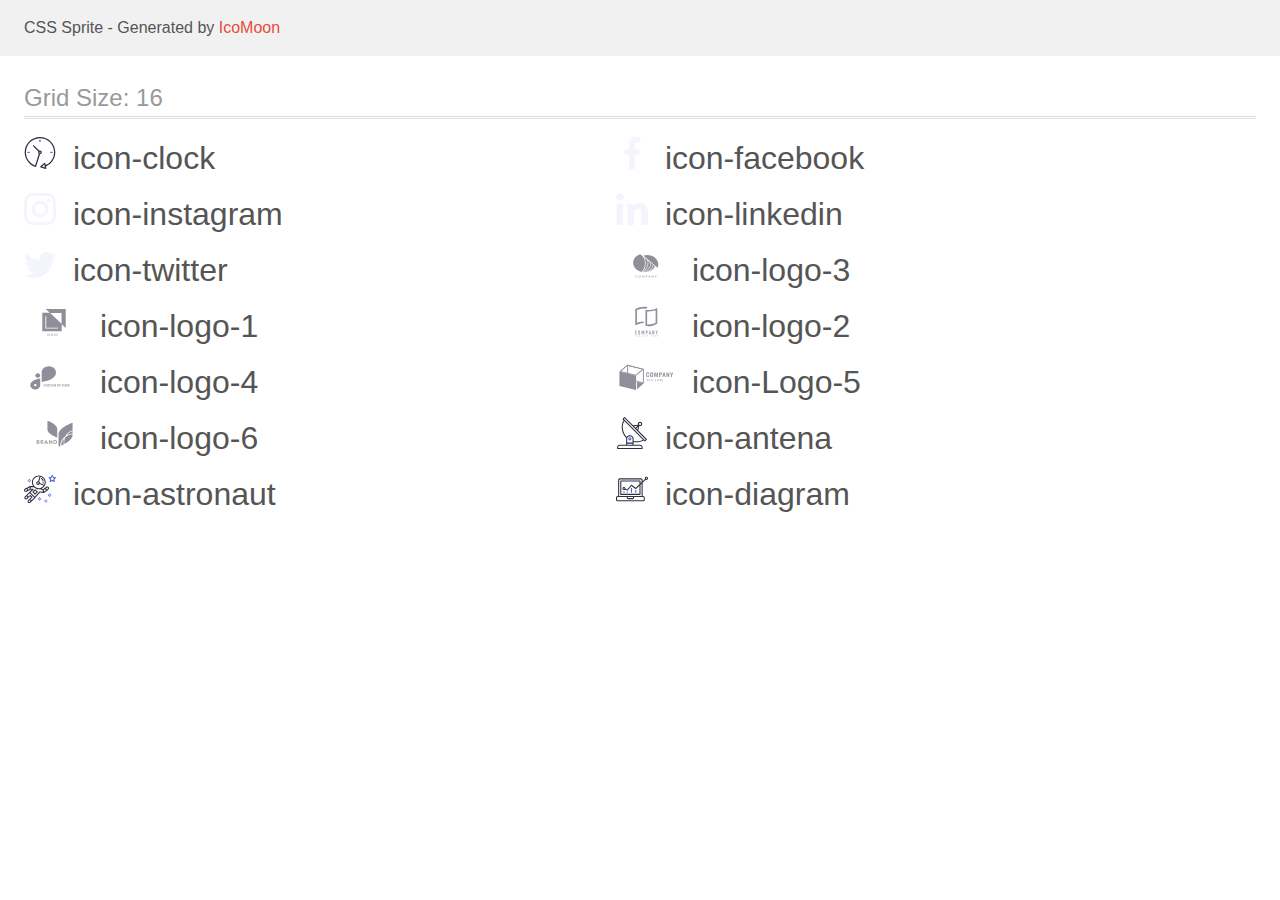
<file: icomoon/sprite/sprite.html>
<!doctype html>
<html>
<head>
    <title>CSS Sprite</title>
    <meta charset="utf-8">
    <meta name="viewport" content="width=device-width, initial-scale=1">
    <link href="sprite.css" rel="stylesheet">
</head>
<style>
    body {
        font-family: sans-serif;
        color: #555;
        margin: 0;
        line-height: 1.5;
    }
    a, a:visited {
        color: #e74c3c;
        text-decoration: none;
    }
    a:hover {
        box-shadow: 0 1px;
    }
    header {
        background: #F1F1F1;
    }
    p {
        margin: 1em 0;
    }
    h1 {
        font-size: 1.5em;
        font-weight: normal;
        margin: 1em 0 .75em;
        color: #999;
        box-shadow: 0 1px #ddd, 0 2px #fff, 0 3px #ddd;
    }
    .mhl {
        margin-left: 1.5em;
        margin-right: 1.5em;
    }
    .cell {
        float: left;
        margin-right: 1.5em;
        margin-bottom: .25em;
        width: 17em;
        overflow: hidden;
    }
    .cell span {
        margin-right: .25em;
    }
    .clearfix:before, .clearfix:after {
        content: " ";
        display: table;
    }
    .clearfix:after {
        clear: both;
    }
    .fs1 {
        font-size: 32px;
    }

</style>
<body>

<header class="clearfix">
    <p class="mhl">CSS Sprite - Generated by <a href="https://icomoon.io/app">IcoMoon</a></p>
</header>
    <div class="clearfix mhl">
        <h1>Grid Size: 16</h1>
        <div class="cell fs1">
            <span class="icon icon-clock"></span>
            icon-clock
        </div>
        <div class="cell fs1">
            <span class="icon icon-facebook"></span>
            icon-facebook
        </div>
        <div class="cell fs1">
            <span class="icon icon-instagram"></span>
            icon-instagram
        </div>
        <div class="cell fs1">
            <span class="icon icon-linkedin"></span>
            icon-linkedin
        </div>
        <div class="cell fs1">
            <span class="icon icon-twitter"></span>
            icon-twitter
        </div>
        <div class="cell fs1">
            <span class="icon icon-logo-3"></span>
            icon-logo-3
        </div>
        <div class="cell fs1">
            <span class="icon icon-logo-1"></span>
            icon-logo-1
        </div>
        <div class="cell fs1">
            <span class="icon icon-logo-2"></span>
            icon-logo-2
        </div>
        <div class="cell fs1">
            <span class="icon icon-logo-4"></span>
            icon-logo-4
        </div>
        <div class="cell fs1">
            <span class="icon icon-Logo-5"></span>
            icon-Logo-5
        </div>
        <div class="cell fs1">
            <span class="icon icon-logo-6"></span>
            icon-logo-6
        </div>
        <div class="cell fs1">
            <span class="icon icon-antena"></span>
            icon-antena
        </div>
        <div class="cell fs1">
            <span class="icon icon-astronaut"></span>
            icon-astronaut
        </div>
        <div class="cell fs1">
            <span class="icon icon-diagram"></span>
            icon-diagram
        </div>
  </div>

</body>
</html>
</file>
<file: css/styles.css>
:root {
  --navy-blue: #2e2f42;
  --slate: #434455;
  --light-slate: #8e8f99;
  --white: #ffffff;
  --cloud: #f4f4fd;
  --iris: #4d5ae5;
  --ocean: #404bbf;
  --cornflower: #e7e9fc;
  --green: #31d0aa;
}

* {
  margin: 0;
  padding: 0;
}

img {
  display: block;
  max-width: 100%;
  height: auto;
}
button {
  cursor: pointer;
  border: none;
  border-radius: 4px;
}
ul,
ol {
  list-style: none;
  margin: 0;
  padding-left: 0;
}

.section {
  padding: 120px 0;
}
body {
  background: var(--white);
  font-family: 'Roboto', sans-serif;
  color: var(--slate);
}

.list {
  list-style-type: none;
}

.link {
  text-decoration: none;
}
.header {
  border-bottom: 1px solid var(--cornflower);
  box-shadow: 0px 1px 6px 0px rgba(46, 47, 66, 0.08),
    0px 1px 1px 0px rgba(46, 47, 66, 0.16),
    0px 2px 1px 0px rgba(46, 47, 66, 0.08);
}
.header-navigation {
  display: flex;
  justify-content: space-between;
  align-items: center;
}

.nav {
  display: flex;
  align-items: center;
  justify-content: space-between;
}

.menu-nav {
  display: flex;
  gap: 40px;
}
.menu-nav-item {
  display: inline-block;
  color: var(--navy-blue);
  font-weight: 500;
  line-height: 1.5;
  letter-spacing: 0.02em;
  padding: 24px 0;
}

.menu-nav-item:active,
.menu-nav-item:hover,
.menu-nav-item:focus {
  color: var(--ocean);
}

.address {
  font-style: normal;
  display: flex;
  gap: 40px;
  padding: 24px 0;
}

.contact {
  color: var(--slate);
  line-height: 1.5;
  letter-spacing: 0.02em;
}

.contact:hover,
.contact:focus,
.contact:active {
  color: var(--ocean);
}

.logo {
  color: var(--iris);
  font-family: 'Raleway', sans-serif;
  font-size: 18px;
  font-weight: 800;
  line-height: 1.17;
  text-transform: uppercase;
  letter-spacing: 0.03em;
  margin-right: 76px;
}

.highlight-dark {
  color: var(--navy-blue);
}

.container {
  width: 1158px;
  padding: 0 15px;
  margin: 0 auto;
}
.first-section {
  background-color: var(--navy-blue);
  padding: 188px 0;
  background-image: linear-gradient(
      rgba(46, 47, 66, 0.7),
      rgba(46, 47, 66, 0.7)
    ),
    url(../images/people-office.jpg);
  background-size: cover;
  background-position: center;
  background-repeat: no-repeat;
  max-width: 1440px;
  margin: auto;
}

.header-solutions,
.header-portfolio {
  color: var(--WHITE, #fff);
  text-align: center;
  font-size: 56px;
  font-weight: 700;
  line-height: 1.07;
  letter-spacing: 0.02em;
}

.header-solutions {
  max-width: 496px;
  margin-right: auto;
  margin-left: auto;
}

.btn-order {
  font-family: 'Roboto', sans-serif;
  color: var(--white);
  background-color: var(--iris);
  font-size: 16px;
  font-weight: 500;
  line-height: 1.5;
  letter-spacing: 0.04em;
  border: none;
  cursor: pointer;
  display: block;
  min-width: 169px;
  height: 56px;
  border-radius: 4px;
  margin-top: 48px;
  margin-right: auto;
  margin-left: auto;
}

.btn-order:hover,
.btn-order:focus {
  color: var(--white);
  background-color: var(--ocean);
}
.icon {
  display: flex;
  justify-content: center;
  align-items: center;
  background-color: var(--cloud);
  height: 112px;
  border-radius: 4px;
  margin-bottom: 8px;
}

.goals-section {
  display: flex;
  padding: 120px 0;
}

.visually-hidden {
  position: absolute;
  width: 1px;
  height: 1px;
  margin: -1px;
  border: 0;
  padding: 0;
  white-space: nowrap;
  clip-path: inset(100%);
  clip: rect(0 0 0 0);
  overflow: hidden;
}

.goals {
  display: flex;
  gap: 24px;
}
.goals-list-item {
  width: calc((100% - 72px) / 4);
}
.tasks {
  display: flex;
  flex-direction: column;
  padding-top: 0;
  padding-bottom: 120px;
}
.photo-section {
  display: flex;
  gap: 24px;
  justify-content: center;
}
.photo-section-item {
  width: calc((100% - 48px) / 3);
}
.header-third {
  font-size: 20px;
  font-weight: 500;
  line-height: 1.2;
  letter-spacing: 0.02em;
  color: var(--navy-blue);
  margin-bottom: 8px;
}

.name {
  text-align: center;
  margin-bottom: 8px;
}

.position {
  text-align: center;
}

.paragraph {
  line-height: 1.5;
  letter-spacing: 0.02em;
  color: var(--slate);
  margin-bottom: 8px;
}

.our-team {
  background-color: var(--cloud);
  display: flex;
  flex-direction: column;
}
.team {
  display: flex;
  gap: 24px;
}
.header-second {
  color: var(--navy-blue);
  text-align: center;
  font-size: 36px;
  font-weight: 700;
  line-height: 1.11;
  letter-spacing: 0.02em;
  text-transform: capitalize;
  margin-bottom: 72px;
}

.team-list-item {
  background-color: var(--white);
  width: calc((100% - 72px) / 4);
  border-radius: 0px 0px 4px 4px;
  box-shadow: 0px 2px 1px 0px rgba(46, 47, 66, 0.08),
    0px 1px 1px 0px rgba(46, 47, 66, 0.16),
    0px 1px 6px 0px rgba(46, 47, 66, 0.08);
}
.name-position {
  padding: 32px 0px;
}

.team-svg {
  fill: var(--cloud);
}
.team-socials {
  display: flex;
  justify-content: center;
  gap: 24px;
}
.team-socials-item {
  width: 40px;
  height: 40px;
}

.team-socials-link {
  width: 100%;
  height: 100%;
  background-color: #4d5ae5;
  border-radius: 50%;
  display: flex;
  align-items: center;
  justify-content: center;
}
.team-socials-link:hover,
.team-socials-link:focus {
  background-color: var(--ocean);
}
.portfolio {
  padding-top: 96px;
  padding-bottom: 120px;
}
.btn {
  display: flex;
  justify-content: center;
  gap: 24px;
  margin-bottom: 72px;
}
.btn-menu {
  color: var(--iris);
  background-color: var(--cloud);
  border: none;
  text-align: center;
  font-size: 16px;
  font-weight: 500;
  line-height: 1.5;
  letter-spacing: 0.64px;
  cursor: pointer;
  font-family: 'Roboto', sans-serif;
  padding: 12px 24px;
  border: 1px solid #e7e9fc;
}

.btn-menu:hover,
.btn-menu:focus,
.btn-menu:active {
  color: var(--white);
  background-color: var(--ocean);
  border: 1px solid transparent;
  box-shadow: 0px 2px 2px 0px rgba(0, 0, 0, 0.12),
    0px 2px 1px 0px rgba(0, 0, 0, 0.08), 0px 3px 1px 0px rgba(0, 0, 0, 0.1);
}
.photos {
  display: flex;
  flex-wrap: wrap;
  column-gap: 24px;
  row-gap: 48px;
}
.photos-list-item {
  width: calc((100% - 48px) / 3);
}
.photos-link {
  display: block;
}

.photos-link:hover,
.photos-link:focus,
.photos-link:active {
  box-shadow: 0px 2px 1px 0px rgba(46, 47, 66, 0.08),
    0px 1px 1px 0px rgba(46, 47, 66, 0.16),
    0px 1px 6px 0px rgba(46, 47, 66, 0.08);
}
.description {
  padding: 32px 16px;
  border: 1px solid var(--cornflower);
  border-top: none;
}
.photos-list {
  list-style-type: none;
}

.photos .link {
  cursor: pointer;
}

.photos-header {
  color: var(--navy-blue);
  font-size: 20px;
  font-weight: 500;
  line-height: 1.2;
  letter-spacing: 0.4px;
  margin-bottom: 8px;
}

.photos-paragraph {
  color: var(--slate);
  line-height: 1.5;
  letter-spacing: 0.32px;
}
.customers-icons {
  display: flex;
  justify-content: center;
  gap: 24px;
}
.customers-icons-item {
  width: calc((100% - 120px) / 6);
  height: 88px;
}
.customers-icons-link {
  width: 100%;
  height: 100%;
  color: var(--light-slate);
  display: flex;
  align-items: center;
  justify-content: center;
  border-radius: 4px;
  border: 1px solid var(--LIGHT-SLATE, #8e8f99);
}

.customers-icons-link:hover,
.customers-icons-link:focus {
  color: var(--ocean);
  border: 1px solid var(--ocean);
}

.icon-customer {
  fill: currentColor;
}

.highlight-bright {
  color: var(--cloud);
}
.footer {
  background-color: var(--navy-blue);
  padding: 100px 0;
}

.container-footer {
  display: flex;
  align-items: baseline;
  padding: 0 15px;
}
.content-footer {
  margin-right: 120px;
}

.footer-logo {
  color: var(--iris);
  font-family: 'Raleway', sans-serif;
  font-size: 18px;
  font-weight: 800;
  line-height: 1.17;
  text-transform: uppercase;
  letter-spacing: 0.03em;
  display: inline-block;
  margin-bottom: 16px;
}

.footer-paragraph {
  line-height: 1.5;
  letter-spacing: 0.02em;
  color: var(--cloud);
  max-width: 264px;
}

.socials-paragraph {
  font-weight: 500;
  font-size: 16px;
  line-height: 1.5;
  letter-spacing: 0.02em;
  color: var(--white);
  margin-bottom: 16px;
}

.socials-footer-icon {
  display: flex;
  gap: 16px;
}

.socials-footer-item {
  width: 40px;
  height: 40px;
}

.socials-footer-link {
  width: 100%;
  height: 100%;
  background-color: #4d5ae5;
  border-radius: 50%;
  display: flex;
  align-items: center;
  justify-content: center;
}
.socials-footer-link:hover,
.socials-footer-link:focus {
  background-color: var(--green);
}

.icon-svg {
  fill: var(--cloud);
}
</file>
<file: icomoon (1)/demo-files/demo.css>
body {
  padding: 0;
  margin: 0;
  font-family: sans-serif;
  font-size: 1em;
  line-height: 1.5;
  color: #555;
  background: #fff;
}
h1 {
  font-size: 1.5em;
  font-weight: normal;
  box-shadow: 0 1px #ddd, 0 2px #fff, 0 3px #ddd;
}
small {
  font-size: .66666667em;
}
a {
  color: #e74c3c;
  text-decoration: none;
}
a:hover, a:focus {
  box-shadow: 0 1px #e74c3c;
}
.bshadow0, input {
  box-shadow: inset 0 -2px #e7e7e7;
}
input:hover {
  box-shadow: inset 0 -2px #ccc;
}
input, fieldset {
  font-size: 1em;
  margin: 0;
  padding: 0;
  border: 0;
}
input {
  color: inherit;
  line-height: 1.5;
  height: 1.5em;
  padding: .25em 0;
}
input:focus {
  outline: none;
  box-shadow: inset 0 -2px #449fdb;
}
.glyph {
  font-size: 16px;
  margin-right: 1.5em;
  float: left;
  width: 17em;
}
svg {
  color: #000;
}
.liga {
  width: 80%;
  width: calc(100% - 2.5em);
}
.talign-right {
  text-align: right;
}
.talign-center {
  text-align: center;
}
.bgc1 {
  background: #f1f1f1;
}
.fgc0 {
  color: #000;
}
.fgc1 {
  color: #999;
}
p {
  margin-top: 1em;
  margin-bottom: 1em;
}
.mvm {
  margin-top: .75em;
  margin-bottom: .75em;
}
.mtn {
  margin-top: 0;
}
.mtl, .mal {
  margin-top: 1.5em;
}
.mbl, .mal {
  margin-bottom: 1.5em;
}
.mal, .mhl {
  margin-left: 1.5em;
  margin-right: 1.5em;
}
.mhmm {
  margin-left: 1em;
  margin-right: 1em;
}
.ptl {
  padding-top: 1.5em;
}
.pbs, .pvs {
  padding-bottom: .25em;
}
.pvs, .pts {
  padding-top: .25em;
}
.unit {
  float: left;
}
.unitRight {
  float: right;
}
.size1of2 {
  width: 50%;
}
.size1of1 {
  width: 100%;
}
.clearfix:before, .clearfix:after {
  content: " ";
  display: table;
}
.clearfix:after {
  clear: both;
}
.hidden-true {
  display: none;
}
.textbox0 {
  width: 3em;
  background: #f1f1f1;
  padding: .25em .5em;
  line-height: 1.5;
  height: 1.5em;
}
.fs0 {
  font-size: 16px;
}
.fs1 {
  font-size: 32px;
}
.name {
  margin-left: .25em;
}
</file>
<file: icomoon (1)/style.css>
.icon {
  display: inline-block;
  width: 1em;
  height: 1em;
  stroke-width: 0;
  stroke: currentColor;
  fill: currentColor;
}

/* ==========================================
Single-colored icons can be modified like so:
.icon-name {
  font-size: 32px;
  color: red;
}
========================================== */

.icon-Logo-2 {
  width: 1.857421875em;
}

.icon-Logo-3 {
  width: 1.857421875em;
}

.icon-Logo-4 {
  width: 1.857421875em;
}

.icon-Logo {
  width: 1.857421875em;
}

.icon-Logo-5 {
  width: 1.857421875em;
}

.icon-Logo-1 {
  width: 1.857421875em;
}
</file>
<file: icomoon/demo-files/demo.css>
body {
  padding: 0;
  margin: 0;
  font-family: sans-serif;
  font-size: 1em;
  line-height: 1.5;
  color: #555;
  background: #fff;
}
h1 {
  font-size: 1.5em;
  font-weight: normal;
  box-shadow: 0 1px #ddd, 0 2px #fff, 0 3px #ddd;
}
small {
  font-size: .66666667em;
}
a {
  color: #e74c3c;
  text-decoration: none;
}
a:hover, a:focus {
  box-shadow: 0 1px #e74c3c;
}
.bshadow0, input {
  box-shadow: inset 0 -2px #e7e7e7;
}
input:hover {
  box-shadow: inset 0 -2px #ccc;
}
input, fieldset {
  font-size: 1em;
  margin: 0;
  padding: 0;
  border: 0;
}
input {
  color: inherit;
  line-height: 1.5;
  height: 1.5em;
  padding: .25em 0;
}
input:focus {
  outline: none;
  box-shadow: inset 0 -2px #449fdb;
}
.glyph {
  font-size: 16px;
  margin-right: 1.5em;
  float: left;
  width: 17em;
}
svg {
  color: #000;
}
.liga {
  width: 80%;
  width: calc(100% - 2.5em);
}
.talign-right {
  text-align: right;
}
.talign-center {
  text-align: center;
}
.bgc1 {
  background: #f1f1f1;
}
.fgc0 {
  color: #000;
}
.fgc1 {
  color: #999;
}
p {
  margin-top: 1em;
  margin-bottom: 1em;
}
.mvm {
  margin-top: .75em;
  margin-bottom: .75em;
}
.mtn {
  margin-top: 0;
}
.mtl, .mal {
  margin-top: 1.5em;
}
.mbl, .mal {
  margin-bottom: 1.5em;
}
.mal, .mhl {
  margin-left: 1.5em;
  margin-right: 1.5em;
}
.mhmm {
  margin-left: 1em;
  margin-right: 1em;
}
.ptl {
  padding-top: 1.5em;
}
.pbs, .pvs {
  padding-bottom: .25em;
}
.pvs, .pts {
  padding-top: .25em;
}
.unit {
  float: left;
}
.unitRight {
  float: right;
}
.size1of2 {
  width: 50%;
}
.size1of1 {
  width: 100%;
}
.clearfix:before, .clearfix:after {
  content: " ";
  display: table;
}
.clearfix:after {
  clear: both;
}
.hidden-true {
  display: none;
}
.textbox0 {
  width: 3em;
  background: #f1f1f1;
  padding: .25em .5em;
  line-height: 1.5;
  height: 1.5em;
}
.fs0 {
  font-size: 16px;
}
.fs1 {
  font-size: 32px;
}
.name {
  margin-left: .25em;
}
</file>
<file: icomoon/style.css>
.icon {
  display: inline-block;
  width: 1em;
  height: 1em;
  stroke-width: 0;
  stroke: currentColor;
  fill: currentColor;
}

/* ==========================================
Single-colored icons can be modified like so:
.icon-name {
  font-size: 32px;
  color: red;
}
========================================== */

.icon-logo-3 {
  width: 1.857421875em;
}

.icon-logo-1 {
  width: 1.857421875em;
}

.icon-logo-2 {
  width: 1.857421875em;
}

.icon-logo-4 {
  width: 1.857421875em;
}

.icon-Logo-5 {
  width: 1.857421875em;
}

.icon-logo-6 {
  width: 1.857421875em;
}
</file>
<file: icomoon/sprite/sprite.css>
.icon {
  display: inline-block;
  background-repeat: no-repeat;
  background-image: url(sprite.svg);
}
.icon-clock {
  width: 32px;
  height: 32px;
  background-position: 0 0;
}
.icon-facebook {
  width: 32px;
  height: 32px;
  background-position: -48px 0;
}
.icon-instagram {
  width: 32px;
  height: 32px;
  background-position: -96px 0;
}
.icon-linkedin {
  width: 32px;
  height: 32px;
  background-position: -144px 0;
}
.icon-twitter {
  width: 32px;
  height: 32px;
  background-position: -192px 0;
}
.icon-logo-3 {
  width: 59px;
  height: 32px;
  background-position: -240px 0;
}
.icon-logo-1 {
  width: 59px;
  height: 32px;
  background-position: -336px 0;
}
.icon-logo-2 {
  width: 59px;
  height: 32px;
  background-position: -432px 0;
}
.icon-logo-4 {
  width: 59px;
  height: 32px;
  background-position: -528px 0;
}
.icon-Logo-5 {
  width: 59px;
  height: 32px;
  background-position: -624px 0;
}
.icon-logo-6 {
  width: 59px;
  height: 32px;
  background-position: 0 -48px;
}
.icon-antena {
  width: 32px;
  height: 32px;
  background-position: -96px -48px;
}
.icon-astronaut {
  width: 32px;
  height: 32px;
  background-position: -144px -48px;
}
.icon-diagram {
  width: 32px;
  height: 32px;
  background-position: -192px -48px;
}
</file>
